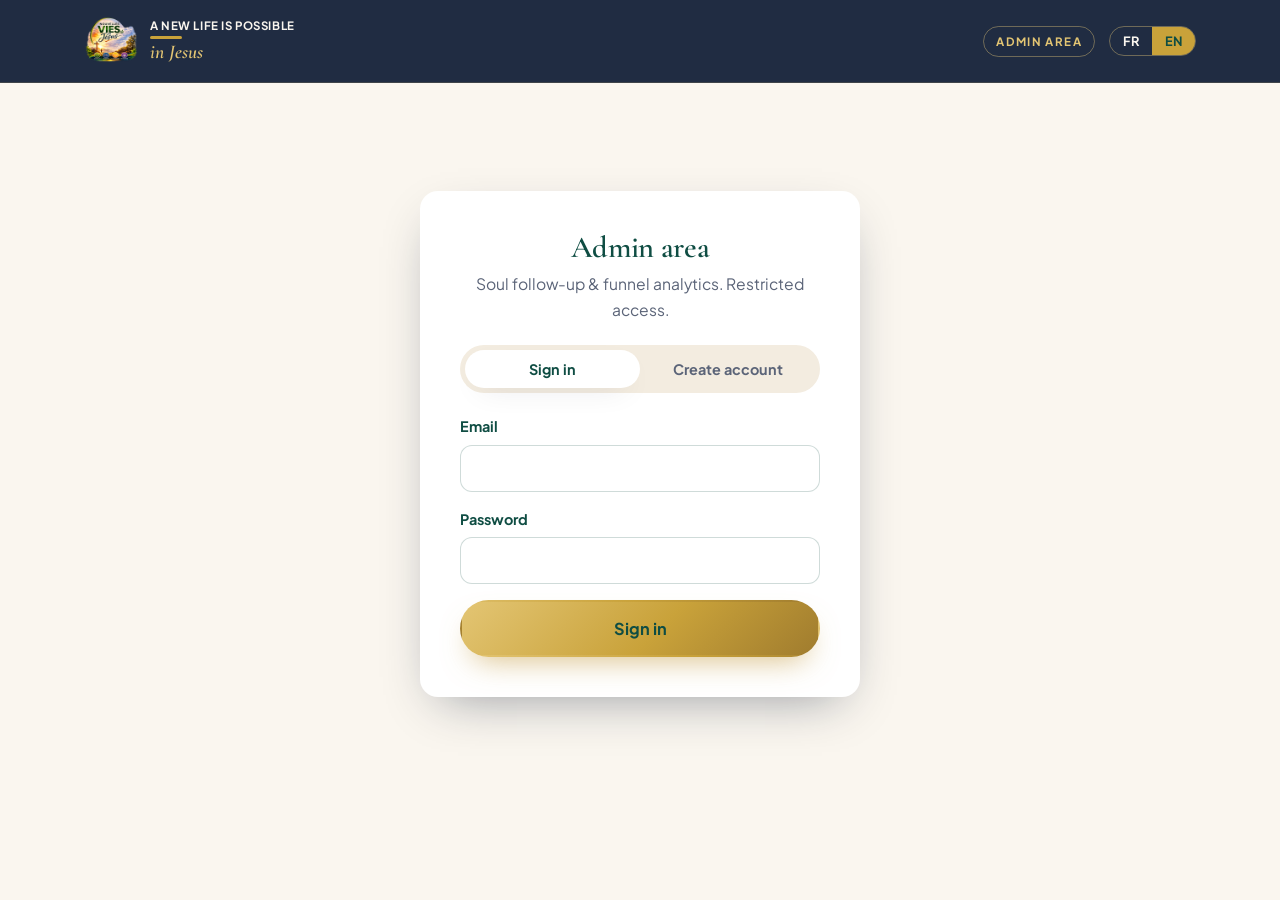
<file: admin.html>
<!DOCTYPE html>
<html lang="fr">
<head>
  <meta charset="UTF-8" />
  <meta name="viewport" content="width=device-width, initial-scale=1.0" />
  <title>Espace responsable — Nouvelles Vies en Jésus</title>
  <meta name="robots" content="noindex, nofollow" />
  <link rel="preconnect" href="https://fonts.googleapis.com" />
  <link rel="preconnect" href="https://fonts.gstatic.com" crossorigin />
  <link href="https://fonts.googleapis.com/css2?family=Cormorant+Garamond:ital,wght@0,500;0,600;1,500;1,600&family=Plus+Jakarta+Sans:wght@400;500;600;700;800&display=swap" rel="stylesheet" />
  <link rel="stylesheet" href="assets/css/styles.css" />
  <link rel="stylesheet" href="assets/css/admin.css" />
  <link rel="icon" href="favicon.ico" sizes="any" />
  <link rel="icon" type="image/png" sizes="32x32" href="assets/img/favicon-32.png" />
  <link rel="icon" type="image/png" sizes="16x16" href="assets/img/favicon-16.png" />
  <link rel="apple-touch-icon" href="assets/img/apple-touch-icon.png" />
  <meta name="theme-color" content="#0f4d43" />
</head>
<body>
  <header class="site-header">
    <nav class="nav">
      <a class="brand" href="index.html">
        <img class="brand-logo-img" src="assets/img/logo-main.png" alt="Nouvelles Vies en Jésus" width="54" height="54" />
        <span class="brand-name">
          <span class="bn-top" data-ai="brand.tag1">Une Nouvelle Vie est possible</span>
          <span class="brand-bar"></span>
          <span class="bn-bottom" data-ai="brand.tag2">en Jésus</span>
        </span>
      </a>
      <div class="nav-actions">
        <span class="admin-badge" data-ai="admin.area">Espace responsable</span>
        <div class="lang-switch" role="group" aria-label="Langue">
          <button data-lang="fr">FR</button>
          <button data-lang="en">EN</button>
        </div>
        <button class="btn-logout" id="logout-btn" hidden data-ai="admin.logout">Déconnexion</button>
      </div>
    </nav>
  </header>

  <!-- ============== VUE AUTH ============== -->
  <main class="admin-main" id="view-auth">
    <div class="auth-card">
      <div class="auth-head">
        <h1 data-ai="auth.title">Espace responsable</h1>
        <p data-ai="auth.sub">Suivi des âmes & statistiques du tunnel. Accès réservé.</p>
      </div>

      <div class="auth-tabs">
        <button class="auth-tab active" data-tab="login" data-ai="auth.tab.login">Connexion</button>
        <button class="auth-tab" data-tab="signup" data-ai="auth.tab.signup">Créer un compte</button>
      </div>

      <!-- Connexion -->
      <form class="auth-form" id="login-form">
        <div class="field">
          <label for="login-email" data-ai="auth.email">Email</label>
          <input id="login-email" type="email" autocomplete="email" required />
        </div>
        <div class="field">
          <label for="login-password" data-ai="auth.password">Mot de passe</label>
          <input id="login-password" type="password" autocomplete="current-password" required />
        </div>
        <button type="submit" class="btn btn-primary btn-block" data-ai="auth.login.cta">Se connecter</button>
      </form>

      <!-- Inscription -->
      <form class="auth-form" id="signup-form" hidden>
        <div class="field">
          <label for="signup-name" data-ai="auth.name">Ton nom</label>
          <input id="signup-name" type="text" autocomplete="name" />
        </div>
        <div class="field">
          <label for="signup-email" data-ai="auth.email">Email</label>
          <input id="signup-email" type="email" autocomplete="email" required />
        </div>
        <div class="field">
          <label for="signup-password" data-ai="auth.password.new">Mot de passe (8 caractères min.)</label>
          <input id="signup-password" type="password" autocomplete="new-password" minlength="8" required />
        </div>
        <div class="field">
          <label for="signup-code" data-ai="auth.code">Code d'invitation</label>
          <input id="signup-code" type="text" autocomplete="off" required />
          <small class="hint" data-ai="auth.code.hint">Fourni par l'administrateur du site (variable ADMIN_SIGNUP_CODE).</small>
        </div>
        <button type="submit" class="btn btn-primary btn-block" data-ai="auth.signup.cta">Créer mon compte</button>
      </form>

      <p class="auth-msg" id="auth-msg" hidden></p>
    </div>
  </main>

  <!-- ============== VUE DASHBOARD ============== -->
  <main class="admin-main" id="view-dash" hidden>
    <div class="dash-top">
      <div>
        <h1 id="dash-greeting">Bonjour</h1>
        <p class="dash-meta" id="dash-meta"></p>
      </div>
      <div class="dash-actions">
        <button class="btn-soft" id="refresh-btn" data-ai="dash.refresh">↻ Rafraîchir</button>
      </div>
    </div>

    <p class="dash-error" id="dash-error" hidden></p>

    <!-- KPI -->
    <section class="kpi-grid" id="kpi-grid"></section>

    <!-- Activation du tunnel (ce qui se passe AVANT la capture) -->
    <section class="panel">
      <div class="panel-head">
        <h2 data-ai="act.title">Activation du tunnel — 30 derniers jours</h2>
        <span class="panel-hint" data-ai="act.hint">Ce qui se passe avant la capture : visites, quiz, opt-in, prière.</span>
      </div>
      <div id="activation-body"></div>
    </section>

    <!-- Origine des visiteurs (pays + villes) -->
    <section class="panel">
      <div class="panel-head">
        <div>
          <h2 data-ai="geo.title">Origine des visiteurs — 30 derniers jours</h2>
          <span class="panel-hint" data-ai="geo.hint">Pays et ville détectés par Netlify à partir de l'IP (jamais stockée). Aucune donnée personnelle.</span>
        </div>
        <div class="geo-toggles">
          <div class="view-toggle" id="geo-audience-toggle" role="group" aria-label="Audience">
            <button data-audience="humans" data-ai="geo.aud.humans">👤 Humains</button>
            <button data-audience="bots" data-ai="geo.aud.bots">🤖 Robots</button>
          </div>
          <div class="view-toggle" id="geo-view-toggle" role="group" aria-label="Mode d'affichage">
            <button data-view="list" data-ai="geo.view.list">Liste</button>
            <button data-view="map" data-ai="geo.view.map">Carte</button>
          </div>
        </div>
      </div>
      <div id="geo-body"></div>
    </section>

    <!-- Graphiques -->
    <section class="charts">
      <div class="chart-card">
        <h3 data-ai="chart.funnel">Tunnel de conversion</h3>
        <div id="chart-funnel" class="funnel"></div>
      </div>
      <div class="chart-card">
        <h3 data-ai="chart.persona">Par profil (persona)</h3>
        <div id="chart-persona" class="barlist"></div>
      </div>
      <div class="chart-card">
        <h3 data-ai="chart.lang">Par langue</h3>
        <div id="chart-lang" class="barlist"></div>
      </div>
      <div class="chart-card">
        <h3 data-ai="chart.source">Sources principales</h3>
        <div id="chart-source" class="barlist"></div>
      </div>
      <div class="chart-card wide">
        <h3 data-ai="chart.timeseries">Nouvelles âmes — 30 derniers jours</h3>
        <div id="chart-timeseries" class="spark-wrap"></div>
      </div>
      <div class="chart-card">
        <h3 data-ai="chart.nurturing">Nurturing envoyé</h3>
        <div id="chart-nurturing" class="barlist"></div>
      </div>
    </section>

    <!-- À relancer -->
    <section class="panel">
      <div class="panel-head">
        <h2 data-ai="followup.title">À relancer en priorité</h2>
        <span class="panel-hint" data-ai="followup.hint">Âmes au stade « Lead », sans RDV, depuis 7 jours ou plus.</span>
      </div>
      <div id="followup-list" class="followup-list"></div>
    </section>

    <!-- Table des âmes -->
    <section class="panel">
      <div class="panel-head">
        <h2 data-ai="leads.title">Toutes les âmes</h2>
        <div class="panel-tools">
          <div class="view-toggle" id="leads-view-toggle" role="group" aria-label="Mode d'affichage">
            <button data-view="table" data-ai="leads.view.table">Tableau</button>
            <button data-view="cards" data-ai="leads.view.cards">Fiches</button>
          </div>
          <input type="search" id="lead-search" data-ai-ph="leads.search" placeholder="Rechercher (nom, email)…" />
          <select id="filter-persona"><option value="" data-ai="leads.allpersona">Tous profils</option></select>
          <select id="filter-stage"><option value="" data-ai="leads.allstage">Toutes étapes</option></select>
          <button class="btn-soft" id="export-btn" data-ai="leads.export">⤓ Export CSV</button>
        </div>
      </div>
      <div id="leads-view">
        <div class="table-wrap" id="leads-table-wrap">
          <table class="leads-table" id="leads-table">
            <thead>
              <tr>
                <th data-ai="th.name">Nom</th>
                <th data-ai="th.contact">Contact</th>
                <th data-ai="th.persona">Profil</th>
                <th data-ai="th.entered">Entrée</th>
                <th data-ai="th.stage">Étape</th>
                <th data-ai="th.actions">Actions</th>
              </tr>
            </thead>
            <tbody id="leads-tbody"></tbody>
          </table>
        </div>
        <div class="leads-cards" id="leads-cards" hidden></div>
        <p class="table-empty" id="table-empty" hidden data-ai="leads.empty">Aucune âme pour ces filtres.</p>
      </div>
    </section>

    <footer class="dash-foot">
      <span>© <span id="dash-year">2026</span> Nouvelles Vies en Jésus</span>
      <a href="index.html" data-ai="dash.backsite">← Retour au site</a>
    </footer>
  </main>

  <script src="assets/js/admin-data.js"></script>
  <script src="assets/js/admin.js"></script>
</body>
</html>
</file>
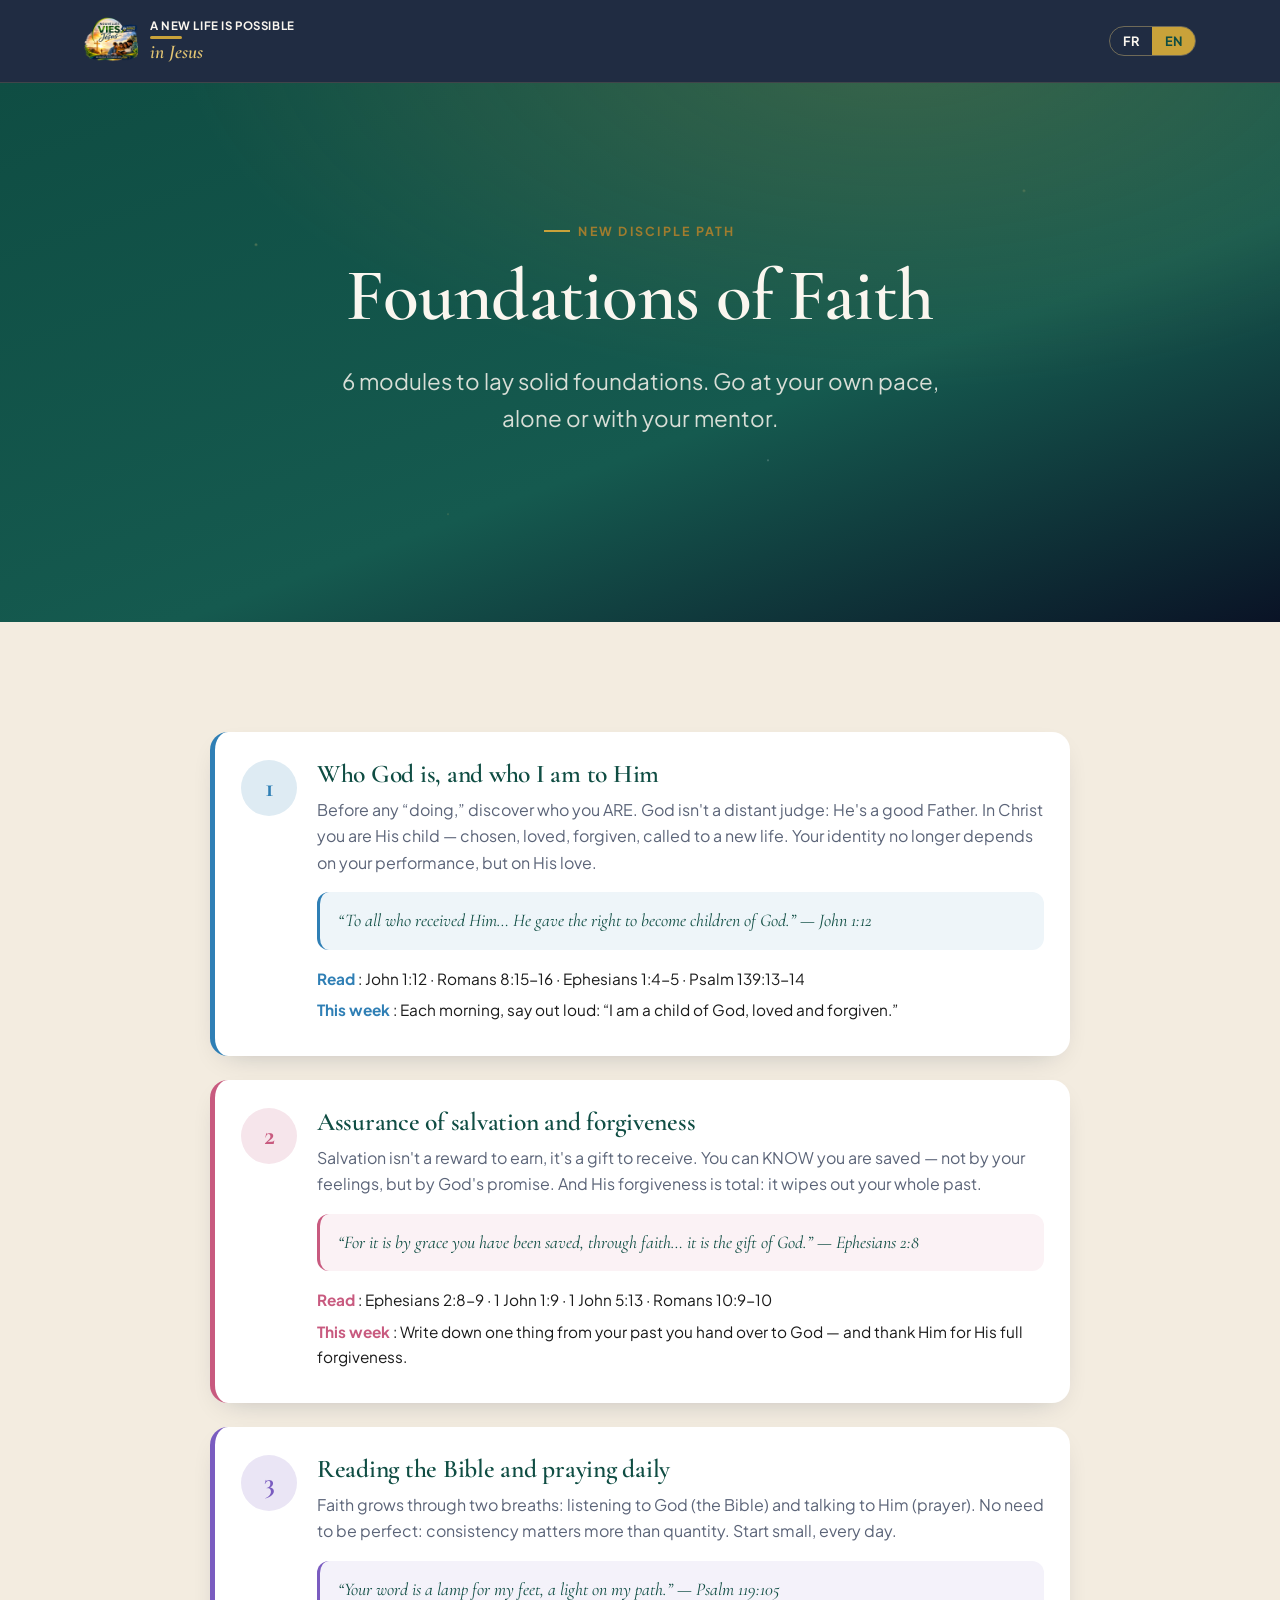
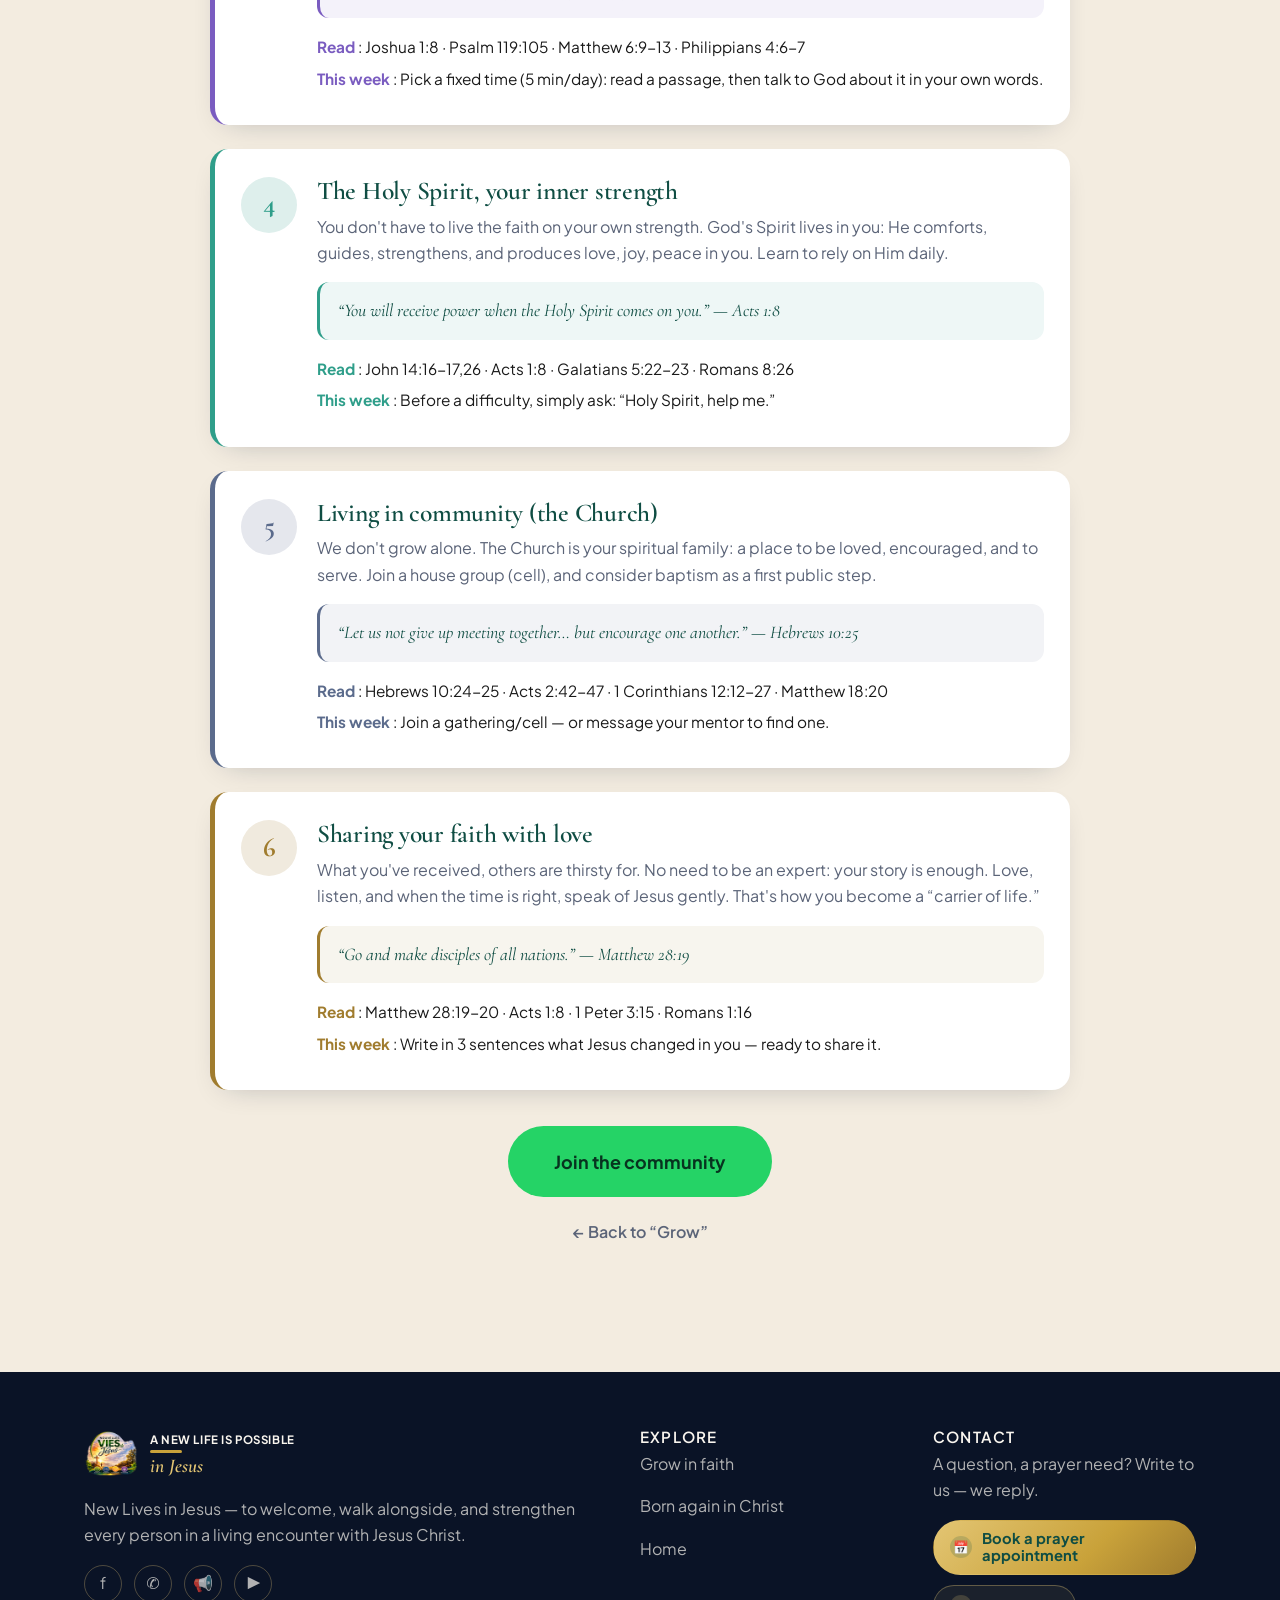
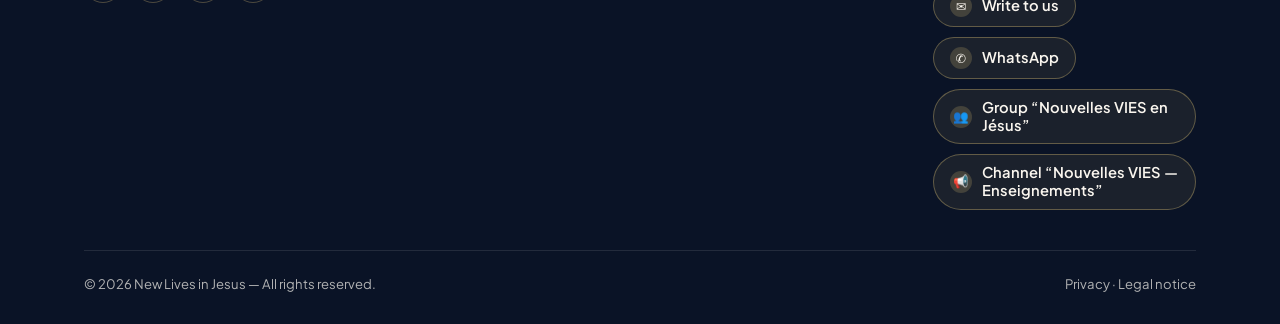
<file: fondations.html>
<!DOCTYPE html>
<html lang="fr">
<head>
  <meta charset="UTF-8" />
  <meta name="viewport" content="width=device-width, initial-scale=1.0" />
  <title>Fondations de la foi — Nouvelles Vies en Jésus</title>
  <meta name="description" content="6 modules pour poser des bases solides : identité en Christ, salut assuré, Bible & prière, Saint-Esprit, l'Église, partager sa foi." />
  <meta name="robots" content="noindex" />
  <link rel="preconnect" href="https://fonts.googleapis.com" />
  <link rel="preconnect" href="https://fonts.gstatic.com" crossorigin />
  <link href="https://fonts.googleapis.com/css2?family=Cormorant+Garamond:ital,wght@0,500;0,600;1,500;1,600&family=Plus+Jakarta+Sans:wght@400;500;600;700;800&display=swap" rel="stylesheet" />
  <link rel="stylesheet" href="assets/css/styles.css" />
  <link rel="icon" href="favicon.ico" sizes="any" />
  <link rel="icon" type="image/png" sizes="32x32" href="assets/img/favicon-32.png" />
  <link rel="icon" type="image/png" sizes="16x16" href="assets/img/favicon-16.png" />
  <link rel="apple-touch-icon" href="assets/img/apple-touch-icon.png" />
  <link rel="manifest" href="site.webmanifest" />
  <meta name="theme-color" content="#0f4d43" />
</head>
<body>
  <header class="site-header">
    <nav class="nav">
      <a class="brand" href="index.html">
        <img class="brand-logo-img" src="assets/img/logo-grandir.png" alt="Nouvelles Vies en Jésus" width="54" height="54" />
        <span class="brand-name">
          <span class="bn-top" data-i18n="brand.tag1">Une Nouvelle Vie est possible</span>
          <span class="brand-bar"></span>
          <span class="bn-bottom" data-i18n="brand.tag2">en Jésus</span>
        </span>
      </a>
      <div class="nav-actions">
        <div class="lang-switch" role="group" aria-label="Langue">
          <button data-lang="fr">FR</button>
          <button data-lang="en">EN</button>
        </div>
      </div>
    </nav>
  </header>

  <section class="hero">
    <div class="container">
      <span class="eyebrow" data-i18n="fond.hero.eyebrow">Parcours du nouveau disciple</span>
      <h1 data-i18n="fond.hero.title">Fondations de la foi</h1>
      <p class="hero-sub" data-i18n="fond.hero.sub">6 modules pour poser des bases solides…</p>
    </div>
  </section>

  <section class="bg-cream-2">
    <div class="container">
      <div class="modules">

        <article class="module reveal" style="--accent:var(--p1)">
          <div class="module-num">1</div>
          <div class="module-body">
            <h2 data-i18n="gr.mod1">Qui est Dieu, et qui je suis pour Lui</h2>
            <p class="module-obj" data-i18n="fond.mod1.obj"></p>
            <blockquote class="module-key" data-i18n="fond.mod1.key"></blockquote>
            <div class="module-meta">
              <p><strong data-i18n="fond.label.verses">À lire</strong> : <span data-i18n="fond.mod1.verses"></span></p>
              <p><strong data-i18n="fond.label.do">Cette semaine</strong> : <span data-i18n="fond.mod1.do"></span></p>
            </div>
          </div>
        </article>

        <article class="module reveal" style="--accent:var(--p2)">
          <div class="module-num">2</div>
          <div class="module-body">
            <h2 data-i18n="gr.mod2">L'assurance du salut et le pardon</h2>
            <p class="module-obj" data-i18n="fond.mod2.obj"></p>
            <blockquote class="module-key" data-i18n="fond.mod2.key"></blockquote>
            <div class="module-meta">
              <p><strong data-i18n="fond.label.verses">À lire</strong> : <span data-i18n="fond.mod2.verses"></span></p>
              <p><strong data-i18n="fond.label.do">Cette semaine</strong> : <span data-i18n="fond.mod2.do"></span></p>
            </div>
          </div>
        </article>

        <article class="module reveal" style="--accent:var(--p3)">
          <div class="module-num">3</div>
          <div class="module-body">
            <h2 data-i18n="gr.mod3">Lire la Bible et prier au quotidien</h2>
            <p class="module-obj" data-i18n="fond.mod3.obj"></p>
            <blockquote class="module-key" data-i18n="fond.mod3.key"></blockquote>
            <div class="module-meta">
              <p><strong data-i18n="fond.label.verses">À lire</strong> : <span data-i18n="fond.mod3.verses"></span></p>
              <p><strong data-i18n="fond.label.do">Cette semaine</strong> : <span data-i18n="fond.mod3.do"></span></p>
            </div>
          </div>
        </article>

        <article class="module reveal" style="--accent:var(--p4)">
          <div class="module-num">4</div>
          <div class="module-body">
            <h2 data-i18n="gr.mod4">Le Saint-Esprit, ta force intérieure</h2>
            <p class="module-obj" data-i18n="fond.mod4.obj"></p>
            <blockquote class="module-key" data-i18n="fond.mod4.key"></blockquote>
            <div class="module-meta">
              <p><strong data-i18n="fond.label.verses">À lire</strong> : <span data-i18n="fond.mod4.verses"></span></p>
              <p><strong data-i18n="fond.label.do">Cette semaine</strong> : <span data-i18n="fond.mod4.do"></span></p>
            </div>
          </div>
        </article>

        <article class="module reveal" style="--accent:var(--p5)">
          <div class="module-num">5</div>
          <div class="module-body">
            <h2 data-i18n="gr.mod5">Vivre en communauté (l'Église)</h2>
            <p class="module-obj" data-i18n="fond.mod5.obj"></p>
            <blockquote class="module-key" data-i18n="fond.mod5.key"></blockquote>
            <div class="module-meta">
              <p><strong data-i18n="fond.label.verses">À lire</strong> : <span data-i18n="fond.mod5.verses"></span></p>
              <p><strong data-i18n="fond.label.do">Cette semaine</strong> : <span data-i18n="fond.mod5.do"></span></p>
            </div>
          </div>
        </article>

        <article class="module reveal" style="--accent:var(--gold-deep)">
          <div class="module-num">6</div>
          <div class="module-body">
            <h2 data-i18n="gr.mod6">Partager ta foi avec amour</h2>
            <p class="module-obj" data-i18n="fond.mod6.obj"></p>
            <blockquote class="module-key" data-i18n="fond.mod6.key"></blockquote>
            <div class="module-meta">
              <p><strong data-i18n="fond.label.verses">À lire</strong> : <span data-i18n="fond.mod6.verses"></span></p>
              <p><strong data-i18n="fond.label.do">Cette semaine</strong> : <span data-i18n="fond.mod6.do"></span></p>
            </div>
          </div>
        </article>

      </div>

      <div class="center reveal" style="margin-top:36px">
        <a class="btn btn-whatsapp btn-lg" href="https://chat.whatsapp.com/0vazCnCIMag0OAsYUtuO1z" target="_blank" rel="noopener" data-i18n="fond.cta">Rejoindre la communauté</a>
        <p class="mt-2"><a href="grandir.html" style="color:var(--muted);font-weight:600" data-i18n="fond.back">← Revenir à « Grandir »</a></p>
      </div>
    </div>
  </section>


  <script src="assets/js/config.js"></script>
  <script src="assets/js/i18n.js"></script>
  <script src="assets/js/main.js"></script>
  <script src="assets/js/footer.js"></script>
</body>
</html>
</file>
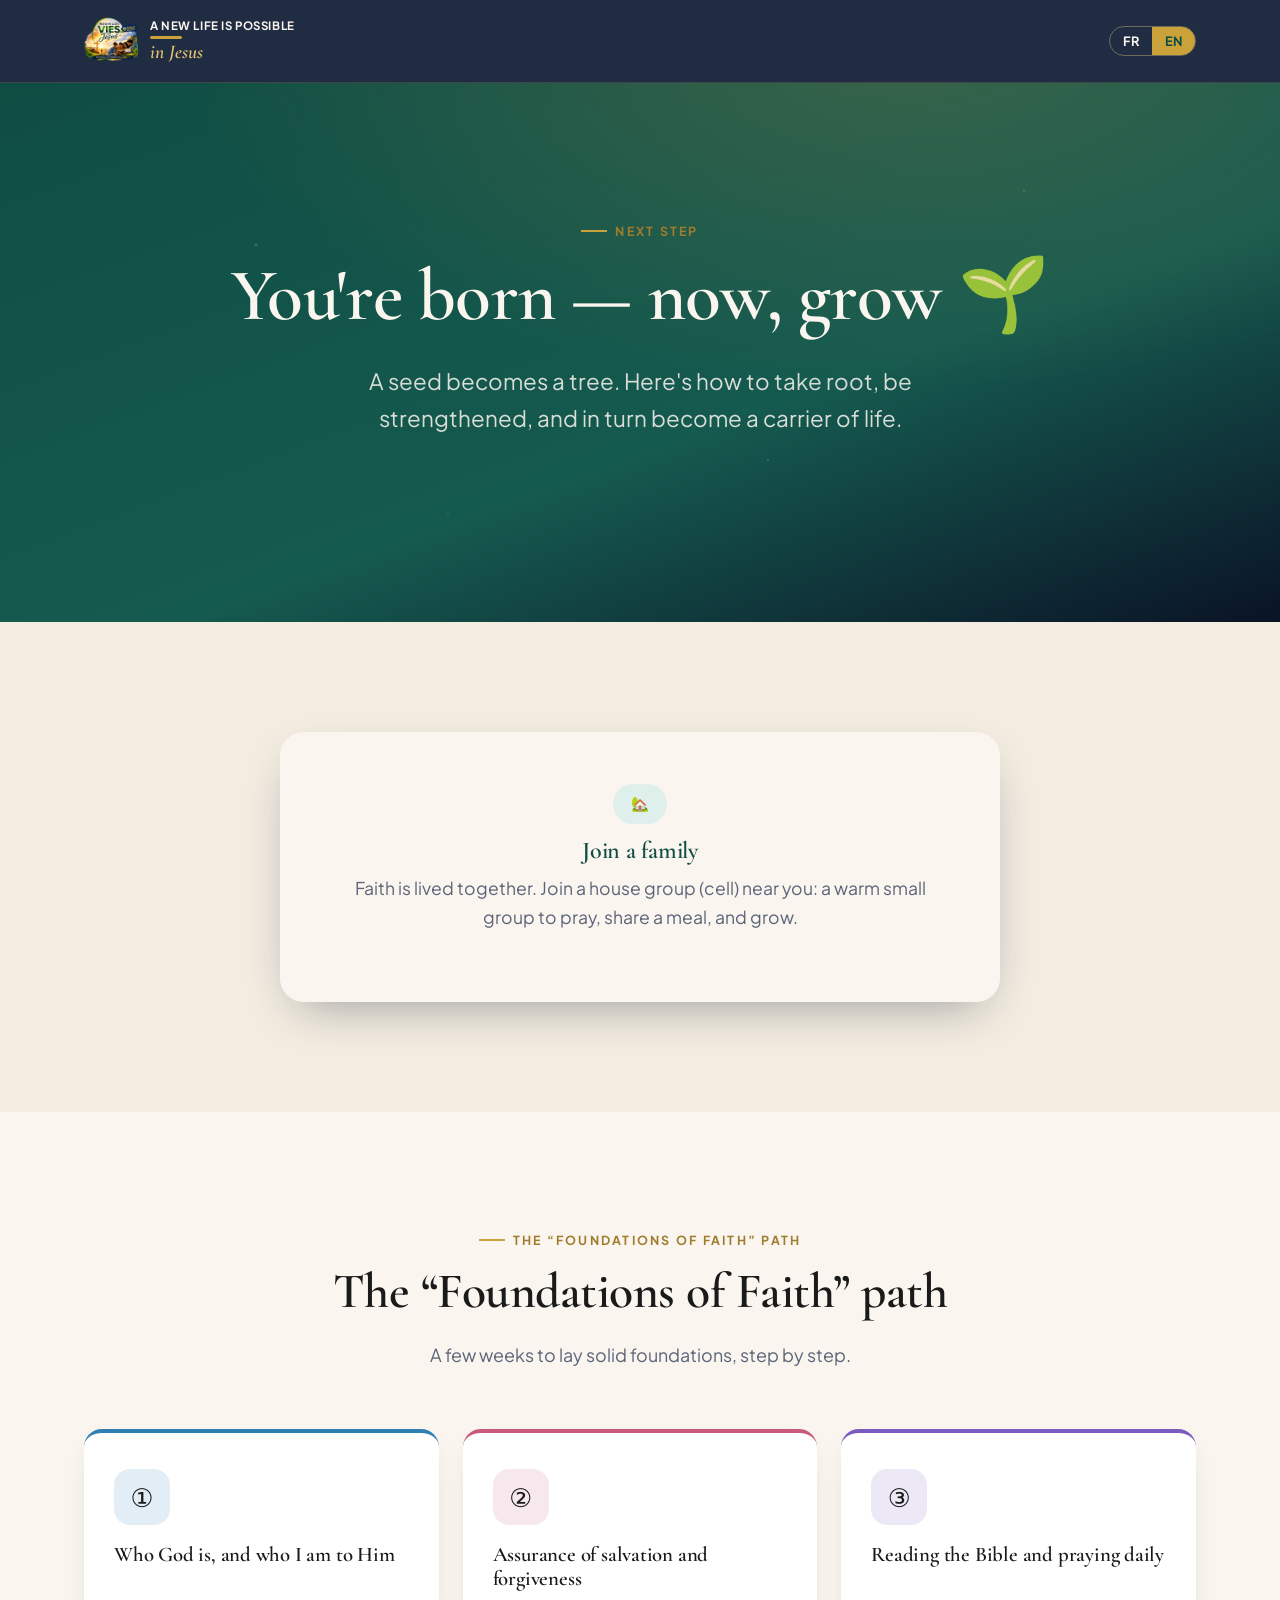
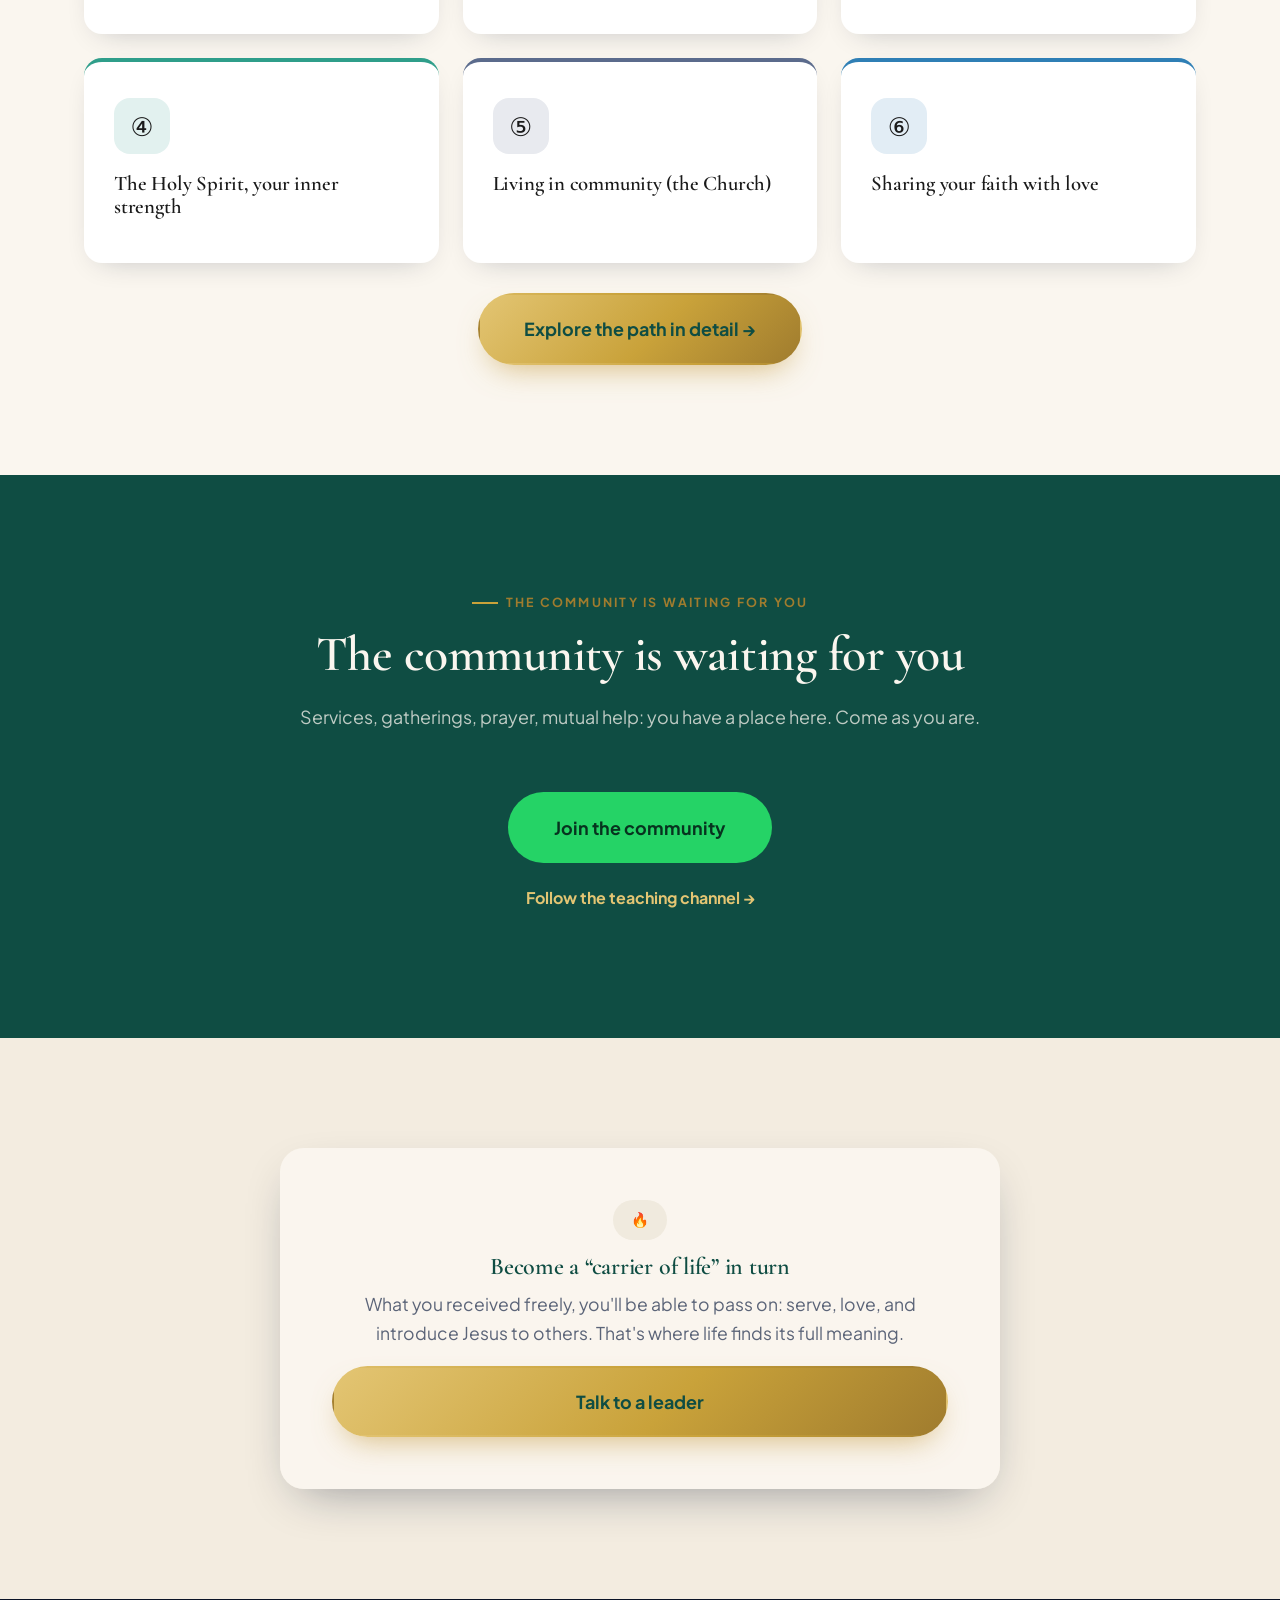
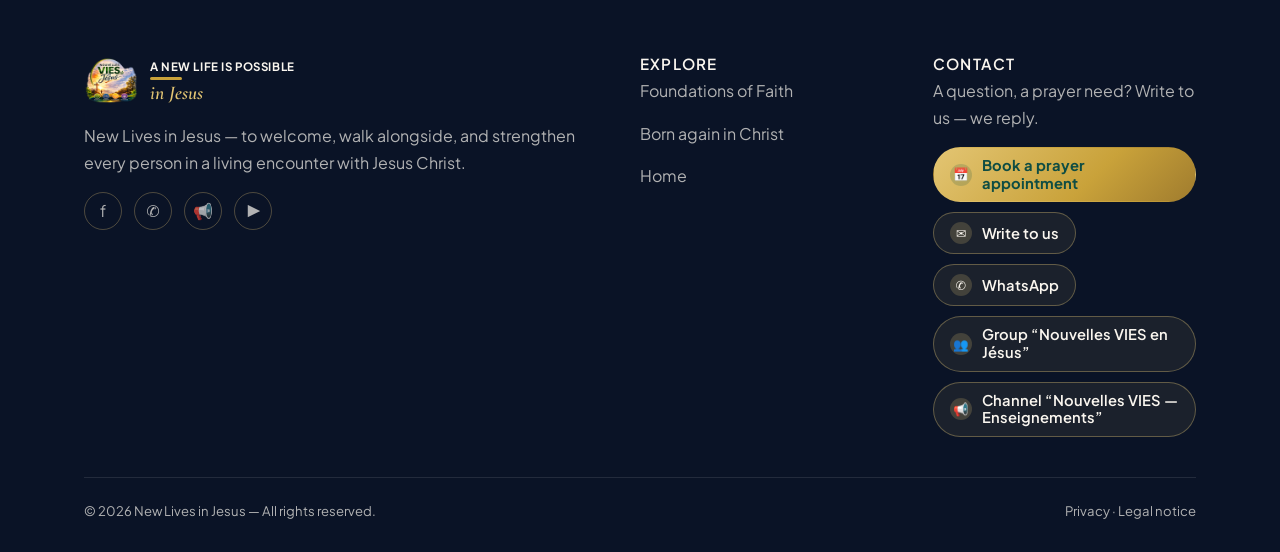
<file: grandir.html>
<!DOCTYPE html>
<html lang="fr">
<head>
  <meta charset="UTF-8" />
  <meta name="viewport" content="width=device-width, initial-scale=1.0" />
  <title>Grandir dans la foi — Nouvelles Vies en Jésus</title>
  <meta name="description" content="Né de nouveau ? Voici comment t'enraciner : groupe de maison, parcours Fondations de la foi, communauté, et devenir un porteur de vie." />
  <meta name="robots" content="noindex" />
  <link rel="preconnect" href="https://fonts.googleapis.com" />
  <link rel="preconnect" href="https://fonts.gstatic.com" crossorigin />
  <link href="https://fonts.googleapis.com/css2?family=Cormorant+Garamond:ital,wght@0,500;0,600;1,500;1,600&family=Plus+Jakarta+Sans:wght@400;500;600;700;800&display=swap" rel="stylesheet" />
  <link rel="stylesheet" href="assets/css/styles.css" />
  <link rel="icon" href="favicon.ico" sizes="any" />
  <link rel="icon" type="image/png" sizes="32x32" href="assets/img/favicon-32.png" />
  <link rel="icon" type="image/png" sizes="16x16" href="assets/img/favicon-16.png" />
  <link rel="apple-touch-icon" href="assets/img/apple-touch-icon.png" />
  <link rel="manifest" href="site.webmanifest" />
  <meta name="theme-color" content="#0f4d43" />
</head>
<body>
  <header class="site-header">
    <nav class="nav">
      <a class="brand" href="index.html">
        <img class="brand-logo-img" src="assets/img/logo-grandir.png" alt="Nouvelles Vies en Jésus" width="54" height="54" />
        <span class="brand-name">
          <span class="bn-top" data-i18n="brand.tag1">Une Nouvelle Vie est possible</span>
          <span class="brand-bar"></span>
          <span class="bn-bottom" data-i18n="brand.tag2">en Jésus</span>
        </span>
      </a>
      <div class="nav-actions">
        <div class="lang-switch" role="group" aria-label="Langue">
          <button data-lang="fr">FR</button>
          <button data-lang="en">EN</button>
        </div>
      </div>
    </nav>
  </header>

  <!-- Hero -->
  <section class="hero">
    <div class="container">
      <span class="eyebrow" data-i18n="gr.hero.eyebrow">Étape suivante</span>
      <h1 data-i18n="gr.hero.title">Tu es né(e) — maintenant, grandis 🌱</h1>
      <p class="hero-sub" data-i18n="gr.hero.sub">Une graine devient un arbre…</p>
    </div>
  </section>

  <!-- Rejoindre une famille -->
  <section class="bg-cream-2">
    <div class="container">
      <div class="card narrow center reveal" style="max-width:720px">
        <span class="result-badge" style="--accent:var(--p4)">🏡</span>
        <h2 style="color:var(--navy)" data-i18n="gr.family.title">Rejoins une famille</h2>
        <p class="lead" data-i18n="gr.family.text">La foi se vit ensemble…</p>
      </div>
    </div>
  </section>

  <!-- Parcours Fondations de la foi -->
  <section>
    <div class="container">
      <div class="section-head reveal">
        <span class="eyebrow" data-i18n="gr.path.title">Le parcours « Fondations de la foi »</span>
        <h2 data-i18n="gr.path.title">Le parcours « Fondations de la foi »</h2>
        <p data-i18n="gr.path.sub">Quelques semaines pour poser des bases solides.</p>
      </div>
      <div class="doors">
        <article class="door p1 reveal"><div class="door-icon">①</div><h3 style="font-size:1.3rem" data-i18n="gr.mod1">Qui est Dieu, et qui je suis pour Lui</h3></article>
        <article class="door p2 reveal"><div class="door-icon">②</div><h3 style="font-size:1.3rem" data-i18n="gr.mod2">L'assurance du salut et le pardon</h3></article>
        <article class="door p3 reveal"><div class="door-icon">③</div><h3 style="font-size:1.3rem" data-i18n="gr.mod3">Lire la Bible et prier au quotidien</h3></article>
        <article class="door p4 reveal"><div class="door-icon">④</div><h3 style="font-size:1.3rem" data-i18n="gr.mod4">Le Saint-Esprit, ta force intérieure</h3></article>
        <article class="door p5 reveal"><div class="door-icon">⑤</div><h3 style="font-size:1.3rem" data-i18n="gr.mod5">Vivre en communauté (l'Église)</h3></article>
        <article class="door p1 reveal"><div class="door-icon">⑥</div><h3 style="font-size:1.3rem" data-i18n="gr.mod6">Partager ta foi avec amour</h3></article>
      </div>
      <div class="center reveal" style="margin-top:30px">
        <a class="btn btn-primary btn-lg" href="fondations.html" data-i18n="gr.path.cta">Découvrir le parcours en détail →</a>
      </div>
    </div>
  </section>

  <!-- Communauté -->
  <section class="bg-navy">
    <div class="container">
      <div class="section-head reveal">
        <span class="eyebrow" data-i18n="gr.comm.title">La communauté t'attend</span>
        <h2 data-i18n="gr.comm.title">La communauté t'attend</h2>
        <p data-i18n="gr.comm.text">Cultes, rencontres, prière, entraide…</p>
      </div>
      <div class="center reveal">
        <a class="btn btn-whatsapp btn-lg" href="https://chat.whatsapp.com/0vazCnCIMag0OAsYUtuO1z" target="_blank" rel="noopener" data-i18n="gr.comm.cta">Rejoindre la communauté</a>
        <p class="mt-2"><a href="https://whatsapp.com/channel/0029VbCXLHm72WToQsw68F0N" target="_blank" rel="noopener" style="color:var(--gold-light);font-weight:700" data-i18n="wta.channel">Suivre la chaîne d'enseignements →</a></p>
      </div>
    </div>
  </section>

  <!-- Devenir porteur de vie -->
  <section class="bg-cream-2">
    <div class="container">
      <div class="card narrow center reveal" style="max-width:720px">
        <span class="result-badge" style="--accent:var(--gold-deep)">🔥</span>
        <h2 style="color:var(--navy)" data-i18n="gr.serve.title">Deviens à ton tour un « porteur de vie »</h2>
        <p class="lead" data-i18n="gr.serve.text">Ce que tu as reçu gratuitement, tu pourras le transmettre…</p>
        <a class="btn btn-primary btn-lg btn-block" id="grow-cta" href="#" target="_blank" rel="noopener" data-i18n="gr.cta">Parler à un responsable</a>
      </div>
    </div>
  </section>


  <script src="assets/js/config.js"></script>
  <script src="assets/js/i18n.js"></script>
  <script src="assets/js/main.js"></script>
  <script src="assets/js/footer.js"></script>
  <script>
    (function () {
      var cfg = window.C2C_CONFIG || {};
      var g = document.getElementById("grow-cta");
      if (g && cfg.WHATSAPP) {
        var msg = encodeURIComponent("Bonjour, je veux grandir dans la foi et m'engager dans la communauté Nouvelles Vies en Jésus. 🙏");
        g.href = "https://wa.me/" + cfg.WHATSAPP + "?text=" + msg;
      }
    })();
  </script>
</body>
</html>
</file>
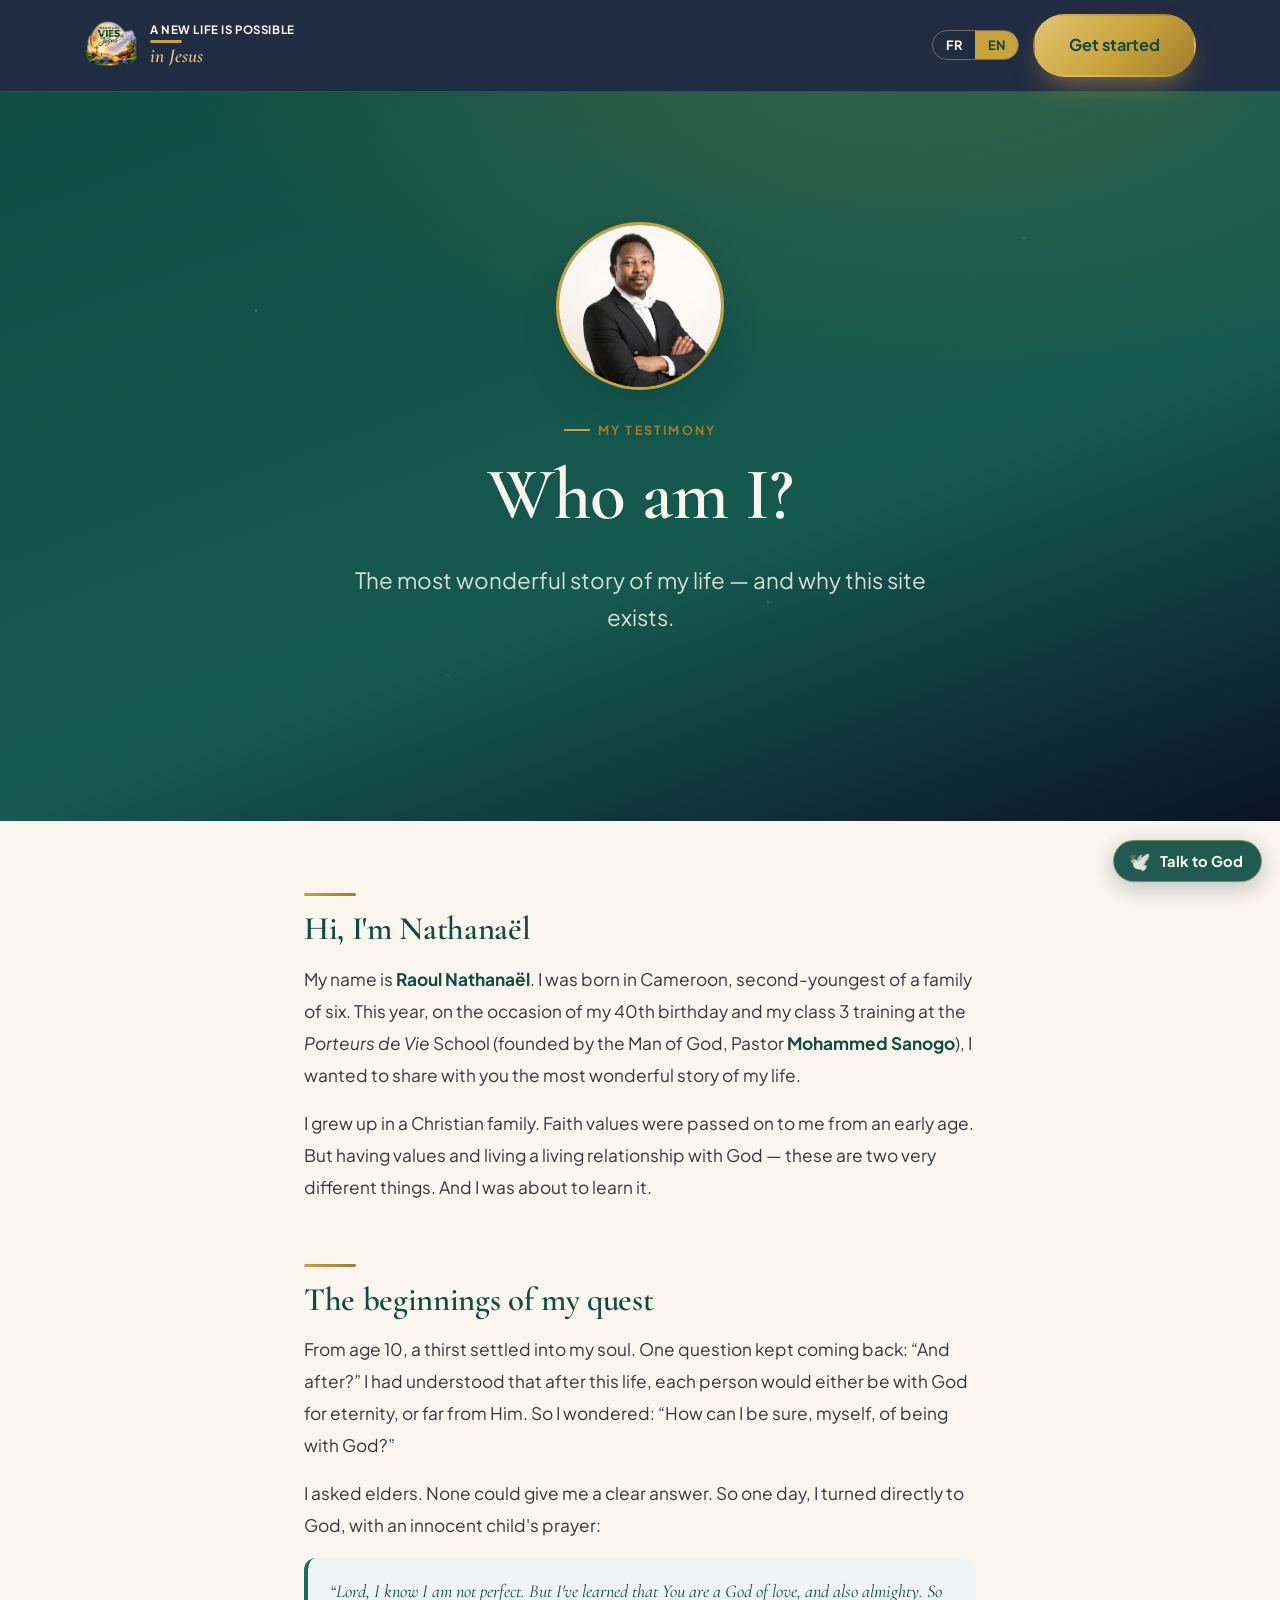
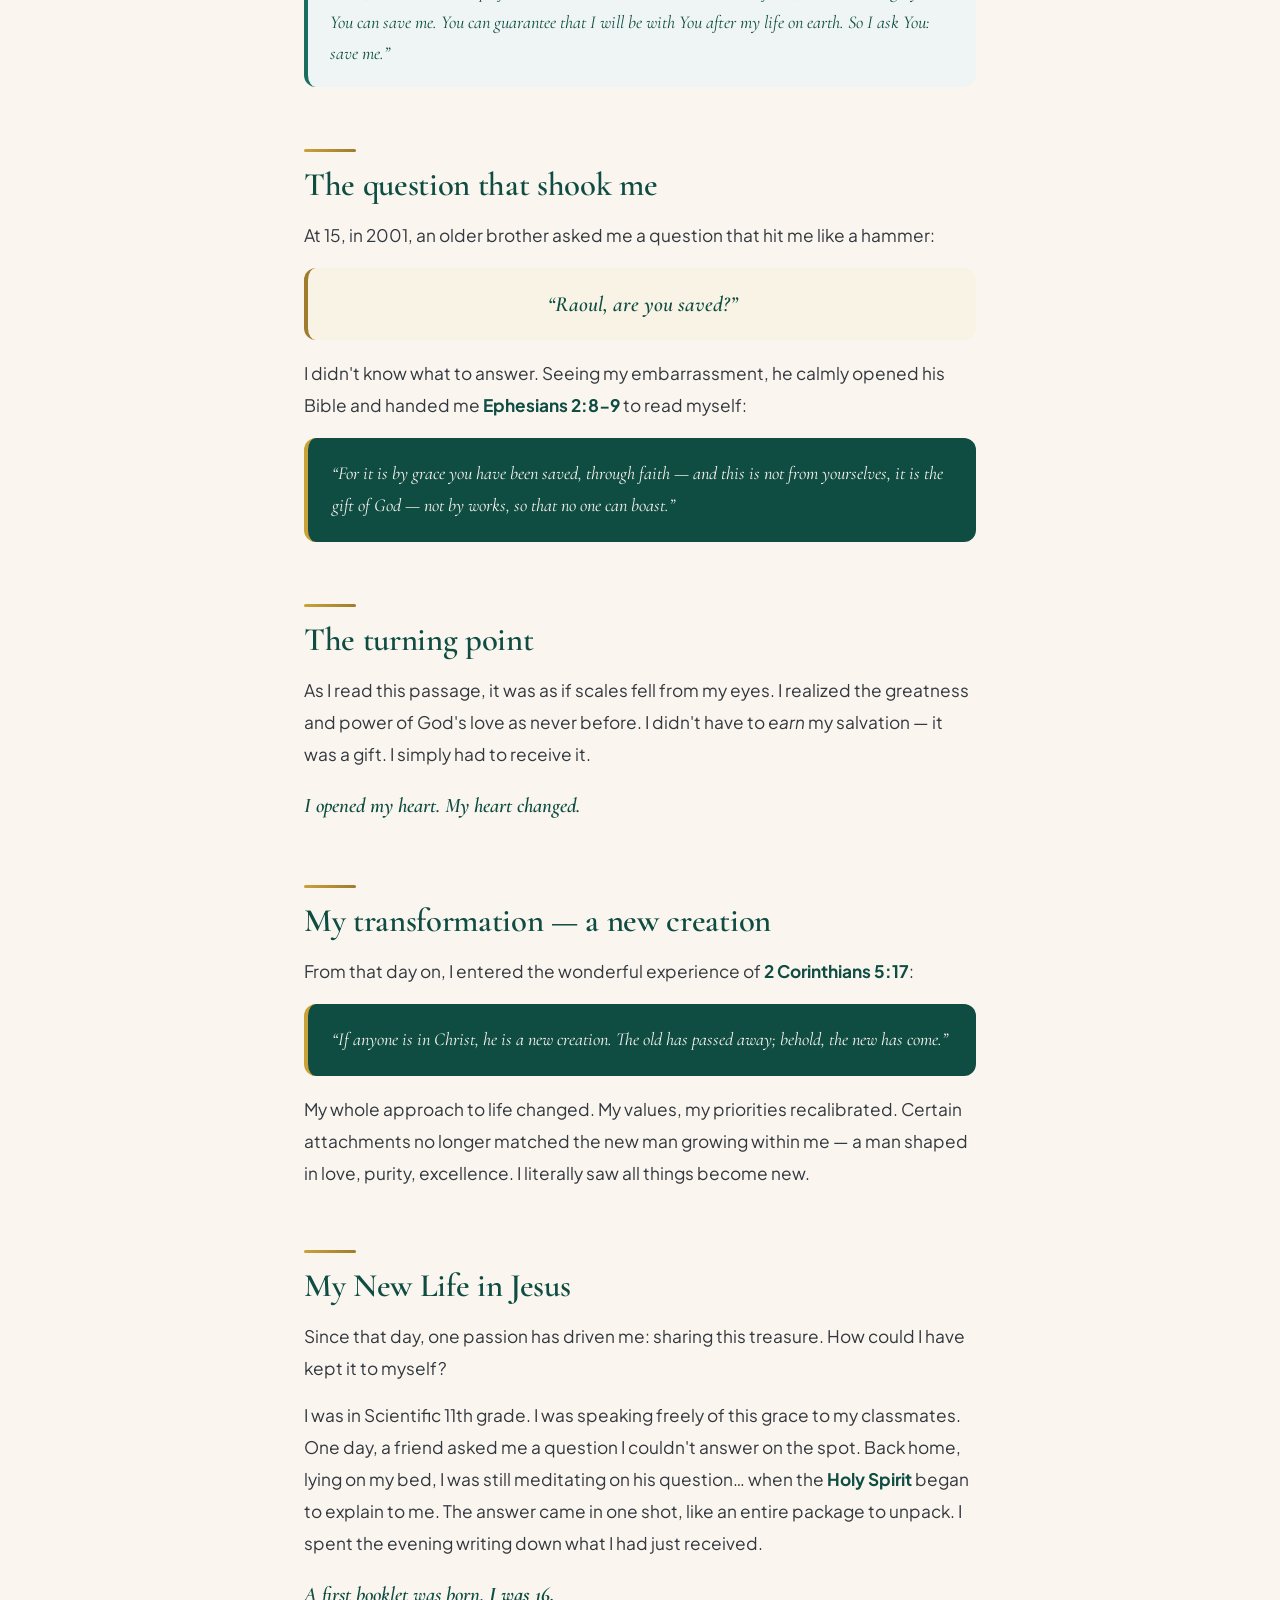
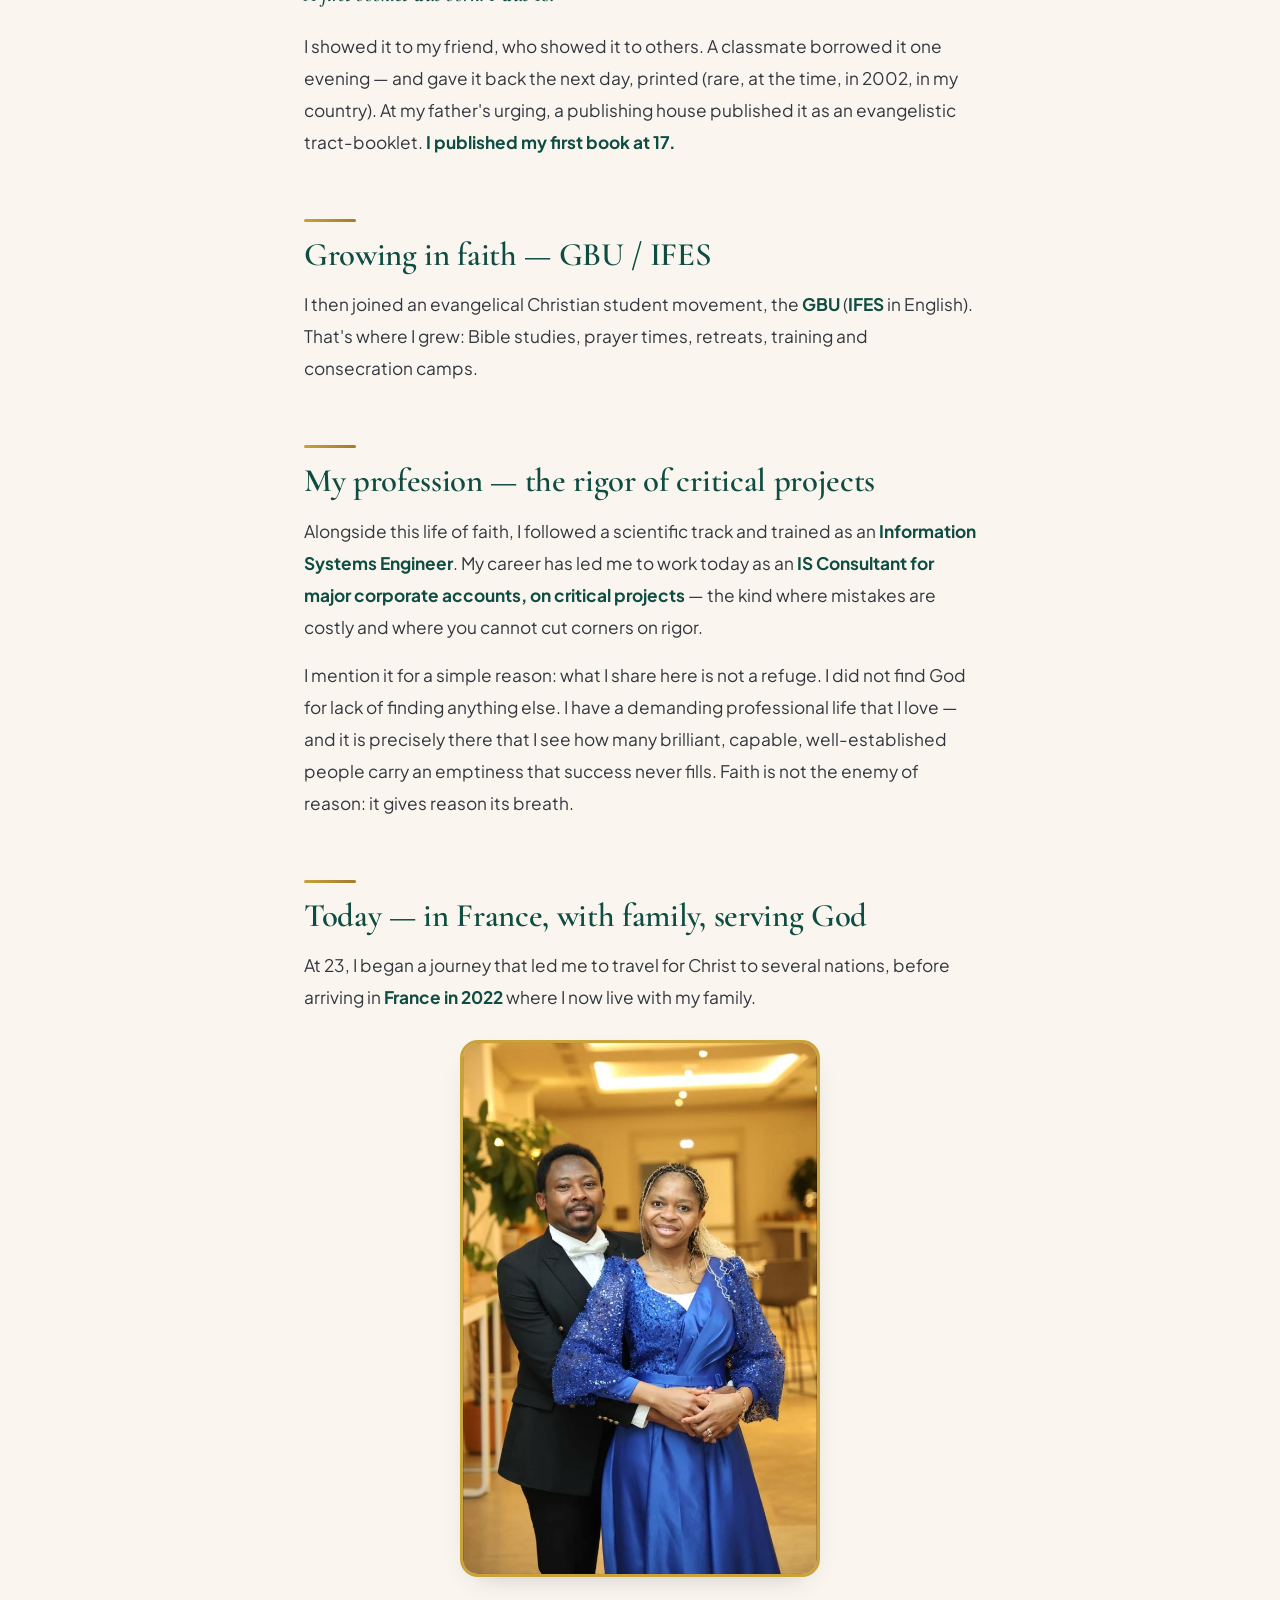
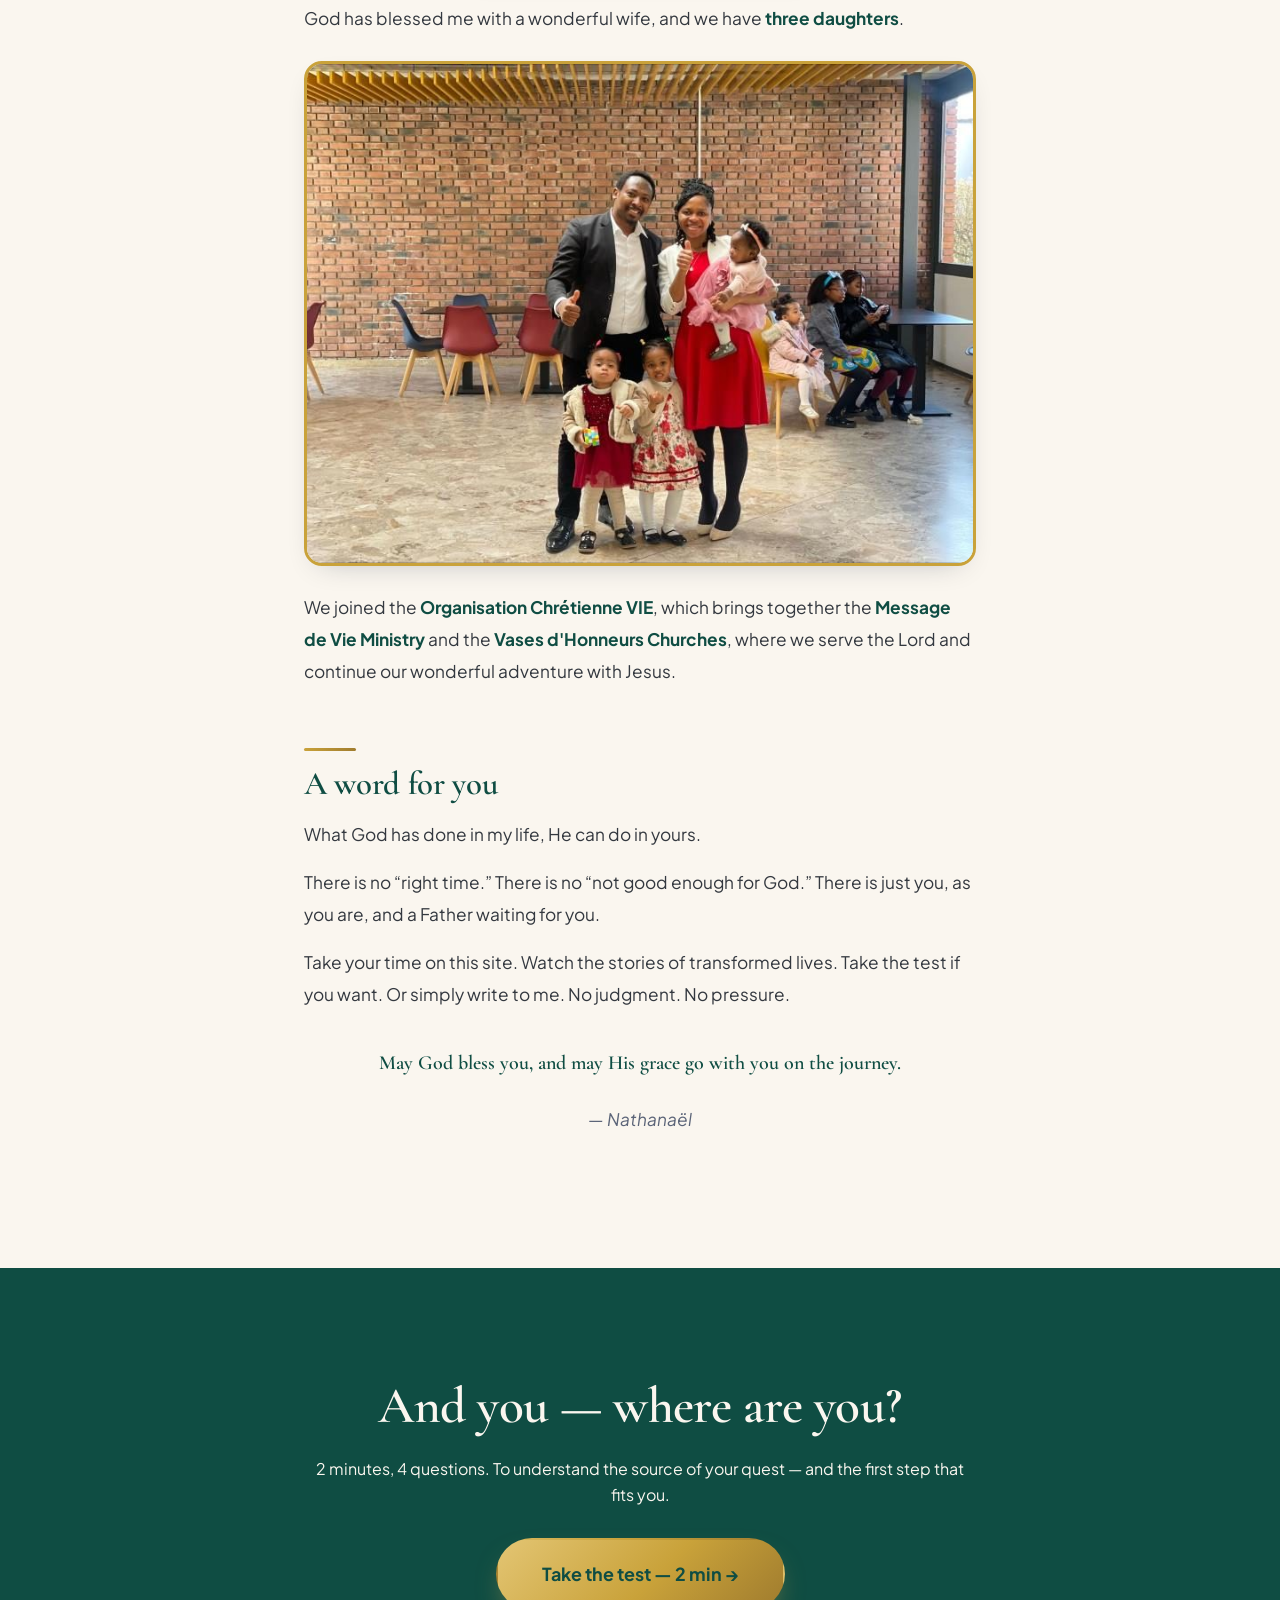
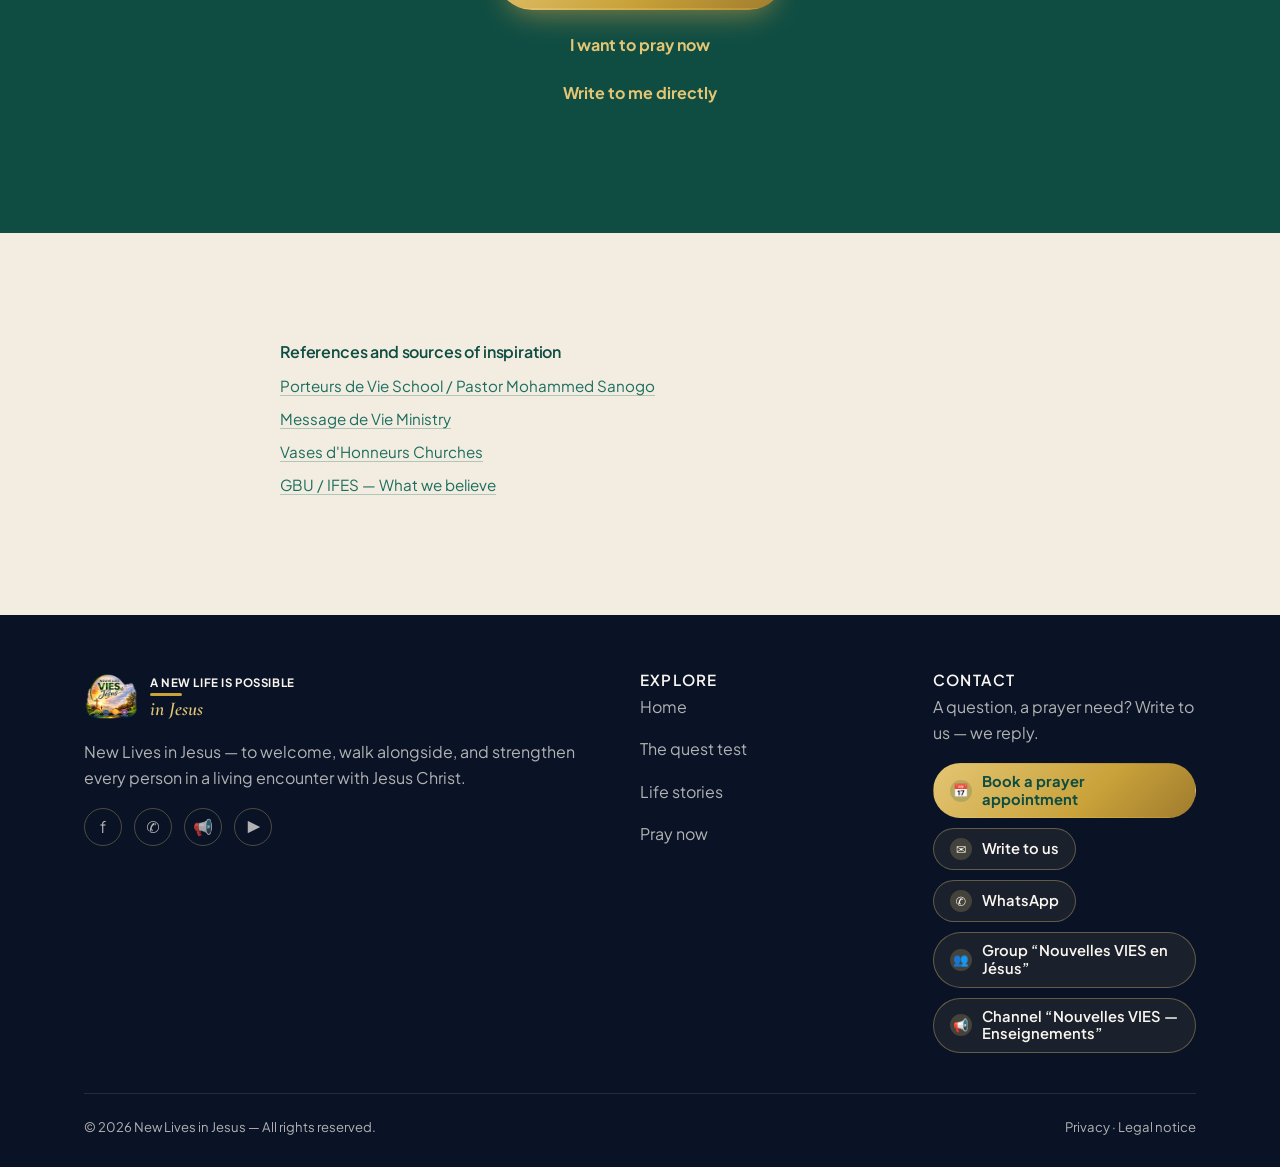
<file: histoire.html>
<!DOCTYPE html>
<html lang="fr">
<head>
  <meta charset="UTF-8" />
  <meta name="viewport" content="width=device-width, initial-scale=1.0" />
  <title data-i18n="story.pageTitle">Mon histoire — Nathanaël | Nouvelles Vies en Jésus</title>
  <meta name="description" content="L'histoire de Nathanaël : d'une question d'enfant sur l'éternité à une rencontre avec la grâce à 15 ans. Ingénieur SI, consultant en Grands Comptes, époux, père de trois filles — et passionné de partager ce trésor." />
  <meta property="og:title" content="Mon histoire — Nathanaël | Nouvelles Vies en Jésus" />
  <meta property="og:description" content="« Raoul, es-tu sauvé ? » — la question qui a tout changé." />
  <meta property="og:type" content="article" />
  <meta property="og:image" content="https://nouvellesviesenjesus.fr/assets/img/nathanael-portrait.jpg" />
  <link rel="preconnect" href="https://fonts.googleapis.com" />
  <link rel="preconnect" href="https://fonts.gstatic.com" crossorigin />
  <link href="https://fonts.googleapis.com/css2?family=Cormorant+Garamond:ital,wght@0,500;0,600;1,500;1,600&family=Plus+Jakarta+Sans:wght@400;500;600;700;800&display=swap" rel="stylesheet" />
  <link rel="stylesheet" href="assets/css/styles.css" />
  <link rel="icon" href="favicon.ico" sizes="any" />
  <link rel="icon" type="image/png" sizes="32x32" href="assets/img/favicon-32.png" />
  <link rel="icon" type="image/png" sizes="16x16" href="assets/img/favicon-16.png" />
  <link rel="apple-touch-icon" href="assets/img/apple-touch-icon.png" />
  <link rel="manifest" href="site.webmanifest" />
  <meta name="theme-color" content="#0f4d43" />
</head>
<body data-track="visite">

  <!-- ===== Header ===== -->
  <header class="site-header">
    <nav class="nav">
      <a class="brand" href="index.html">
        <img class="brand-logo-img" src="assets/img/logo-main.png" alt="Nouvelles Vies en Jésus" width="54" height="54" />
        <span class="brand-name">
          <span class="bn-top" data-i18n="brand.tag1">Une Nouvelle Vie est possible</span>
          <span class="brand-bar"></span>
          <span class="bn-bottom" data-i18n="brand.tag2">en Jésus</span>
        </span>
      </a>
      <div class="nav-actions">
        <div class="lang-switch" role="group" aria-label="Langue">
          <button data-lang="fr">FR</button>
          <button data-lang="en">EN</button>
        </div>
        <a class="btn btn-primary nav-cta" href="quiz.html" data-i18n="nav.cta">Je commence</a>
      </div>
    </nav>
  </header>

  <!-- ===== Hero ===== -->
  <section class="hero story-hero">
    <div class="container">
      <figure class="story-portrait">
        <img src="assets/img/nathanael-portrait.jpg" alt="Nathanaël — portrait"
             data-i18n-alt="story.alt.portrait" width="750" height="768" decoding="async" />
      </figure>
      <span class="eyebrow" style="justify-content:center" data-i18n="story.eyebrow">Mon témoignage</span>
      <h1 data-i18n="story.title">Qui suis-je&nbsp;?</h1>
      <p class="hero-sub" data-i18n="story.sub">L'histoire la plus merveilleuse de ma vie.</p>
    </div>
  </section>

  <!-- ===== Récit ===== -->
  <article class="story">
    <div class="container story-body">

      <section class="reveal">
        <h2 data-i18n="story.s1.t">Bonjour, moi c'est Nathanaël</h2>
        <p data-i18n-html="story.s1.p1">Je m'appelle Raoul Nathanaël…</p>
        <p data-i18n-html="story.s1.p2">J'ai grandi dans une famille chrétienne…</p>
      </section>

      <section class="reveal">
        <h2 data-i18n="story.s2.t">Les débuts de ma quête</h2>
        <p data-i18n-html="story.s2.p1">À partir de mes 10 ans, une soif s'est installée…</p>
        <p data-i18n-html="story.s2.p2">J'ai interrogé des aînés…</p>
        <blockquote class="story-quote" data-i18n-html="story.s2.q">« Seigneur, je sais que je ne suis pas parfait… »</blockquote>
      </section>

      <section class="reveal">
        <h2 data-i18n="story.s3.t">La question qui m'a bouleversé</h2>
        <p data-i18n-html="story.s3.p1">À 15 ans, en 2001, un grand frère m'a posé une question…</p>
        <blockquote class="story-quote story-quote-strong" data-i18n-html="story.s3.q">« Raoul, es-tu sauvé&nbsp;? »</blockquote>
        <p data-i18n-html="story.s3.p2">Je ne savais pas quoi répondre…</p>
        <blockquote class="story-verse" data-i18n-html="story.s3.v">« Car c'est par la grâce que vous êtes sauvés… »</blockquote>
      </section>

      <section class="reveal">
        <h2 data-i18n="story.s4.t">Le déclic</h2>
        <p data-i18n-html="story.s4.p1">À la lecture de ce passage, comme des écailles sont tombées de mes yeux…</p>
        <p class="story-punch" data-i18n-html="story.s4.p2">J'ai ouvert mon cœur. Mon cœur a changé.</p>
      </section>

      <section class="reveal">
        <h2 data-i18n="story.s5.t">Ma transformation — une nouvelle création</h2>
        <p data-i18n-html="story.s5.p1">À partir de ce jour, je suis entré dans l'expérience merveilleuse de 2 Corinthiens 5:17&nbsp;:</p>
        <blockquote class="story-verse" data-i18n-html="story.s5.v">« Si quelqu'un est en Christ, il est une nouvelle création… »</blockquote>
        <p data-i18n-html="story.s5.p2">Mon approche de la vie a changé…</p>
      </section>

      <section class="reveal">
        <h2 data-i18n="story.s6.t">Ma Nouvelle Vie en Jésus</h2>
        <p data-i18n-html="story.s6.p1">Depuis ce jour, une passion m'habite&nbsp;: partager ce trésor.</p>
        <p data-i18n-html="story.s6.p2">J'étais en Première Scientifique…</p>
        <p class="story-punch" data-i18n-html="story.s6.p3">Un premier livret est né. J'avais 16 ans.</p>
        <p data-i18n-html="story.s6.p4">Je l'ai fait lire à mon ami…</p>
      </section>

      <section class="reveal">
        <h2 data-i18n="story.s7.t">Grandir dans la foi — GBU / IFES</h2>
        <p data-i18n-html="story.s7.p1">J'ai ensuite rejoint un mouvement d'étudiants chrétiens évangéliques…</p>
      </section>

      <section class="reveal">
        <h2 data-i18n="story.s8.t">Mon métier — la rigueur des projets critiques</h2>
        <p data-i18n-html="story.s8.p1">En parallèle de cette vie de foi, je me suis formé comme Ingénieur en Systèmes d'Information…</p>
        <p data-i18n-html="story.s8.p2">Je le précise pour une raison simple&nbsp;: ce que je partage ici n'est pas un refuge.</p>
      </section>

      <section class="reveal">
        <h2 data-i18n="story.s9.t">Aujourd'hui — en France, en famille, au service de Dieu</h2>
        <p data-i18n-html="story.s9.p1">À 23 ans, j'ai commencé un parcours qui m'a conduit à voyager pour Christ…</p>

        <figure class="story-figure">
          <img src="assets/img/nathanael-couple.jpg" alt="Nathanaël et son épouse"
               data-i18n-alt="story.alt.couple" width="650" height="975" loading="lazy" decoding="async" />
        </figure>

        <p data-i18n-html="story.s9.p2">Dieu m'a béni d'une merveilleuse épouse, et nous avons trois filles.</p>

        <figure class="story-figure story-figure-wide">
          <img src="assets/img/nathanael-famille.jpg" alt="Nathanaël, son épouse et leurs trois filles"
               data-i18n-alt="story.alt.family" width="750" height="562" loading="lazy" decoding="async" />
        </figure>

        <p data-i18n-html="story.s9.p3">Nous avons rejoint l'Organisation Chrétienne VIE…</p>
      </section>

      <section class="reveal">
        <h2 data-i18n="story.s10.t">Un mot pour toi</h2>
        <p data-i18n-html="story.s10.p1">Ce que Dieu a fait dans ma vie, Il peut le faire dans la tienne.</p>
        <p data-i18n-html="story.s10.p2">Il n'y a pas de « bon moment »…</p>
        <p data-i18n-html="story.s10.p3">Prends ton temps sur ce site…</p>
        <p class="story-bless" data-i18n-html="story.s10.bless">Que Dieu te bénisse, et que Sa grâce t'accompagne dans le voyage.</p>
        <p class="story-sign" data-i18n="story.s10.sign">— Nathanaël</p>
      </section>

    </div>
  </article>

  <!-- ===== CTA ===== -->
  <section class="cta-final bg-navy">
    <div class="container reveal">
      <h2 data-i18n="story.cta.title">Et toi, où en es-tu&nbsp;?</h2>
      <p class="section-head" style="margin:0 auto 30px" data-i18n="story.cta.sub">2 minutes, 4 questions…</p>
      <a class="btn btn-primary btn-lg" href="quiz.html" data-i18n="story.cta.quiz">Faire le test — 2 min →</a>
      <p class="mt-2"><a href="prier.html" style="color:var(--gold-light);font-weight:700" data-i18n="story.cta.pray">Je veux prier maintenant</a></p>
      <p class="mt-2"><a id="story-write" href="#" rel="nofollow" style="color:var(--gold-light);font-weight:700" data-i18n="story.cta.write">M'écrire directement</a></p>
    </div>
  </section>

  <!-- ===== Références ===== -->
  <section class="bg-cream-2">
    <div class="container">
      <div class="story-refs reveal">
        <h4 data-i18n="story.refs.t">Références et sources d'inspiration</h4>
        <ul>
          <li><a href="https://mohammedsanogo.org/a-propos/" target="_blank" rel="noopener" data-i18n="story.refs.1">École Porteurs de Vie / Pasteur Mohammed Sanogo</a></li>
          <li><a href="https://messagesdevie.org/" target="_blank" rel="noopener" data-i18n="story.refs.2">Ministère Message de Vie</a></li>
          <li><a href="https://vh.vasesdhonneur.org/fr" target="_blank" rel="noopener" data-i18n="story.refs.3">Églises Vases d'Honneurs</a></li>
          <li><a href="https://ifesworld.org/fr/ce-que-nous-croyons/?switch_language=fr" target="_blank" rel="noopener" data-i18n="story.refs.4">GBU / IFES — Ce que nous croyons</a></li>
        </ul>
      </div>
    </div>
  </section>


  <script src="assets/js/config.js"></script>
  <script src="assets/js/i18n.js"></script>
  <script src="assets/js/track.js"></script>
  <script src="assets/js/talk-to-god.js"></script>
  <script src="assets/js/main.js"></script>
  <script src="assets/js/footer.js"></script>
  <script>
    (function () {
      var cfg = window.C2C_CONFIG || {};
      var a = document.getElementById("story-write");
      if (a && cfg.EMAIL) a.href = "mailto:" + cfg.EMAIL + "?subject=" + encodeURIComponent("Après avoir lu ton histoire");
    })();
  </script>
</body>
</html>
</file>
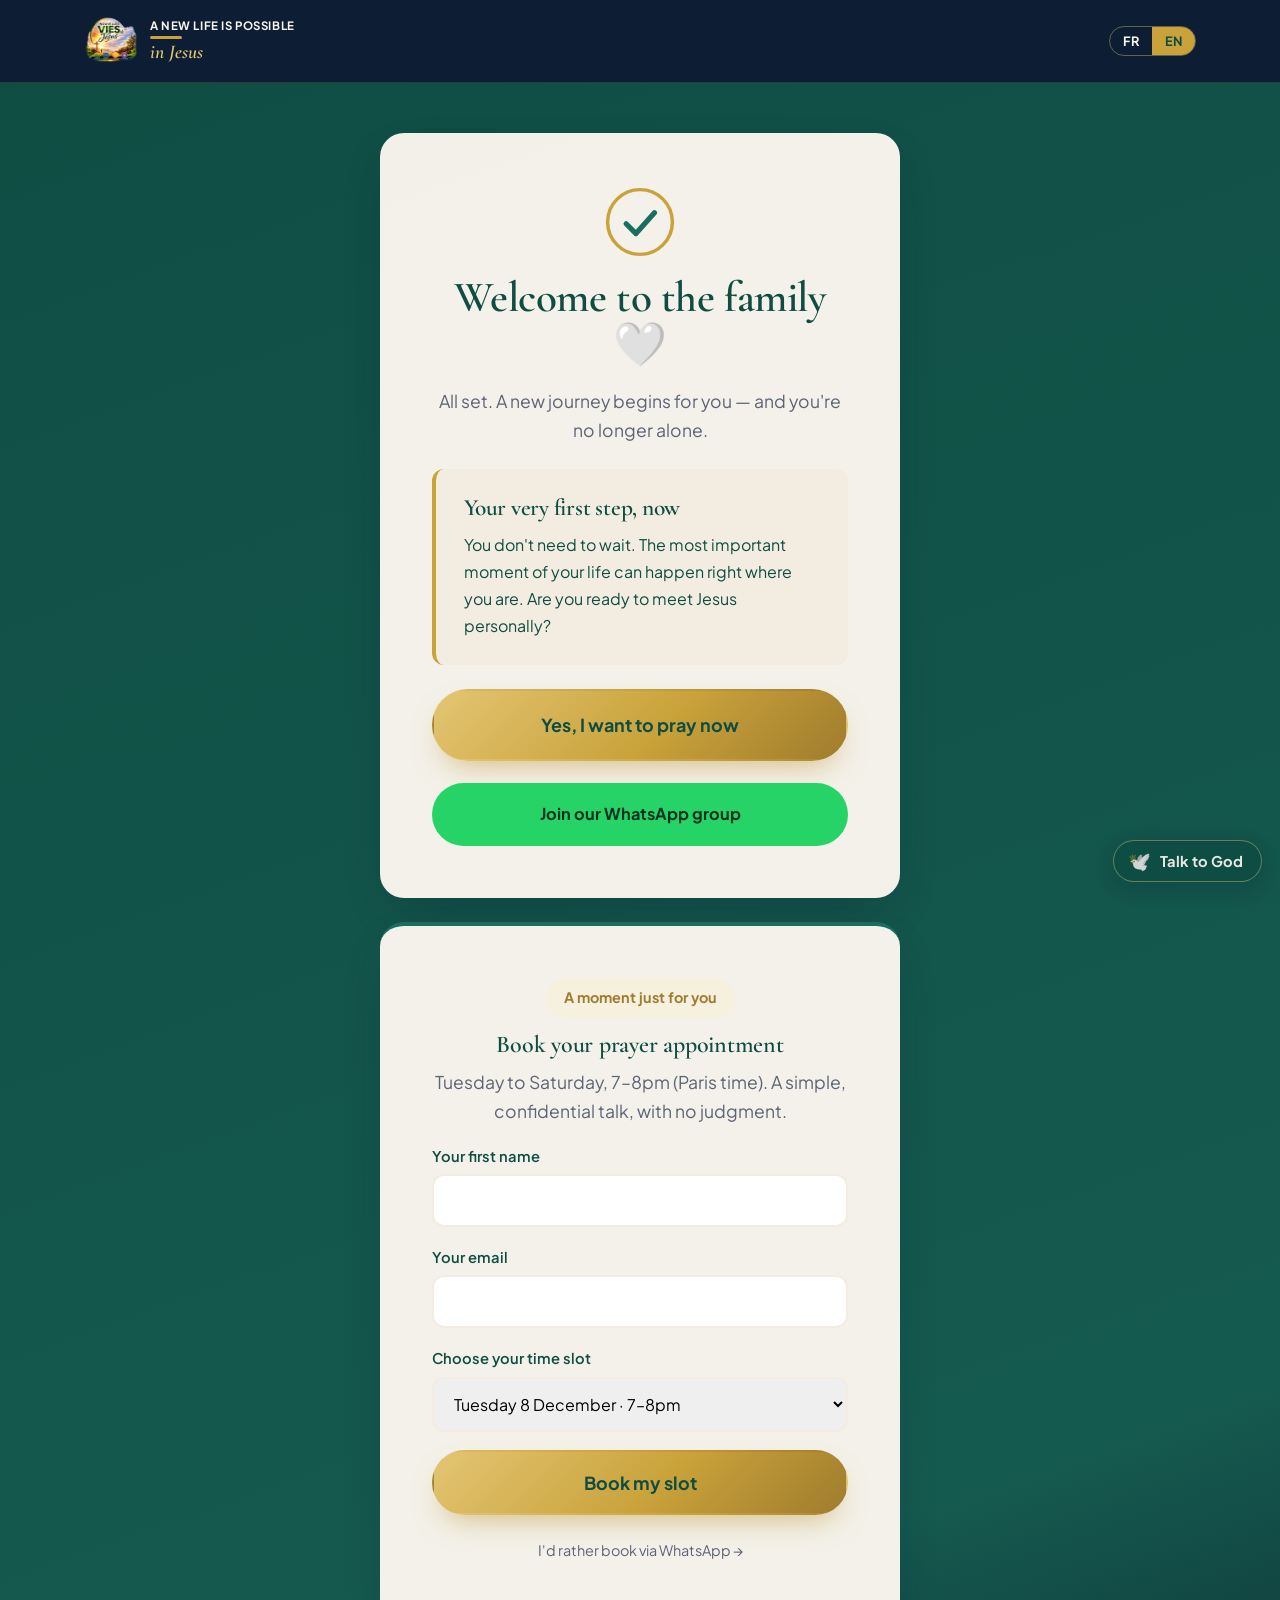
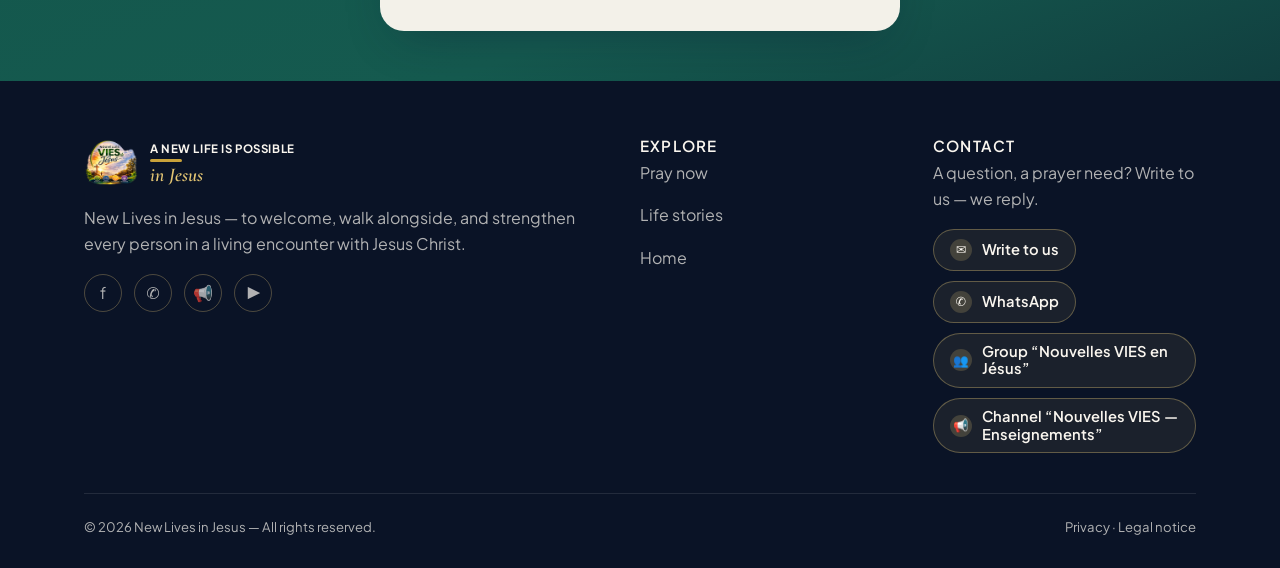
<file: merci.html>
<!DOCTYPE html>
<html lang="fr">
<head>
  <meta charset="UTF-8" />
  <meta name="viewport" content="width=device-width, initial-scale=1.0" />
  <title>Bienvenue — Nouvelles Vies en Jésus</title>
  <meta name="robots" content="noindex" />
  <link rel="preconnect" href="https://fonts.googleapis.com" />
  <link rel="preconnect" href="https://fonts.gstatic.com" crossorigin />
  <link href="https://fonts.googleapis.com/css2?family=Cormorant+Garamond:ital,wght@0,500;0,600;1,500;1,600&family=Plus+Jakarta+Sans:wght@400;500;600;700;800&display=swap" rel="stylesheet" />
  <link rel="stylesheet" href="assets/css/styles.css" />
  <link rel="icon" href="favicon.ico" sizes="any" />
  <link rel="icon" type="image/png" sizes="32x32" href="assets/img/favicon-32.png" />
  <link rel="icon" type="image/png" sizes="16x16" href="assets/img/favicon-16.png" />
  <link rel="apple-touch-icon" href="assets/img/apple-touch-icon.png" />
  <link rel="manifest" href="site.webmanifest" />
  <meta name="theme-color" content="#0f4d43" />
</head>
<body>
  <div class="page-wrap">
    <header class="site-header">
      <nav class="nav">
        <a class="brand" href="index.html">
          <img class="brand-logo-img" src="assets/img/logo-main.png" alt="Nouvelles Vies en Jésus" width="54" height="54" />
          <span class="brand-name">
            <span class="bn-top" data-i18n="brand.tag1">Une Nouvelle Vie est possible</span>
            <span class="brand-bar"></span>
            <span class="bn-bottom" data-i18n="brand.tag2">en Jésus</span>
          </span>
        </a>
        <div class="nav-actions">
          <div class="lang-switch" role="group" aria-label="Langue">
            <button data-lang="fr">FR</button>
            <button data-lang="en">EN</button>
          </div>
        </div>
      </nav>
    </header>

    <main class="page-main">
      <div class="container">
        <div class="card narrow center">
          <!-- Coche qui se dessine : confirme la capture avec sobriété.
               Les confettis restent réservés à la décision (la prière). -->
          <svg class="check-seal" viewBox="0 0 64 64" aria-hidden="true" focusable="false">
            <circle cx="32" cy="32" r="28" />
            <path d="M20 33.5 L28.5 42 L44.5 24" />
          </svg>
          <h1 data-i18n="merci.title">Bienvenue dans la famille 🤍</h1>
          <p class="lead" id="merci-greeting" data-i18n="merci.lead">C'est reçu…</p>

          <div class="prayer-box" style="text-align:left">
            <h3 style="margin-top:0" data-i18n="merci.step.title">Ton tout premier pas, maintenant</h3>
            <p style="font-family:var(--font-sans);font-size:1rem;margin:0" data-i18n="merci.step.text">Tu n'as pas besoin d'attendre…</p>
          </div>

          <a class="btn btn-primary btn-lg btn-block" href="prier.html" data-i18n="merci.cta">Oui, je veux prier maintenant</a>
          <a class="btn btn-whatsapp btn-block mt-2" href="https://chat.whatsapp.com/0vazCnCIMag0OAsYUtuO1z" target="_blank" rel="noopener" data-i18n="merci.join">Rejoindre notre groupe WhatsApp</a>
        </div>

        <!-- Réservation d'un RDV de prière (créneaux Mar–Sam 19h–20h) -->
        <div class="card narrow center booking-card" style="margin-top:24px">
          <span class="result-badge" data-i18n="book.eyebrow">Un temps rien que pour toi</span>
          <h2 style="color:var(--navy)" data-i18n="book.title">Réserve ton entretien de prière</h2>
          <p class="lead" data-i18n="book.text">Du mardi au samedi, de 19h à 20h…</p>

          <form id="book-form" style="text-align:left">
            <div class="field">
              <label for="b-firstname" data-i18n="optin.firstname">Ton prénom</label>
              <input id="b-firstname" type="text" autocomplete="given-name" required />
            </div>
            <div class="field">
              <label for="b-email" data-i18n="optin.email">Ton email</label>
              <input id="b-email" type="email" autocomplete="email" required />
            </div>
            <div class="field">
              <label for="b-slot" data-i18n="book.choose">Choisis ton créneau</label>
              <select id="b-slot" required></select>
            </div>
            <button type="submit" class="btn btn-primary btn-lg btn-block" id="book-submit" data-i18n="book.cta">Réserver mon créneau</button>
          </form>

          <div id="book-done" class="prayer-box" hidden style="margin-top:16px;text-align:center">
            <p style="margin:0;font-family:var(--font-sans)" data-i18n="book.done">🙏 C'est noté ! Tu recevras une confirmation par email. À très vite.</p>
          </div>

          <p class="mt-2"><a id="book-wa" href="#" target="_blank" rel="noopener" style="color:var(--muted);font-size:0.9rem" data-i18n="book.whatsapp">Je préfère réserver via WhatsApp →</a></p>
        </div>
      </div>
    </main>
  </div>

  <script src="assets/js/config.js"></script>
  <script src="assets/js/i18n.js"></script>
  <script src="assets/js/talk-to-god.js"></script>
  <script src="assets/js/main.js"></script>
  <script src="assets/js/footer.js"></script>
  <script>
    // Personnalisation par prénom si disponible
    (function () {
      var cfg = window.C2C_CONFIG || {};
      var lead = {};
      try { lead = JSON.parse(localStorage.getItem("c2c_lead") || "{}"); } catch (_) {}

      if (lead.firstname) {
        try {
          var el = document.getElementById("merci-greeting");
          el.textContent = lead.firstname + ", " + el.textContent.charAt(0).toLowerCase() + el.textContent.slice(1);
        } catch (_) {}
      }

      // Pré-remplissage du formulaire de réservation
      if (lead.firstname) document.getElementById("b-firstname").value = lead.firstname;
      if (lead.email) document.getElementById("b-email").value = lead.email;

      // Génère les prochains créneaux Mardi→Samedi (19h–20h), heure de Paris
      function pad(n) { return (n < 10 ? "0" : "") + n; }
      var lang = (window.C2C_I18N && window.C2C_I18N.lang) || "fr";
      var sel = document.getElementById("b-slot");
      var d = new Date();
      d.setDate(d.getDate() + 1); // à partir de demain
      var added = 0;
      while (added < 12) {
        var wd = d.getDay(); // 0=dim … 2=mar … 6=sam
        if (wd >= 2 && wd <= 6) {
          var y = d.getFullYear(), m = d.getMonth() + 1, day = d.getDate();
          var startISO = y + "-" + pad(m) + "-" + pad(day) + "T19:00:00";
          var endISO = y + "-" + pad(m) + "-" + pad(day) + "T20:00:00";
          var label = new Intl.DateTimeFormat(lang === "en" ? "en-GB" : "fr-FR", {
            weekday: "long", day: "numeric", month: "long",
          }).format(d);
          label = label.charAt(0).toUpperCase() + label.slice(1) + (lang === "en" ? " · 7–8pm" : " · 19h–20h");
          var opt = document.createElement("option");
          opt.value = startISO + "|" + endISO + "|" + label;
          opt.textContent = label;
          sel.appendChild(opt);
          added++;
        }
        d.setDate(d.getDate() + 1);
      }

      // Lien WhatsApp de secours
      var wa = document.getElementById("book-wa");
      if (wa && cfg.WHATSAPP) {
        var msg = encodeURIComponent("Bonjour, j'aimerais réserver un entretien de prière (Mardi à Samedi, 19h-20h).");
        wa.href = "https://wa.me/" + cfg.WHATSAPP + "?text=" + msg;
      }

      // Soumission de la réservation → webhook Make (branche "booking")
      document.getElementById("book-form").addEventListener("submit", function (e) {
        e.preventDefault();
        if (!this.checkValidity()) { this.reportValidity(); return; }
        var parts = sel.value.split("|");
        var payload = {
          type: "booking",
          firstname: document.getElementById("b-firstname").value.trim(),
          email: document.getElementById("b-email").value.trim(),
          whatsapp: lead.whatsapp || "",
          rdvStartISO: parts[0],
          rdvEndISO: parts[1],
          rdvLabel: parts[2] || "",
          lang: lang,
          source: "landing-nvc",
          ts: new Date().toISOString(),
        };
        var btn = document.getElementById("book-submit");
        btn.disabled = true;
        btn.textContent = (window.C2C_I18N && window.C2C_I18N.t("book.sending")) || "Envoi…";

        function done() {
          document.getElementById("book-form").hidden = true;
          document.getElementById("book-done").hidden = false;
        }
        if (cfg.WEBHOOK_URL) {
          fetch(cfg.WEBHOOK_URL, {
            method: "POST",
            headers: { "Content-Type": "application/json" },
            body: JSON.stringify(payload),
            keepalive: true,
          }).then(done).catch(done);
          setTimeout(done, 1500);
        } else {
          // Pas de webhook : repli WhatsApp
          if (wa) window.open(wa.href, "_blank");
          done();
        }
      });
    })();
  </script>
</body>
</html>
</file>
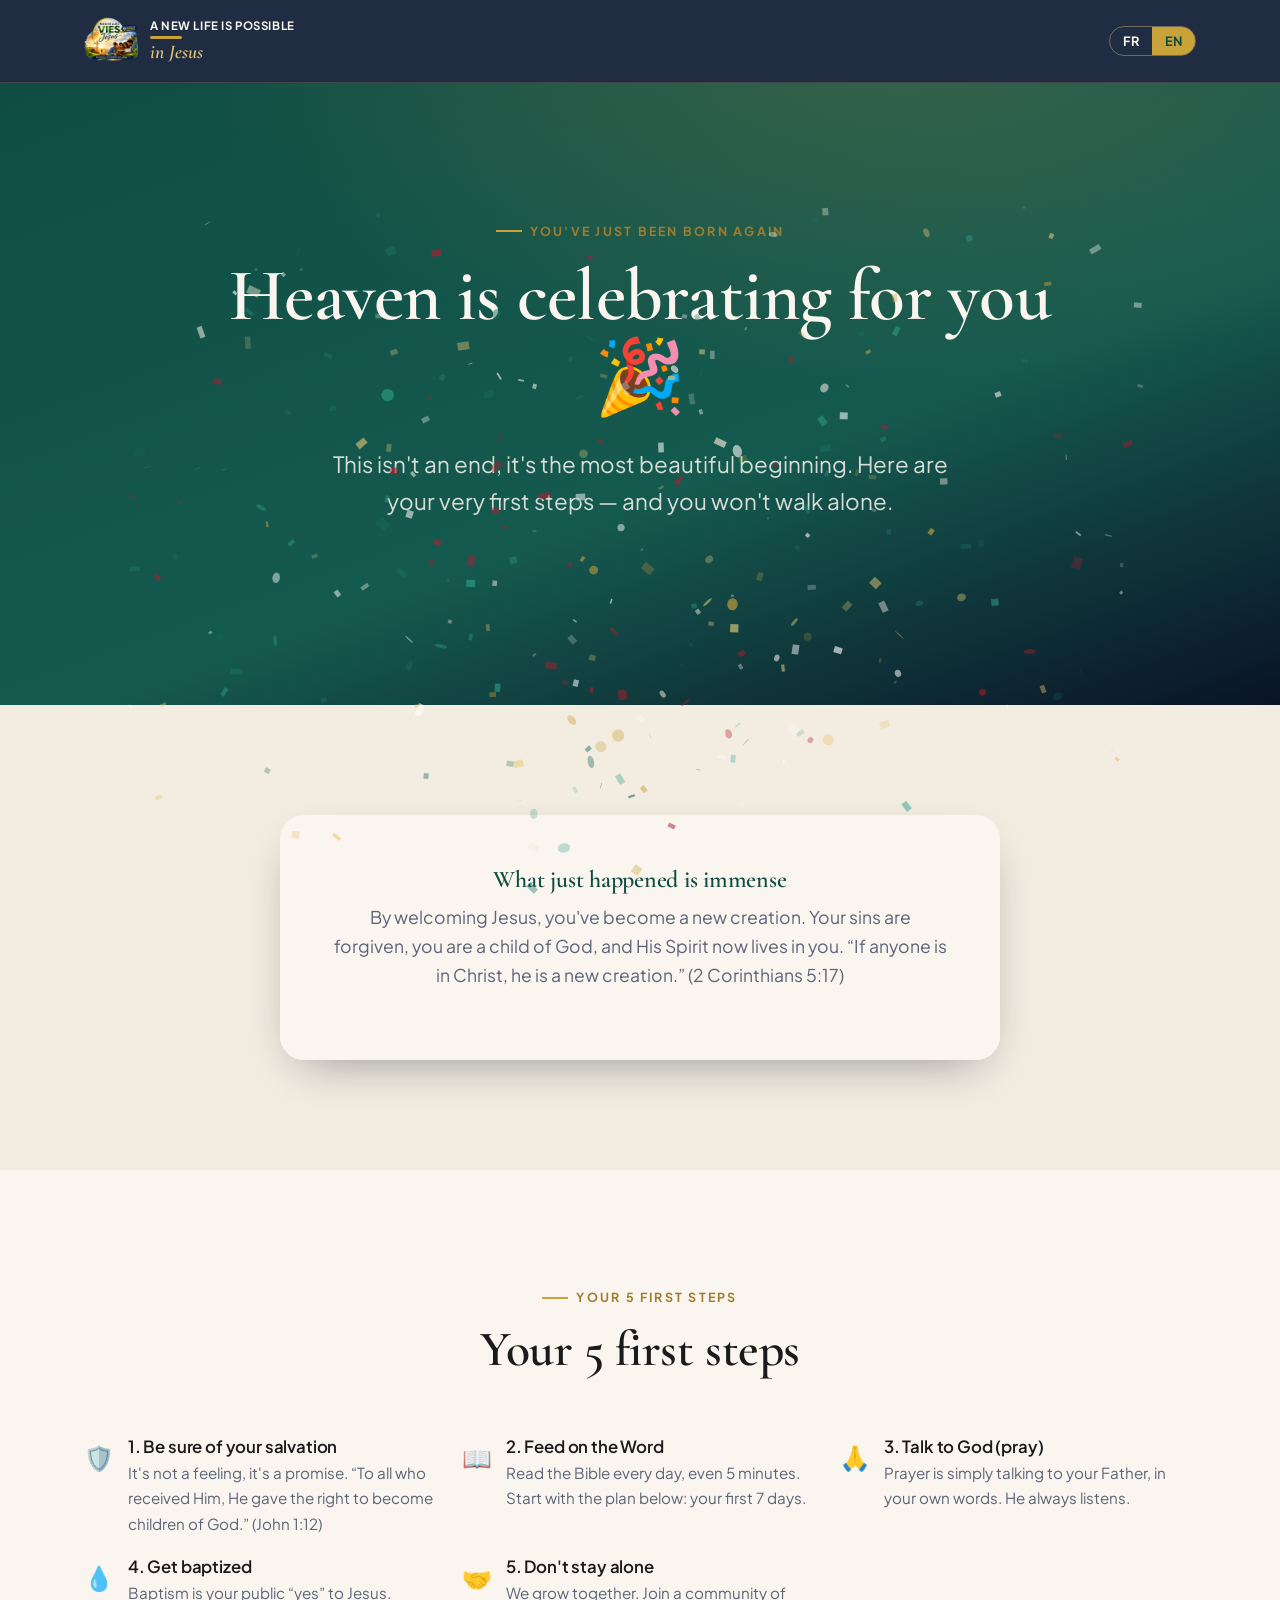
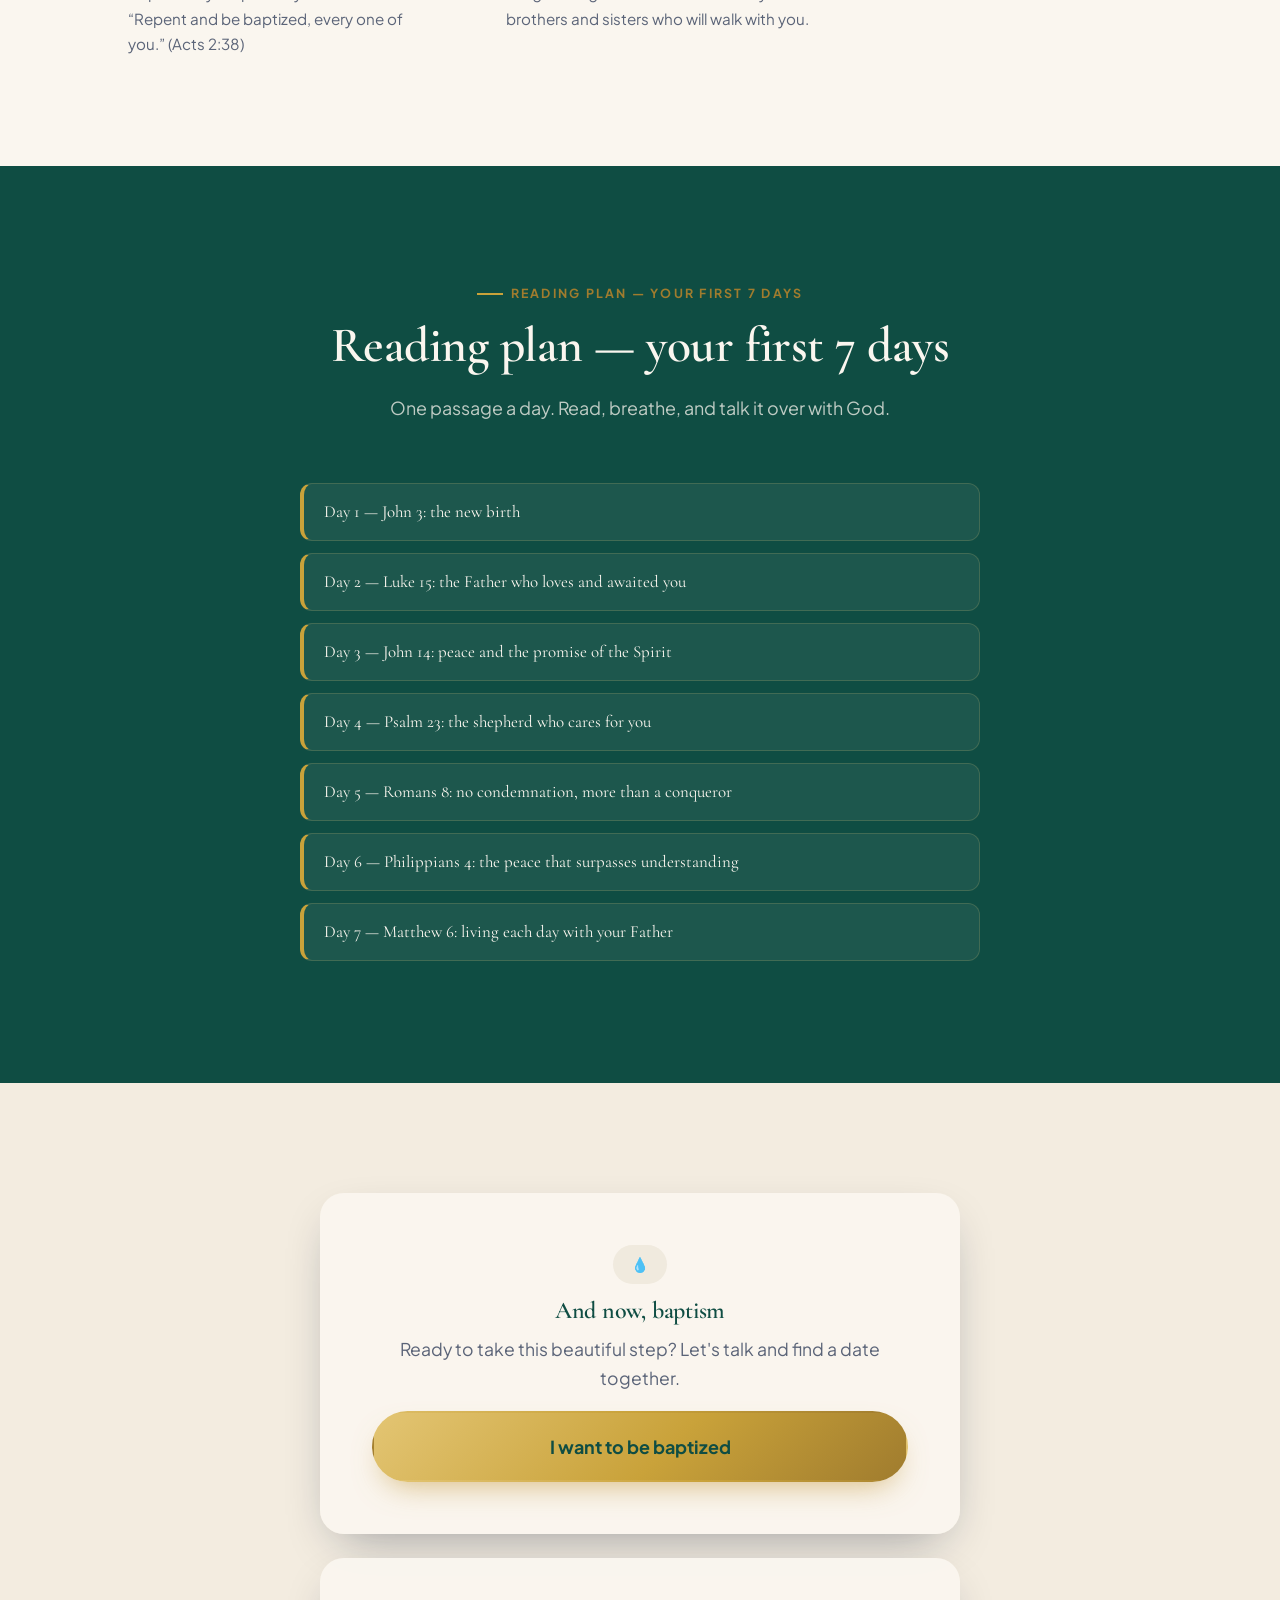
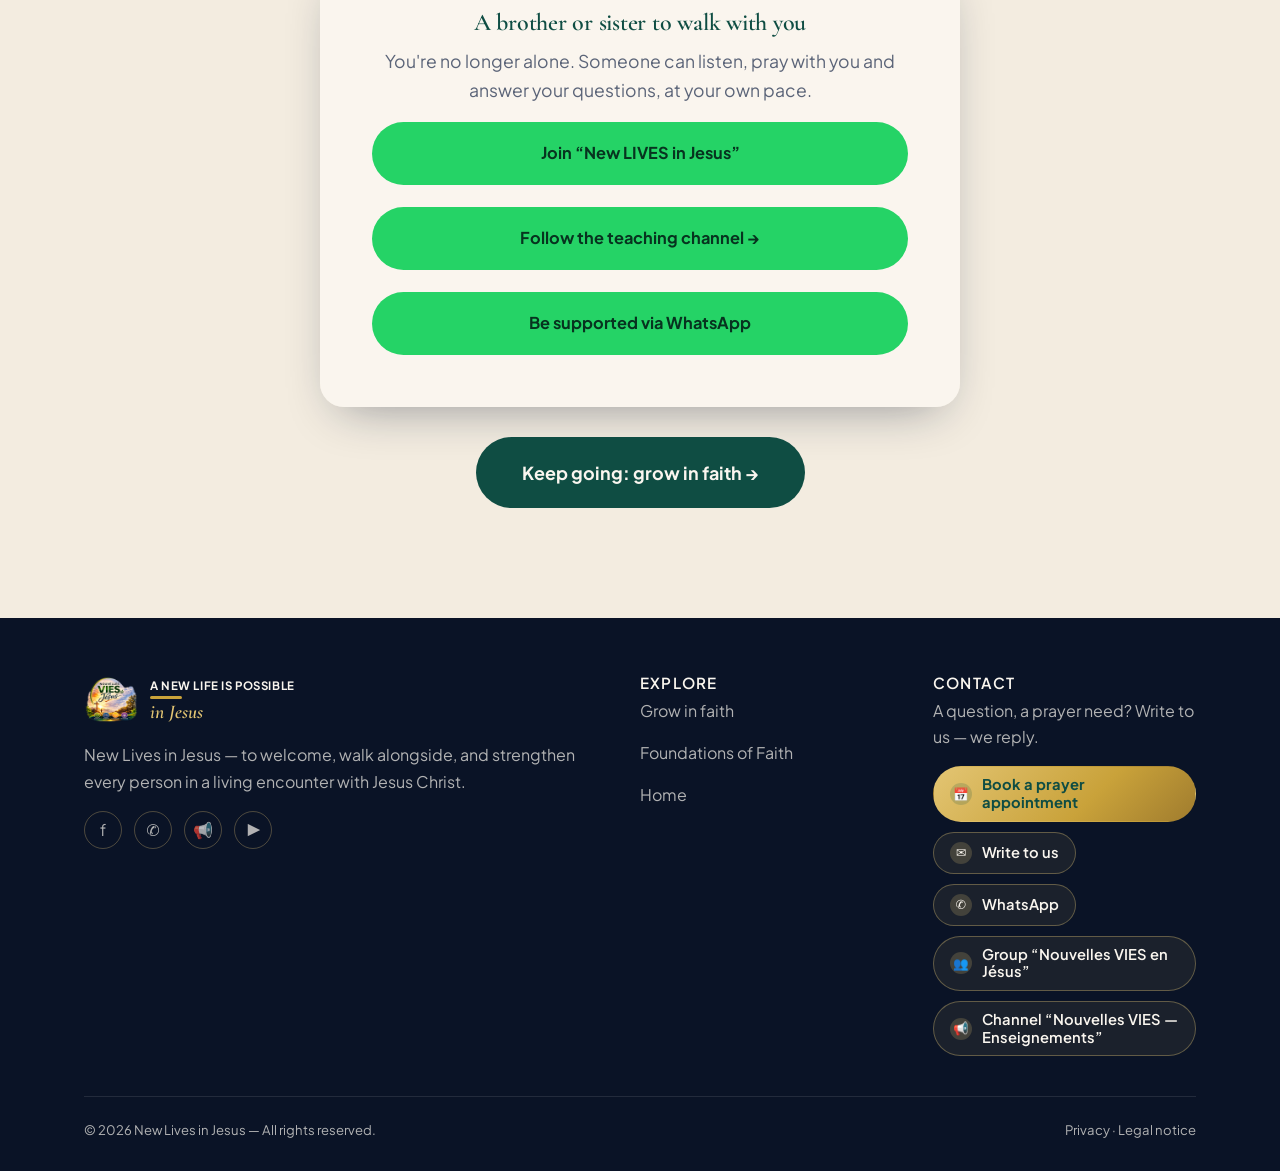
<file: nouveau-ne.html>
<!DOCTYPE html>
<html lang="fr">
<head>
  <meta charset="UTF-8" />
  <meta name="viewport" content="width=device-width, initial-scale=1.0" />
  <title>Bienvenue dans ta nouvelle vie — Nouvelles Vies en Jésus</title>
  <meta name="description" content="Tu viens de donner ta vie à Christ ? Voici tes premiers pas : assurance du salut, plan de lecture, baptême, accompagnement." />
  <meta name="robots" content="noindex" />
  <link rel="preconnect" href="https://fonts.googleapis.com" />
  <link rel="preconnect" href="https://fonts.gstatic.com" crossorigin />
  <link href="https://fonts.googleapis.com/css2?family=Cormorant+Garamond:ital,wght@0,500;0,600;1,500;1,600&family=Plus+Jakarta+Sans:wght@400;500;600;700;800&display=swap" rel="stylesheet" />
  <link rel="stylesheet" href="assets/css/styles.css" />
  <link rel="icon" href="favicon.ico" sizes="any" />
  <link rel="icon" type="image/png" sizes="32x32" href="assets/img/favicon-32.png" />
  <link rel="icon" type="image/png" sizes="16x16" href="assets/img/favicon-16.png" />
  <link rel="apple-touch-icon" href="assets/img/apple-touch-icon.png" />
  <link rel="manifest" href="site.webmanifest" />
  <meta name="theme-color" content="#0f4d43" />
</head>
<body data-track="nouveau_ne" data-confetti="auto">
  <header class="site-header">
    <nav class="nav">
      <a class="brand" href="index.html">
        <img class="brand-logo-img" src="assets/img/logo-grandir.png" alt="Nouvelles Vies en Jésus" width="54" height="54" />
        <span class="brand-name">
          <span class="bn-top" data-i18n="brand.tag1">Une Nouvelle Vie est possible</span>
          <span class="brand-bar"></span>
          <span class="bn-bottom" data-i18n="brand.tag2">en Jésus</span>
        </span>
      </a>
      <div class="nav-actions">
        <div class="lang-switch" role="group" aria-label="Langue">
          <button data-lang="fr">FR</button>
          <button data-lang="en">EN</button>
        </div>
      </div>
    </nav>
  </header>

  <!-- Hero -->
  <section class="hero">
    <div class="container">
      <span class="eyebrow" data-i18n="nn.hero.eyebrow">Tu viens de naître de nouveau</span>
      <h1 data-i18n="nn.hero.title">Le ciel est en fête pour toi 🎉</h1>
      <p class="hero-sub" data-i18n="nn.hero.sub">Ce n'est pas une fin, c'est le plus beau commencement…</p>
    </div>
  </section>

  <!-- Ce qui s'est passé -->
  <section class="bg-cream-2">
    <div class="container">
      <div class="card narrow center reveal" style="max-width:720px">
        <h2 style="color:var(--navy)" data-i18n="nn.born.title">Ce qui vient de se passer est immense</h2>
        <p class="lead" data-i18n="nn.born.text">En accueillant Jésus, tu es devenu(e) une création nouvelle…</p>
      </div>
    </div>
  </section>

  <!-- 5 premiers pas -->
  <section>
    <div class="container">
      <div class="section-head reveal">
        <span class="eyebrow" data-i18n="nn.steps.title">Tes 5 premiers pas</span>
        <h2 data-i18n="nn.steps.title">Tes 5 premiers pas</h2>
      </div>
      <div class="reassure">
        <div class="reassure-item reveal"><div class="ri-icon">🛡️</div><div><h4 data-i18n="nn.step1.t">1. Sois sûr(e) de ton salut</h4><p data-i18n="nn.step1.d">Ce n'est pas un sentiment…</p></div></div>
        <div class="reassure-item reveal"><div class="ri-icon">📖</div><div><h4 data-i18n="nn.step2.t">2. Nourris-toi de la Parole</h4><p data-i18n="nn.step2.d">Lis la Bible chaque jour…</p></div></div>
        <div class="reassure-item reveal"><div class="ri-icon">🙏</div><div><h4 data-i18n="nn.step3.t">3. Parle à Dieu</h4><p data-i18n="nn.step3.d">La prière, c'est parler à ton Père…</p></div></div>
        <div class="reassure-item reveal"><div class="ri-icon">💧</div><div><h4 data-i18n="nn.step4.t">4. Fais-toi baptiser</h4><p data-i18n="nn.step4.d">Le baptême est ton « oui » public…</p></div></div>
        <div class="reassure-item reveal"><div class="ri-icon">🤝</div><div><h4 data-i18n="nn.step5.t">5. Ne reste pas seul(e)</h4><p data-i18n="nn.step5.d">On grandit ensemble…</p></div></div>
      </div>
    </div>
  </section>

  <!-- Plan de lecture 7 jours -->
  <section class="bg-navy">
    <div class="container">
      <div class="section-head reveal">
        <span class="eyebrow" data-i18n="nn.plan.title">Plan de lecture — tes 7 premiers jours</span>
        <h2 data-i18n="nn.plan.title">Plan de lecture — tes 7 premiers jours</h2>
        <p data-i18n="nn.plan.sub">Un passage par jour. Lis, respire, et parle-en à Dieu.</p>
      </div>
      <ol class="plan reveal">
        <li data-i18n="nn.plan.d1">Jour 1 — Jean 3 : la nouvelle naissance</li>
        <li data-i18n="nn.plan.d2">Jour 2 — Luc 15 : le Père qui t'aime</li>
        <li data-i18n="nn.plan.d3">Jour 3 — Jean 14 : la paix et l'Esprit</li>
        <li data-i18n="nn.plan.d4">Jour 4 — Psaume 23 : le berger</li>
        <li data-i18n="nn.plan.d5">Jour 5 — Romains 8 : plus que vainqueur</li>
        <li data-i18n="nn.plan.d6">Jour 6 — Philippiens 4 : la paix qui surpasse</li>
        <li data-i18n="nn.plan.d7">Jour 7 — Matthieu 6 : vivre avec ton Père</li>
      </ol>
    </div>
  </section>

  <!-- Baptême + Mentor -->
  <section class="bg-cream-2">
    <div class="container">
      <div class="card narrow center reveal" style="max-width:640px">
        <span class="result-badge" style="--accent:var(--gold-deep)">💧</span>
        <h2 style="color:var(--navy)" data-i18n="nn.bapt.title">Et maintenant, le baptême</h2>
        <p class="lead" data-i18n="nn.bapt.text">Tu veux franchir ce pas magnifique ?</p>
        <a class="btn btn-primary btn-lg btn-block" id="bapt-cta" href="#" target="_blank" rel="noopener" data-i18n="nn.bapt.cta">Je veux me faire baptiser</a>
      </div>

      <div class="card narrow center reveal" style="max-width:640px;margin-top:24px">
        <h2 style="color:var(--navy)" data-i18n="nn.mentor.title">Un frère, une sœur pour t'accompagner</h2>
        <p class="lead" data-i18n="nn.mentor.text">Tu n'es plus seul(e)…</p>
        <a class="btn btn-whatsapp btn-block" href="https://chat.whatsapp.com/0vazCnCIMag0OAsYUtuO1z" target="_blank" rel="noopener" data-i18n="nn.mentor.group">Rejoindre « Nouvelles VIES en Jésus »</a>
        <a class="btn btn-whatsapp btn-block mt-2" href="https://whatsapp.com/channel/0029VbCXLHm72WToQsw68F0N" target="_blank" rel="noopener" data-i18n="wta.channel">Suivre la chaîne d'enseignements →</a>
        <a class="btn btn-whatsapp btn-block mt-2" id="mentor-cta" href="#" target="_blank" rel="noopener" data-i18n="nn.mentor.whatsapp">Être accompagné(e) par WhatsApp</a>
      </div>

      <div class="center reveal" style="margin-top:30px">
        <a class="btn btn-dark btn-lg" href="grandir.html" data-i18n="nn.next">Continuer : grandir dans la foi →</a>
      </div>
    </div>
  </section>


  <script src="assets/js/config.js"></script>
  <script src="assets/js/i18n.js"></script>
  <script src="assets/js/track.js"></script>
  <script src="assets/js/confetti.js"></script>
  <script src="assets/js/main.js"></script>
  <script src="assets/js/footer.js"></script>
  <script>
    (function () {
      var cfg = window.C2C_CONFIG || {};
      if (cfg.WHATSAPP) {
        var b = document.getElementById("bapt-cta");
        var m = document.getElementById("mentor-cta");
        var msgB = encodeURIComponent("Bonjour, je viens de donner ma vie à Christ et je souhaite me faire baptiser. 🙏");
        var msgM = encodeURIComponent("Bonjour, je viens de donner ma vie à Christ et j'aimerais être accompagné(e). 🙏");
        if (b) b.href = "https://wa.me/" + cfg.WHATSAPP + "?text=" + msgB;
        if (m) m.href = "https://wa.me/" + cfg.WHATSAPP + "?text=" + msgM;
      }

      // Marque la conversion dans le CRM (Étape tunnel = « Prière faite »), une seule fois.
      // Nécessite la 3e branche Make (type:"convert"). Ne s'exécute que si on a déjà l'email du lead.
      try {
        var lead = JSON.parse(localStorage.getItem("c2c_lead") || "{}");
        if (cfg.WEBHOOK_URL && lead.email && !localStorage.getItem("c2c_convert_sent")) {
          fetch(cfg.WEBHOOK_URL, {
            method: "POST",
            headers: { "Content-Type": "application/json" },
            body: JSON.stringify({
              type: "convert",
              firstname: lead.firstname || "",
              email: lead.email,
              lang: (window.C2C_I18N && window.C2C_I18N.lang) || "fr",
              source: "nouveau-ne",
              ts: new Date().toISOString(),
            }),
            keepalive: true,
          }).then(function () { localStorage.setItem("c2c_convert_sent", "1"); }).catch(function () {});
        }
      } catch (_) {}
    })();
  </script>
</body>
</html>
</file>
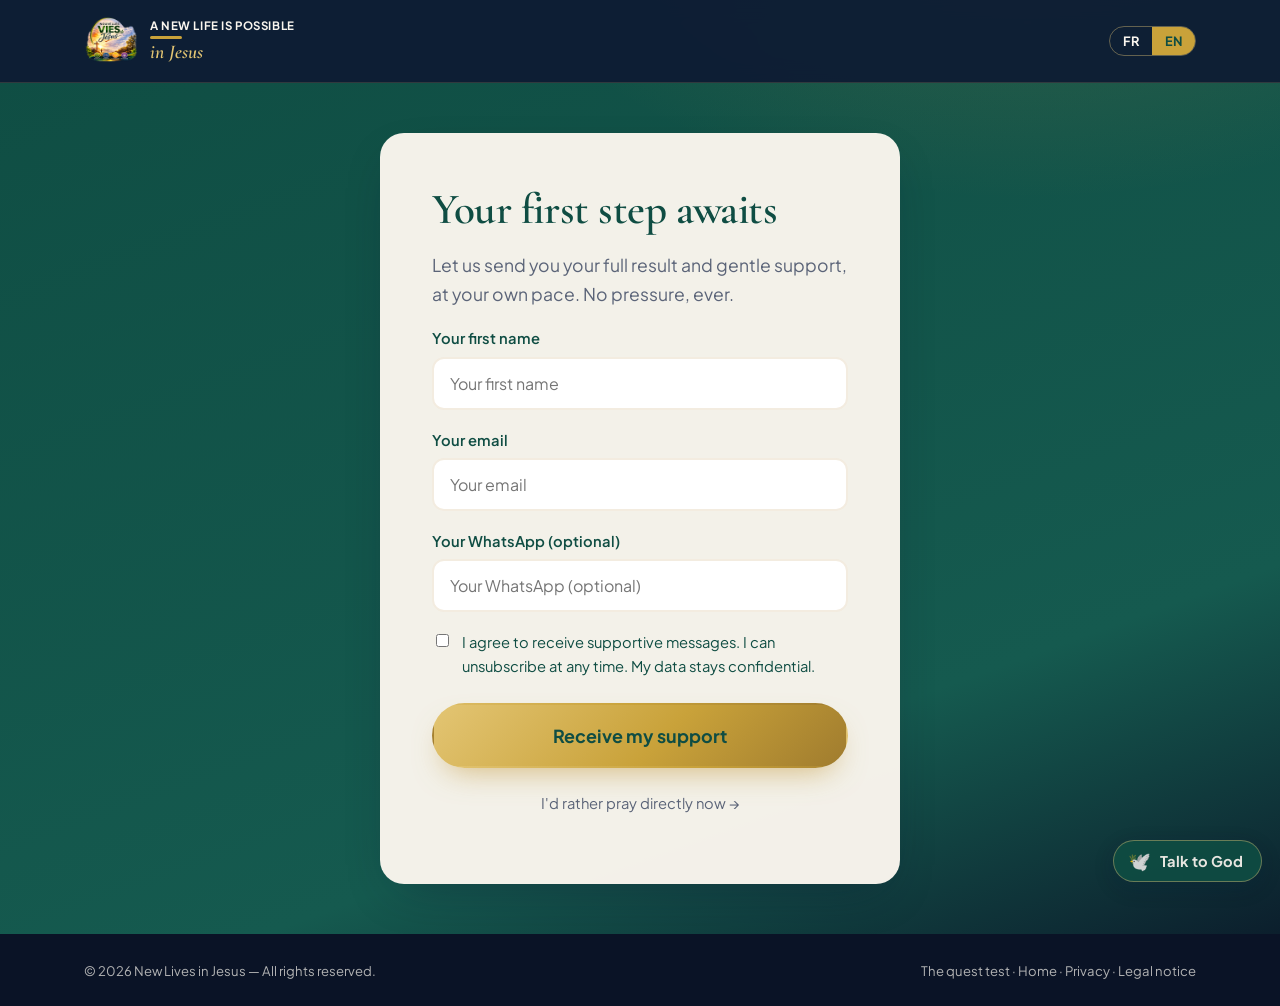
<file: optin.html>
<!DOCTYPE html>
<html lang="fr">
<head>
  <meta charset="UTF-8" />
  <meta name="viewport" content="width=device-width, initial-scale=1.0" />
  <title>Ton premier pas — Nouvelles Vies en Jésus</title>
  <meta name="robots" content="noindex" />
  <link rel="preconnect" href="https://fonts.googleapis.com" />
  <link rel="preconnect" href="https://fonts.gstatic.com" crossorigin />
  <link href="https://fonts.googleapis.com/css2?family=Cormorant+Garamond:ital,wght@0,500;0,600;1,500;1,600&family=Plus+Jakarta+Sans:wght@400;500;600;700;800&display=swap" rel="stylesheet" />
  <link rel="stylesheet" href="assets/css/styles.css" />
  <link rel="icon" href="favicon.ico" sizes="any" />
  <link rel="icon" type="image/png" sizes="32x32" href="assets/img/favicon-32.png" />
  <link rel="icon" type="image/png" sizes="16x16" href="assets/img/favicon-16.png" />
  <link rel="apple-touch-icon" href="assets/img/apple-touch-icon.png" />
  <link rel="manifest" href="site.webmanifest" />
  <meta name="theme-color" content="#0f4d43" />
</head>
<body>
  <div class="page-wrap">
    <header class="site-header">
      <nav class="nav">
        <a class="brand" href="index.html">
          <img class="brand-logo-img" src="assets/img/logo-main.png" alt="Nouvelles Vies en Jésus" width="54" height="54" />
          <span class="brand-name">
            <span class="bn-top" data-i18n="brand.tag1">Une Nouvelle Vie est possible</span>
            <span class="brand-bar"></span>
            <span class="bn-bottom" data-i18n="brand.tag2">en Jésus</span>
          </span>
        </a>
        <div class="nav-actions">
          <div class="lang-switch" role="group" aria-label="Langue">
            <button data-lang="fr">FR</button>
            <button data-lang="en">EN</button>
          </div>
        </div>
      </nav>
    </header>

    <main class="page-main">
      <div class="container">
        <div class="card narrow">
          <h1 data-i18n="optin.title">Ton premier pas t'attend</h1>
          <p class="lead" data-i18n="optin.lead">Laisse-nous t'envoyer ton résultat complet…</p>

          <form id="optin-form" novalidate>
            <div class="field">
              <label for="firstname" data-i18n="optin.firstname">Ton prénom</label>
              <input id="firstname" name="firstname" type="text" autocomplete="given-name" required data-i18n-ph="optin.firstname" />
            </div>
            <div class="field">
              <label for="email" data-i18n="optin.email">Ton email</label>
              <input id="email" name="email" type="email" autocomplete="email" required data-i18n-ph="optin.email" />
            </div>
            <div class="field">
              <label for="whatsapp" data-i18n="optin.whatsapp">Ton WhatsApp (optionnel)</label>
              <input id="whatsapp" name="whatsapp" type="tel" autocomplete="tel" data-i18n-ph="optin.whatsapp" />
            </div>
            <div class="field consent">
              <input id="consent" name="consent" type="checkbox" required />
              <label for="consent" style="font-weight:400" data-i18n="optin.consent">J'accepte de recevoir des messages d'accompagnement…</label>
            </div>
            <button type="submit" class="btn btn-primary btn-lg btn-block" data-i18n="optin.submit">Recevoir mon accompagnement</button>
          </form>

          <p class="center mt-2">
            <a href="prier.html" style="color:var(--muted);font-size:0.92rem" data-i18n="optin.skip">Je préfère prier directement maintenant →</a>
          </p>
        </div>
      </div>
    </main>
  </div>

  <script src="assets/js/config.js"></script>
  <script src="assets/js/i18n.js"></script>
  <script src="assets/js/track.js"></script>
  <script src="assets/js/talk-to-god.js"></script>
  <script src="assets/js/main.js"></script>
  <script src="assets/js/footer.js"></script>
  <script>
    // Capture du lead → envoi au webhook Make (si configuré) + sauvegarde locale de secours.
    // Make distribue ensuite vers Airtable (CRM), Gmail (nurturing) et Agenda (RDV).
    document.getElementById("optin-form").addEventListener("submit", function (e) {
      e.preventDefault();
      if (!this.checkValidity()) { this.reportValidity(); return; }
      var cfg = window.C2C_CONFIG || {};
      var persona = localStorage.getItem("c2c_persona") || "";
      var personaLabels = { p1: "Ouvert", p2: "Blessé", p3: "Chercheur", p4: "Musulman", p5: "Sceptique" };
      var lead = {
        type: "lead",
        firstname: document.getElementById("firstname").value.trim(),
        email: document.getElementById("email").value.trim(),
        whatsapp: document.getElementById("whatsapp").value.trim(),
        persona: persona,
        personaLabel: personaLabels[persona] || "",
        lang: (window.C2C_I18N && window.C2C_I18N.lang) || "fr",
        source: "landing-nvc",
        ts: new Date().toISOString(),
      };
      try { localStorage.setItem("c2c_lead", JSON.stringify(lead)); } catch (_) {}
      if (window.C2C_TRACK) window.C2C_TRACK.send("optin");

      // Destination de retour. Liste blanche stricte : un paramètre d'URL qui
      // alimenterait directement `location.href` serait une redirection ouverte.
      var NEXT = { "nouveau-ne": "nouveau-ne.html" };
      var next = "merci.html";
      try {
        var want = new URLSearchParams(location.search).get("next");
        if (want && NEXT[want]) next = NEXT[want];
      } catch (_) {}

      function go() { window.location.href = next; }

      if (cfg.WEBHOOK_URL) {
        // Envoi non bloquant : on redirige quoi qu'il arrive (UX fluide).
        fetch(cfg.WEBHOOK_URL, {
          method: "POST",
          headers: { "Content-Type": "application/json" },
          body: JSON.stringify(lead),
          keepalive: true,
        }).then(go).catch(go);
        setTimeout(go, 1500); // garde-fou si le réseau traîne
      } else {
        go();
      }
    });
  </script>
</body>
</html>
</file>
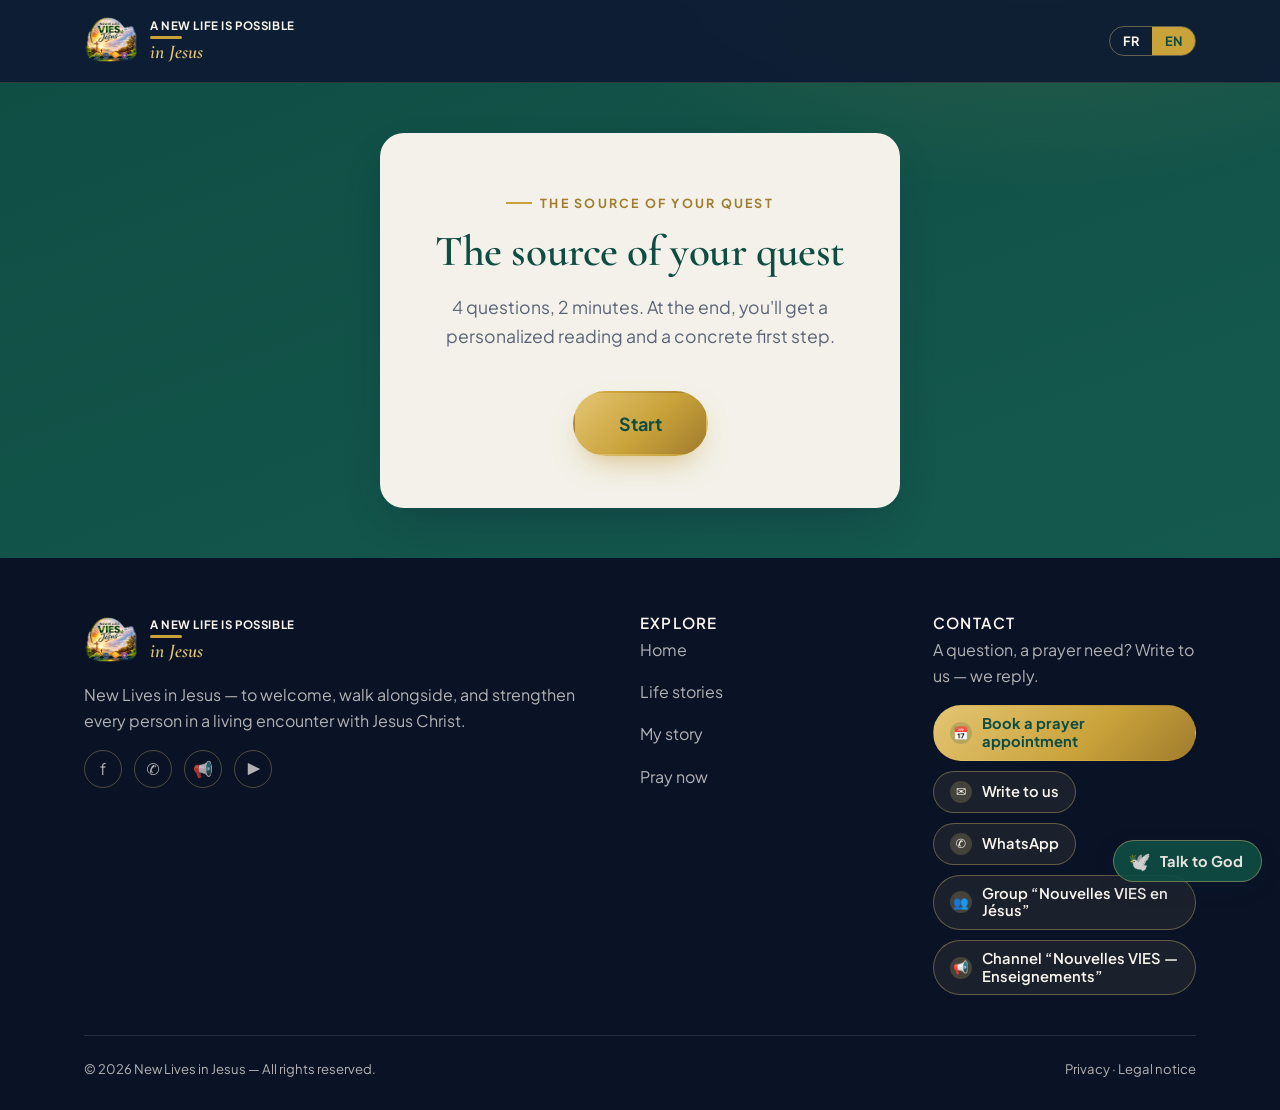
<file: quiz.html>
<!DOCTYPE html>
<html lang="fr">
<head>
  <meta charset="UTF-8" />
  <meta name="viewport" content="width=device-width, initial-scale=1.0" />
  <title>Le test de la quête — Nouvelles Vies en Jésus</title>
  <meta name="description" content="4 questions, 2 minutes. Découvre la source de ta quête et ton premier pas." />
  <link rel="preconnect" href="https://fonts.googleapis.com" />
  <link rel="preconnect" href="https://fonts.gstatic.com" crossorigin />
  <link href="https://fonts.googleapis.com/css2?family=Cormorant+Garamond:ital,wght@0,500;0,600;1,500;1,600&family=Plus+Jakarta+Sans:wght@400;500;600;700;800&display=swap" rel="stylesheet" />
  <link rel="stylesheet" href="assets/css/styles.css" />
  <link rel="icon" href="favicon.ico" sizes="any" />
  <link rel="icon" type="image/png" sizes="32x32" href="assets/img/favicon-32.png" />
  <link rel="icon" type="image/png" sizes="16x16" href="assets/img/favicon-16.png" />
  <link rel="apple-touch-icon" href="assets/img/apple-touch-icon.png" />
  <link rel="manifest" href="site.webmanifest" />
  <meta name="theme-color" content="#0f4d43" />
</head>
<body data-track="visite">
  <div class="page-wrap">
    <header class="site-header">
      <nav class="nav">
        <a class="brand" href="index.html">
          <img class="brand-logo-img" src="assets/img/logo-main.png" alt="Nouvelles Vies en Jésus" width="54" height="54" />
          <span class="brand-name">
            <span class="bn-top" data-i18n="brand.tag1">Une Nouvelle Vie est possible</span>
            <span class="brand-bar"></span>
            <span class="bn-bottom" data-i18n="brand.tag2">en Jésus</span>
          </span>
        </a>
        <div class="nav-actions">
          <div class="lang-switch" role="group" aria-label="Langue">
            <button data-lang="fr">FR</button>
            <button data-lang="en">EN</button>
          </div>
        </div>
      </nav>
    </header>

    <main class="page-main">
      <div class="container">

        <!-- Intro -->
        <div class="card narrow center" id="quiz-intro">
          <span class="eyebrow" style="justify-content:center" data-i18n="quiz.title">La source de ta quête</span>
          <h1 data-i18n="quiz.title">La source de ta quête</h1>
          <p class="lead" data-i18n="quiz.intro">4 questions, 2 minutes…</p>
          <button class="btn btn-primary btn-lg mt-2" id="quiz-start" data-i18n="quiz.start">Commencer</button>
        </div>

        <!-- Jeu -->
        <div class="card" id="quiz-game" hidden>
          <div class="progress"><div class="progress-bar" id="quiz-bar"></div></div>
          <h2 class="quiz-q" id="quiz-question"></h2>
          <div class="quiz-options" id="quiz-options"></div>
          <button class="btn" id="quiz-back" style="background:transparent;color:var(--muted);padding-left:0;margin-top:18px" data-i18n="quiz.back">← Retour</button>
        </div>

        <!-- Résultat -->
        <div class="card center" id="quiz-result" hidden>
          <span class="result-badge" id="result-badge"></span>
          <h1 id="result-title"></h1>
          <p class="lead" id="result-text"></p>
          <div class="video-single mt-2">
            <div class="lite-yt" id="result-video" role="button" tabindex="0" data-id="" data-title="Témoignage">
              <img alt="" /><span class="lite-yt-play" aria-hidden="true">▶</span>
            </div>
          </div>
          <a class="btn btn-primary btn-lg mt-2" href="optin.html" data-i18n="quiz.result.cta">Recevoir mon premier pas</a>
          <p class="mt-2"><a id="result-more" href="temoignages.html" style="color:var(--muted);font-size:0.92rem" data-i18n="quiz.result.moreLink">Plus de témoignages comme celui-ci →</a></p>
        </div>

      </div>
    </main>
  </div>

  <script src="assets/js/config.js"></script>
  <script src="assets/js/i18n.js"></script>
  <script src="assets/js/track.js"></script>
  <script src="assets/js/video.js"></script>
  <script src="assets/js/quiz.js"></script>
  <script src="assets/js/talk-to-god.js"></script>
  <script src="assets/js/main.js"></script>
  <script src="assets/js/footer.js"></script>
</body>
</html>
</file>
<file: assets/css/styles.css>
/* =========================================================================
   Conversion2Christ777 — Vases d'Honneur
   Design system « Or & Nuit » (honneur / gloire / profondeur)
   Couleurs facilement re-brandables via les variables :root ci-dessous.
   ========================================================================= */

:root {
  /* Palette officielle Vases d'Honneur (déduite des logos fournis) */
  --teal: #1a6e60;        /* vert sarcelle / canard — couleur de marque */
  --teal-soft: #155a4f;
  --teal-deep: #0f4d43;
  --red: #b51b2d;         /* rouge de l'accent du logo */
  --gold: #c9a23a;        /* or du monogramme */
  --gold-light: #e3c573;
  --gold-deep: #a07c2e;

  /* Alias historiques → pointent désormais vers le vert sarcelle (fond sombre de marque) */
  --navy: #0f4d43;
  --navy-soft: #155a4f;
  --navy-700: #1a6e60;

  --cream: #faf6ef;
  --cream-2: #f3ece0;
  --ink: #1a1a1a;
  --muted: #5b6478;
  --white: #ffffff;

  /* Accents par persona (distincts de la marque) */
  --p1: #2f7fb5; /* L'Ouvert — bleu ciel/paix */
  --p2: #c85a7f; /* Le Blessé — rose/guérison */
  --p3: #7a5cc0; /* Le Chercheur — violet/spiritualité */
  --p4: #2f9e8a; /* Le Musulman en quête — émeraude/vérité */
  --p5: #5b6b8c; /* L'Athée/Sceptique — ardoise/raison */

  /* Typo */
  --font-serif: "Cormorant Garamond", Georgia, "Times New Roman", serif;
  --font-sans: "Plus Jakarta Sans", "Segoe UI", system-ui, sans-serif;

  /* Layout */
  --maxw: 1160px;
  --radius: 18px;
  --radius-sm: 12px;
  --shadow: 0 18px 50px -20px rgba(14, 27, 51, 0.45);
  --shadow-soft: 0 10px 30px -16px rgba(14, 27, 51, 0.3);
  --transition: 0.35s cubic-bezier(0.2, 0.7, 0.3, 1);
}

/* ---------- Reset ---------- */
*,
*::before,
*::after { box-sizing: border-box; }

html { scroll-behavior: smooth; }

body {
  margin: 0;
  font-family: var(--font-sans);
  color: var(--ink);
  background: var(--cream);
  line-height: 1.65;
  -webkit-font-smoothing: antialiased;
  overflow-x: hidden;
}

h1, h2, h3, h4 {
  font-family: var(--font-serif);
  font-weight: 600;
  line-height: 1.12;
  margin: 0 0 0.4em;
  letter-spacing: -0.01em;
}

p { margin: 0 0 1em; }

a { color: inherit; text-decoration: none; }

img { max-width: 100%; display: block; }

.container {
  width: 100%;
  max-width: var(--maxw);
  margin: 0 auto;
  padding: 0 24px;
}

.eyebrow {
  display: inline-flex;
  align-items: center;
  gap: 8px;
  font-family: var(--font-sans);
  font-size: 0.78rem;
  font-weight: 700;
  letter-spacing: 0.18em;
  text-transform: uppercase;
  color: var(--gold-deep);
  margin-bottom: 14px;
}

.eyebrow::before {
  content: "";
  width: 26px;
  height: 2px;
  background: var(--gold);
  display: inline-block;
}

/* ---------- Boutons ---------- */
.btn {
  display: inline-flex;
  align-items: center;
  justify-content: center;
  gap: 10px;
  font-family: var(--font-sans);
  font-weight: 700;
  font-size: 1.02rem;
  padding: 16px 34px;
  border-radius: 999px;
  border: 2px solid transparent;
  cursor: pointer;
  transition: transform var(--transition), box-shadow var(--transition),
    background var(--transition), color var(--transition);
  text-align: center;
}

.btn-primary {
  background: linear-gradient(135deg, var(--gold-light), var(--gold) 55%, var(--gold-deep));
  color: var(--navy);
  box-shadow: 0 14px 30px -12px rgba(200, 160, 74, 0.7);
}
.btn-primary:hover { transform: translateY(-3px); box-shadow: 0 22px 44px -14px rgba(200, 160, 74, 0.85); }

.btn-ghost {
  background: transparent;
  color: var(--cream);
  border-color: rgba(230, 200, 120, 0.5);
}
.btn-ghost:hover { background: rgba(230, 200, 120, 0.12); border-color: var(--gold-light); }

.btn-dark { background: var(--navy); color: var(--cream); }
.btn-dark:hover { transform: translateY(-3px); box-shadow: var(--shadow-soft); }

.btn-lg { font-size: 1.12rem; padding: 19px 44px; }
.btn-block { width: 100%; }

/* ---------- Header / Nav ---------- */
.site-header {
  position: sticky;
  top: 0;
  z-index: 100;
  background: rgba(14, 27, 51, 0.92);
  backdrop-filter: blur(10px);
  border-bottom: 1px solid rgba(230, 200, 120, 0.16);
}
.nav {
  display: flex;
  align-items: center;
  justify-content: space-between;
  padding: 14px 24px;
  max-width: var(--maxw);
  margin: 0 auto;
}
.brand {
  display: flex;
  align-items: center;
  gap: 12px;
  color: var(--cream);
}
.brand-logo {
  width: 46px;
  height: 46px;
  display: block;
  flex: none;
  border-radius: 50%;
  object-fit: cover;
  background: #fff;
  box-shadow: 0 2px 8px rgba(0, 0, 0, 0.18);
}
/* Logo officiel (PNG transparent) dans l'en-tête / footer */
.brand-logo-img { height: 54px; width: auto; display: block; flex: none; }
@media (max-width: 480px) { .brand-logo-img { height: 46px; } }

/* Wordmark (héritage, plus utilisé) sur pastille blanche */
.brand-wordmark {
  height: 46px;
  width: auto;
  display: block;
  flex: none;
  background: #fff;
  padding: 5px 12px;
  border-radius: 12px;
  box-shadow: 0 2px 8px rgba(0, 0, 0, 0.18);
}
.brand-mark {
  width: 40px; height: 40px;
  border-radius: 50%;
  display: grid; place-items: center;
  background: radial-gradient(circle at 30% 30%, var(--gold-light), var(--gold-deep));
  color: var(--navy);
  font-family: var(--font-serif);
  font-weight: 700;
  font-size: 1.02rem;
  letter-spacing: 0.02em;
  box-shadow: inset 0 0 0 1px rgba(255,255,255,0.25);
}
.brand-name { display: flex; flex-direction: column; align-items: flex-start; gap: 4px; line-height: 1.05; }
.bn-top { font-family: var(--font-sans); font-size: 0.72rem; font-weight: 700; letter-spacing: 0.05em; text-transform: uppercase; color: var(--cream); white-space: nowrap; }
.bn-bottom { font-family: var(--font-serif); font-style: italic; font-weight: 600; font-size: 1.22rem; line-height: 1; color: var(--gold-light); }
@media (max-width: 640px) { .brand-name { display: none; } }

.nav-actions { display: flex; align-items: center; gap: 14px; }

.lang-switch {
  display: inline-flex;
  border: 1px solid rgba(230, 200, 120, 0.4);
  border-radius: 999px;
  overflow: hidden;
}
.lang-switch button {
  background: transparent;
  color: var(--cream);
  border: 0;
  padding: 6px 13px;
  font-family: var(--font-sans);
  font-weight: 700;
  font-size: 0.8rem;
  cursor: pointer;
  transition: background var(--transition);
}
.lang-switch button.active { background: var(--gold); color: var(--navy); }

.nav-cta { display: none; }
@media (min-width: 760px) { .nav-cta { display: inline-flex; } }

/* ---------- Hero ---------- */
.hero {
  position: relative;
  color: var(--cream);
  background:
    radial-gradient(1200px 600px at 70% -10%, rgba(200,160,74,0.22), transparent 60%),
    linear-gradient(160deg, var(--navy) 0%, var(--navy-soft) 60%, #0a1326 100%);
  padding: clamp(64px, 12vw, 130px) 0 clamp(80px, 12vw, 140px);
  overflow: hidden;
}
.hero::after {
  content: "";
  position: absolute;
  inset: 0;
  background-image:
    radial-gradient(2px 2px at 20% 30%, rgba(230,200,120,0.5), transparent),
    radial-gradient(2px 2px at 80% 20%, rgba(230,200,120,0.35), transparent),
    radial-gradient(1.5px 1.5px at 60% 70%, rgba(255,255,255,0.4), transparent),
    radial-gradient(1.5px 1.5px at 35% 80%, rgba(230,200,120,0.3), transparent);
  pointer-events: none;
  opacity: 0.7;
}
.hero .container { position: relative; z-index: 2; max-width: 880px; text-align: center; }
.hero h1 {
  font-size: clamp(2.5rem, 6.5vw, 4.6rem);
  margin-bottom: 0.35em;
}
.hero h1 .accent { color: var(--gold-light); font-style: italic; }
.hero-sub {
  font-size: clamp(1.1rem, 2.4vw, 1.4rem);
  color: rgba(250, 246, 239, 0.85);
  max-width: 620px;
  margin: 0 auto 2em;
}
.hero-cta { display: flex; flex-wrap: wrap; gap: 16px; justify-content: center; }
.hero-trust {
  margin-top: 2.4em;
  font-size: 0.85rem;
  letter-spacing: 0.04em;
  color: rgba(250,246,239,0.65);
  display: flex; gap: 22px; justify-content: center; flex-wrap: wrap;
}
.hero-trust span { display: inline-flex; align-items: center; gap: 7px; }

.verse-ribbon {
  margin-top: 2.6em;
  font-family: var(--font-serif);
  font-style: italic;
  font-size: 1.15rem;
  color: var(--gold-light);
}

/* ---------- Sections ---------- */
section { padding: clamp(56px, 9vw, 110px) 0; }
.section-head { text-align: center; max-width: 720px; margin: 0 auto clamp(34px, 5vw, 60px); }
.section-head h2 { font-size: clamp(2rem, 4.5vw, 3.1rem); }
.section-head p { color: var(--muted); font-size: 1.12rem; }

.bg-cream-2 { background: var(--cream-2); }
.bg-navy { background: var(--navy); color: var(--cream); }
.bg-navy .section-head p { color: rgba(250,246,239,0.75); }

/* ---------- 3 portes (personas) ---------- */
.doors { display: grid; gap: 24px; grid-template-columns: 1fr; }
@media (min-width: 600px) { .doors { grid-template-columns: repeat(2, 1fr); } }
@media (min-width: 920px) { .doors { grid-template-columns: repeat(3, 1fr); } }

.door {
  position: relative;
  background: var(--white);
  border-radius: var(--radius);
  padding: 36px 30px;
  box-shadow: var(--shadow-soft);
  border-top: 4px solid var(--accent, var(--gold));
  transition: transform var(--transition), box-shadow var(--transition);
  display: flex; flex-direction: column;
}
.door:hover { transform: translateY(-6px); box-shadow: var(--shadow); }
.door-icon {
  width: 56px; height: 56px; border-radius: 16px;
  display: grid; place-items: center;
  font-size: 1.6rem;
  background: color-mix(in srgb, var(--accent) 14%, white);
  margin-bottom: 18px;
}
.door h3 { font-size: 1.55rem; }
.door .door-tag { font-size: 0.78rem; font-weight: 700; letter-spacing: 0.14em; text-transform: uppercase; color: var(--accent); margin-bottom: 6px; }
.door p { color: var(--muted); flex: 1; }
.door .door-link { margin-top: 14px; font-weight: 700; color: var(--accent); display: inline-flex; align-items: center; gap: 8px; }
.door .door-link::after { content: "→"; transition: transform var(--transition); }
.door:hover .door-link::after { transform: translateX(5px); }

.door.p1 { --accent: var(--p1); }
.door.p2 { --accent: var(--p2); }
.door.p3 { --accent: var(--p3); }
.door.p4 { --accent: var(--p4); }
.door.p5 { --accent: var(--p5); }

/* ---------- L'alternative (Salut / Guérison / Paix) ---------- */
.pillars { display: grid; gap: 28px; grid-template-columns: 1fr; }
@media (min-width: 820px) { .pillars { grid-template-columns: repeat(3, 1fr); } }
.pillar {
  text-align: center;
  padding: 30px 24px;
  border-radius: var(--radius);
  background: rgba(255,255,255,0.04);
  border: 1px solid rgba(230,200,120,0.18);
}
.pillar .pillar-num { font-family: var(--font-serif); font-size: 2.4rem; color: var(--gold-light); }
.pillar h3 { color: var(--cream); font-size: 1.7rem; }
.pillar p { color: rgba(250,246,239,0.78); margin: 0; }

/* ---------- Offre irrésistible ---------- */
.offer {
  background: linear-gradient(150deg, var(--navy-soft), var(--navy));
  color: var(--cream);
  border-radius: 28px;
  padding: clamp(36px, 6vw, 64px);
  box-shadow: var(--shadow);
  display: grid; gap: 36px;
  grid-template-columns: 1fr;
  border: 1px solid rgba(230,200,120,0.22);
}
@media (min-width: 880px) { .offer { grid-template-columns: 1.1fr 0.9fr; align-items: center; } }
.offer h2 { color: var(--cream); font-size: clamp(2rem, 4vw, 2.8rem); }
.offer ul { list-style: none; padding: 0; margin: 0 0 1.5em; }
.offer li { padding: 10px 0 10px 36px; position: relative; font-size: 1.08rem; border-bottom: 1px solid rgba(255,255,255,0.08); }
.offer li::before {
  content: "✓"; position: absolute; left: 0; top: 10px;
  width: 24px; height: 24px; border-radius: 50%;
  background: var(--gold); color: var(--navy);
  display: grid; place-items: center; font-size: 0.8rem; font-weight: 800;
}
.offer-card {
  background: rgba(250,246,239,0.06);
  border: 1px dashed rgba(230,200,120,0.5);
  border-radius: var(--radius);
  padding: 30px;
  text-align: center;
}
.offer-card .price { font-family: var(--font-serif); font-size: 2.6rem; color: var(--gold-light); }
.offer-card .price s { color: rgba(250,246,239,0.4); font-size: 1.3rem; }
.offer-card small { display: block; color: rgba(250,246,239,0.7); margin-bottom: 18px; }

/* ---------- Témoignages ---------- */
.testimonials { display: grid; gap: 24px; grid-template-columns: 1fr; }
@media (min-width: 760px) { .testimonials { grid-template-columns: repeat(3, 1fr); } }
.testimonial {
  background: var(--white);
  border-radius: var(--radius);
  padding: 30px;
  box-shadow: var(--shadow-soft);
  display: flex; flex-direction: column;
}
.testimonial .quote { font-family: var(--font-serif); font-size: 1.18rem; font-style: italic; color: var(--navy); flex: 1; }
.testimonial .author { display: flex; align-items: center; gap: 12px; margin-top: 18px; }
.testimonial .avatar {
  width: 44px; height: 44px; border-radius: 50%;
  background: linear-gradient(135deg, var(--gold-light), var(--gold-deep));
  display: grid; place-items: center; color: var(--navy); font-weight: 800;
}
.testimonial .author b { display: block; font-size: 0.95rem; }
.testimonial .author span { font-size: 0.82rem; color: var(--muted); }
.stars { color: var(--gold); letter-spacing: 2px; margin-bottom: 10px; }

/* ---------- CTA final ---------- */
.cta-final { text-align: center; }
.cta-final .container { max-width: 720px; }
.cta-final h2 { font-size: clamp(2.1rem, 5vw, 3.2rem); }

/* ---------- Réassurance ---------- */
.reassure { display: grid; gap: 22px; grid-template-columns: 1fr; }
@media (min-width: 760px) { .reassure { grid-template-columns: repeat(3, 1fr); } }
.reassure-item { display: flex; gap: 14px; align-items: flex-start; }
.reassure-item .ri-icon { font-size: 1.5rem; }
.reassure-item h4 { margin: 0 0 4px; font-family: var(--font-sans); font-size: 1.05rem; }
.reassure-item p { margin: 0; color: var(--muted); font-size: 0.95rem; }

/* ---------- Footer ---------- */
.site-footer { background: #0a1326; color: rgba(250,246,239,0.7); padding: 56px 0 30px; }
.footer-grid { display: grid; gap: 30px; grid-template-columns: 1fr; }
@media (min-width: 720px) { .footer-grid { grid-template-columns: 2fr 1fr 1fr; } }
.site-footer h4 { color: var(--cream); font-family: var(--font-sans); font-size: 0.95rem; letter-spacing: 0.08em; text-transform: uppercase; }
.site-footer a { color: rgba(250,246,239,0.7); transition: color var(--transition); }
.site-footer a:hover { color: var(--gold-light); }
.footer-bottom { margin-top: 40px; padding-top: 22px; border-top: 1px solid rgba(255,255,255,0.1); font-size: 0.82rem; display: flex; flex-wrap: wrap; gap: 10px; justify-content: space-between; }
.social-row { display: flex; gap: 12px; margin-top: 12px; }
.social-row a { width: 38px; height: 38px; border-radius: 50%; border: 1px solid rgba(230,200,120,0.3); display: grid; place-items: center; }

/* Liens de contact en « pastilles » bien visibles et cliquables */
.contact-links { display: flex; flex-direction: column; gap: 10px; margin-top: 14px; align-items: flex-start; }
.contact-link {
  display: inline-flex; align-items: center; gap: 10px;
  padding: 9px 16px; border-radius: 999px;
  background: rgba(230,200,120,0.08);
  border: 1px solid rgba(230,200,120,0.35);
  color: var(--cream) !important;
  font-weight: 600; font-size: 0.92rem; line-height: 1.2;
  transition: background var(--transition), border-color var(--transition), transform var(--transition);
}
.contact-link:hover { background: rgba(230,200,120,0.18); border-color: var(--gold-light); color: var(--gold-light) !important; transform: translateY(-2px); }
.contact-link .cl-ic { display: inline-grid; place-items: center; width: 22px; height: 22px; border-radius: 50%; background: rgba(230,200,120,0.2); font-size: 0.78rem; flex: none; }
/* RDV = action mise en avant (pastille dorée pleine) */
.contact-link-rdv { background: linear-gradient(135deg, var(--gold-light), var(--gold) 60%, var(--gold-deep)); border-color: transparent; color: var(--navy) !important; font-weight: 700; }
.contact-link-rdv:hover { color: var(--navy) !important; filter: brightness(1.05); transform: translateY(-2px); }
.contact-link-rdv .cl-ic { background: rgba(15,77,67,0.18); }

/* ---------- Modal (prise de RDV) ---------- */
.modal-overlay { position: fixed; inset: 0; z-index: 1000; display: grid; place-items: center; padding: 20px; background: rgba(10,19,38,0.62); backdrop-filter: blur(4px); }
.modal-overlay[hidden] { display: none; }
.modal {
  position: relative; width: 100%; max-width: 460px; max-height: 90vh; overflow-y: auto;
  background: var(--white); color: var(--ink); border-radius: var(--radius);
  box-shadow: var(--shadow); padding: clamp(26px, 4vw, 40px); text-align: center;
  animation: modal-in 0.3s cubic-bezier(0.2,0.7,0.3,1);
}
@keyframes modal-in { from { opacity: 0; transform: translateY(16px); } to { opacity: 1; transform: none; } }
.modal .field { text-align: left; }
.modal-close {
  position: absolute; top: 12px; right: 14px; width: 36px; height: 36px; border: 0;
  border-radius: 50%; background: var(--cream-2); color: var(--muted);
  font-size: 1.4rem; line-height: 1; cursor: pointer; transition: background var(--transition), color var(--transition);
}
.modal-close:hover { background: var(--gold-light); color: var(--navy); }

/* ---------- Reveal animation ---------- */
.reveal { opacity: 0; transform: translateY(24px); transition: opacity 0.7s ease, transform 0.7s ease; }
.reveal.in { opacity: 1; transform: none; }

/* ---------- Pages internes (quiz, opt-in, merci, prière) ---------- */
.page-wrap {
  min-height: 100vh;
  background:
    radial-gradient(900px 500px at 80% -10%, rgba(200,160,74,0.18), transparent 60%),
    linear-gradient(160deg, var(--navy) 0%, var(--navy-soft) 70%, #0a1326 100%);
  color: var(--cream);
  display: flex; flex-direction: column;
}
.page-main { flex: 1; display: flex; align-items: center; padding: 50px 0; }
.card {
  background: rgba(250,246,239,0.97);
  color: var(--ink);
  border-radius: 24px;
  padding: clamp(28px, 5vw, 52px);
  max-width: 640px;
  margin: 0 auto;
  width: 100%;
  box-shadow: var(--shadow);
}
.card.narrow { max-width: 520px; }
.card h1 { color: var(--navy); font-size: clamp(1.9rem, 4.5vw, 2.7rem); }
.card .lead { color: var(--muted); font-size: 1.1rem; }

/* Progress */
.progress { height: 8px; background: var(--cream-2); border-radius: 999px; overflow: hidden; margin-bottom: 26px; }
.progress-bar { height: 100%; width: 0; background: linear-gradient(90deg, var(--gold-light), var(--gold-deep)); transition: width 0.4s ease; }

/* Quiz */
.quiz-q { font-family: var(--font-serif); font-size: clamp(1.5rem, 3.5vw, 2.1rem); color: var(--navy); margin-bottom: 24px; }
.quiz-options { display: grid; gap: 14px; }
.quiz-option {
  text-align: left;
  background: var(--white);
  border: 2px solid var(--cream-2);
  border-radius: var(--radius-sm);
  padding: 18px 20px;
  cursor: pointer;
  font-size: 1.05rem;
  font-family: var(--font-sans);
  transition: border-color var(--transition), background var(--transition), transform var(--transition);
  display: flex; align-items: center; gap: 14px;
}
.quiz-option:hover { border-color: var(--gold); transform: translateX(4px); }
.quiz-option.selected { border-color: var(--gold); background: color-mix(in srgb, var(--gold) 10%, white); }
.quiz-option .opt-key {
  width: 30px; height: 30px; flex: none; border-radius: 8px;
  background: var(--cream-2); color: var(--navy);
  display: grid; place-items: center; font-weight: 800;
}

/* Forms */
.field { margin-bottom: 18px; text-align: left; }
.field label { display: block; font-weight: 600; font-size: 0.92rem; margin-bottom: 6px; color: var(--navy); }
.field input, .field textarea, .field select {
  width: 100%; padding: 14px 16px; border-radius: var(--radius-sm);
  border: 2px solid var(--cream-2); font-size: 1rem; font-family: var(--font-sans);
  transition: border-color var(--transition);
}
.field input:focus, .field textarea:focus { outline: none; border-color: var(--gold); }
.consent { display: flex; gap: 10px; align-items: flex-start; font-size: 0.86rem; color: var(--muted); }
.consent input { width: auto; margin-top: 4px; }

/* Prière */
.prayer-box {
  background: var(--cream-2);
  border-left: 4px solid var(--gold);
  border-radius: var(--radius-sm);
  padding: 26px 28px;
  font-family: var(--font-serif);
  font-size: 1.25rem;
  line-height: 1.7;
  color: var(--navy);
  margin: 24px 0;
}
/* Prière du salut : trois paragraphes, donc alignée à gauche et un peu plus
   aérée entre les blocs. Le centrage convenait aux anciennes lignes courtes. */
.prayer-box-long {
  text-align: left;
  font-size: 1.16rem;
  line-height: 1.78;
}
@media (max-width: 560px) {
  .prayer-box-long { font-size: 1.05rem; padding: 22px 20px; }
}

.result-badge {
  display: inline-flex; align-items: center; gap: 10px;
  background: color-mix(in srgb, var(--accent, var(--gold)) 16%, white);
  color: var(--accent, var(--gold-deep));
  padding: 8px 18px; border-radius: 999px; font-weight: 700; font-size: 0.9rem;
  margin-bottom: 14px;
}

.center { text-align: center; }
.mt-2 { margin-top: 22px; }
.hidden { display: none !important; }

[hidden] { display: none !important; }

/* ---------- Bouton WhatsApp ---------- */
.btn-whatsapp { background: #25d366; color: #07331f; }
.btn-whatsapp:hover { transform: translateY(-3px); box-shadow: 0 18px 36px -16px rgba(37, 211, 102, 0.7); }

/* Accent rouge sous le logo (rappel de la charte) */
.brand-bar { display: block; width: 32px; height: 3px; background: var(--gold); border-radius: 2px; }

/* ---------- Lite YouTube (façade : vignette cliquable → iframe à la demande) ---------- */
.video-grid { display: grid; gap: 24px; grid-template-columns: 1fr; }
@media (min-width: 620px) { .video-grid { grid-template-columns: repeat(2, 1fr); } }
@media (min-width: 960px) { .video-grid { grid-template-columns: repeat(3, 1fr); } }
.video-grid.secondary { margin: 28px auto 0; }
@media (min-width: 760px) { .video-grid.secondary { grid-template-columns: repeat(3, 1fr); } }

.video-card {
  background: var(--white);
  border-radius: var(--radius);
  overflow: hidden;
  box-shadow: var(--shadow-soft);
  display: flex; flex-direction: column;
  border-top: 4px solid var(--accent, var(--gold));
  transition: transform var(--transition), box-shadow var(--transition);
}
.video-card:hover { transform: translateY(-5px); box-shadow: var(--shadow); }

.lite-yt {
  position: relative;
  width: 100%;
  aspect-ratio: 16 / 9;
  background: linear-gradient(135deg, var(--teal), var(--teal-deep));
  cursor: pointer;
  border: 0;
  padding: 0;
  display: block;
  overflow: hidden;
}
.lite-yt img { width: 100%; height: 100%; object-fit: cover; display: block; }
.lite-yt-play {
  position: absolute; inset: 0; margin: auto;
  width: 70px; height: 50px;
  border: 0; border-radius: 14px;
  background: rgba(181, 27, 45, 0.92); color: #fff;
  font-size: 1.3rem; cursor: pointer;
  display: grid; place-items: center;
  transition: transform 0.25s, background 0.25s;
  box-shadow: 0 8px 22px -6px rgba(0, 0, 0, 0.5);
}
.lite-yt:hover .lite-yt-play, .lite-yt:focus-visible .lite-yt-play { transform: scale(1.1); background: var(--red); }
.lite-yt iframe { position: absolute; inset: 0; width: 100%; height: 100%; border: 0; }

.video-cap { padding: 18px 20px; }
.video-cap .vtag { font-size: 0.72rem; font-weight: 700; letter-spacing: 0.12em; text-transform: uppercase; color: var(--accent, var(--gold-deep)); }
.video-cap h4 { font-family: var(--font-serif); font-size: 1.3rem; margin: 0.12em 0 0.2em; color: var(--navy); }
.video-cap p { margin: 0; color: var(--muted); font-size: 0.92rem; }

.video-single { max-width: 560px; margin: 0 auto 8px; border-radius: var(--radius-sm); overflow: hidden; box-shadow: var(--shadow-soft); }
.more-link { color: var(--gold-deep); font-weight: 700; }
.yt-fallback { display: inline-block; margin: 6px 0 14px; padding: 0 20px; font-size: 0.82rem; font-weight: 600; color: var(--muted); }
.video-card .yt-fallback { padding: 0 20px 14px; }
.yt-fallback:hover { color: var(--red); }

/* ---------- Rappel Quiz (nudge) — entre l'offre et les témoignages ---------- */
.quiz-nudge { padding: clamp(28px, 5vw, 44px) 0; }
.quiz-nudge-card {
  background: linear-gradient(120deg, var(--navy) 0%, var(--navy-soft) 100%);
  color: var(--cream);
  border-radius: var(--radius);
  padding: clamp(22px, 3.6vw, 34px) clamp(24px, 4vw, 40px);
  box-shadow: var(--shadow);
  display: flex; align-items: center; justify-content: space-between; gap: 24px;
  flex-wrap: wrap;
  border-left: 4px solid var(--gold);
}
.quiz-nudge-card .eyebrow { color: var(--gold-light); margin-bottom: 8px; }
.quiz-nudge-card .eyebrow::before { background: var(--gold-light); }
.quiz-nudge-text { flex: 1 1 320px; min-width: 260px; }
.quiz-nudge-text h2 { color: var(--cream); font-size: clamp(1.4rem, 2.6vw, 1.9rem); margin: 0 0 8px; }
.quiz-nudge-text p { color: rgba(250,246,239,0.82); margin: 0; font-size: 0.98rem; }
.quiz-nudge-card .btn { flex: 0 0 auto; }

/* ---------- Témoignages : grille compacte (landing) ---------- */
/* 2 cols en desktop (vignettes bien lisibles) ; 5ᵉ carte centrée en 3ᵉ rangée. */
.testi-mini-grid { display: grid; grid-template-columns: 1fr; gap: 24px; }
@media (min-width: 720px) {
  .testi-mini-grid { grid-template-columns: repeat(2, 1fr); gap: 28px; }
  .testi-mini-grid > .testi-mini:nth-child(5):last-child {
    grid-column: 1 / -1;
    justify-self: center;
    width: min(100%, calc(50% - 14px));
  }
}

.testi-mini {
  background: var(--white);
  border-radius: var(--radius);
  padding: 22px;
  box-shadow: var(--shadow-soft);
  border-top: 4px solid var(--accent, var(--gold));
  display: flex;
  flex-direction: column;
  gap: 14px;
  transition: transform var(--transition), box-shadow var(--transition);
}
.testi-mini:hover { transform: translateY(-4px); box-shadow: var(--shadow); }
.testi-mini.p1 { --accent: var(--p1); }
.testi-mini.p2 { --accent: var(--p2); }
.testi-mini.p3 { --accent: var(--p3); }
.testi-mini.p4 { --accent: var(--p4); }
.testi-mini.p5 { --accent: var(--p5); }
.testi-mini h3 { color: var(--accent, var(--navy)); font-size: 1.12rem; margin: 0; letter-spacing: 0.01em; }
.testi-mini .lite-yt { aspect-ratio: 16 / 9; border-radius: var(--radius-sm); overflow: hidden; }
.testi-mini-meta { display: flex; flex-direction: column; gap: 4px; }
.testi-mini-meta b { color: var(--navy); font-size: 0.95rem; line-height: 1.3; }
.testi-mini-meta span { color: var(--muted); font-size: 0.83rem; line-height: 1.4; }
.testi-mini-more {
  color: var(--accent, var(--teal));
  font-weight: 700; font-size: 0.9rem;
  margin-top: auto; padding-top: 10px;
  border-top: 1px solid var(--cream-2);
  display: inline-flex; align-items: center; gap: 4px;
  transition: color var(--transition);
}
.testi-mini-more:hover { filter: brightness(1.15); }

/* Nav-ancre sticky sur temoignages.html */
.temoi-nav { display: flex; flex-wrap: wrap; gap: 8px 6px; justify-content: center; }
.temoi-nav a {
  font-family: var(--font-sans); font-weight: 700; font-size: 0.82rem;
  color: var(--navy); background: var(--white);
  padding: 8px 14px; border-radius: 999px;
  border: 1px solid rgba(15,77,67,0.15);
  transition: background var(--transition), border-color var(--transition);
}
.temoi-nav a:hover { background: var(--navy); color: var(--cream); border-color: var(--navy); }

/* ---------- Témoignages groupés par profil ---------- */
.testi-group { margin-top: 46px; }
.testi-group-title {
  font-family: var(--font-serif);
  font-size: 1.55rem;
  color: var(--accent, var(--gold-deep));
  display: flex; align-items: center; gap: 12px;
  margin: 0 0 20px;
}
.testi-group-title::before {
  content: ""; width: 30px; height: 4px; border-radius: 2px;
  background: currentColor; flex: none;
}
/* Le 1er témoignage d'un bloc = « plus grand frame » */
@media (min-width: 960px) { .video-card.featured { grid-column: span 2; } }
.video-card.featured .video-cap h4 { font-size: 1.5rem; }

/* Carte « ressource à lire » (article, pas de vidéo) */
.resource-card {
  background: var(--white);
  border-radius: var(--radius);
  box-shadow: var(--shadow-soft);
  border-top: 4px solid var(--accent, var(--gold));
  padding: 26px 24px;
  display: flex; flex-direction: column;
  transition: transform var(--transition), box-shadow var(--transition);
}
.resource-card:hover { transform: translateY(-5px); box-shadow: var(--shadow); }
.resource-card h4 { font-family: var(--font-serif); font-size: 1.3rem; color: var(--navy); margin: 0 0 6px; }
.resource-card p { color: var(--muted); font-size: 0.92rem; flex: 1; margin: 0 0 14px; }
.resource-card .more-link::after { content: ""; }

/* ---------- Player de témoignages par profil (style YouTube) ---------- */
.testi-player {
  background: var(--white);
  border-radius: var(--radius);
  box-shadow: var(--shadow-soft);
  border-top: 4px solid var(--accent, var(--gold));
  padding: 22px;
  display: grid; gap: 22px;
  grid-template-columns: 1fr;
}
@media (min-width: 880px) { .testi-player { grid-template-columns: 1.6fr 1fr; padding: 26px; } }
.player-stage .lite-yt { border-radius: var(--radius-sm); overflow: hidden; }
.player-meta { margin-top: 14px; }
.player-meta h4 { margin: 0 0 4px; font-family: var(--font-serif); font-size: 1.45rem; color: var(--navy); }
.player-meta p { margin: 0; color: var(--muted); font-size: 0.96rem; }
.player-more { margin-top: 16px; padding-top: 14px; border-top: 1px dashed color-mix(in srgb, var(--accent) 35%, transparent); }
.player-more strong { display: block; font-size: 0.78rem; letter-spacing: 0.12em; text-transform: uppercase; color: var(--accent, var(--gold-deep)); margin-bottom: 8px; }
.player-more a { display: block; padding: 6px 0; font-weight: 600; color: var(--navy); }
.player-more a:hover { color: var(--accent, var(--gold-deep)); }
.player-more a::after { content: " ↗"; color: var(--muted); }
.player-list { display: flex; flex-direction: column; gap: 10px; max-height: 480px; overflow-y: auto; padding-right: 4px; }
.player-item {
  display: grid; grid-template-columns: 120px 1fr; gap: 12px;
  background: var(--cream-2); border: 2px solid transparent; border-radius: var(--radius-sm);
  padding: 8px; cursor: pointer; text-align: left; font-family: var(--font-sans);
  transition: border-color var(--transition), background var(--transition);
}
.player-item:hover { border-color: color-mix(in srgb, var(--accent) 40%, white); background: var(--white); }
.player-item.active { border-color: var(--accent, var(--gold)); background: var(--white); }
.player-item .thumb {
  width: 120px; height: 70px; border-radius: 8px; overflow: hidden; flex: none;
  background: linear-gradient(135deg, var(--teal), var(--teal-deep)); position: relative;
}
.player-item .thumb img { width: 100%; height: 100%; object-fit: cover; display: block; }
.player-item .thumb::after {
  content: "▶"; position: absolute; inset: 0; margin: auto;
  width: 28px; height: 28px; border-radius: 8px;
  background: rgba(181, 27, 45, 0.92); color: #fff;
  display: grid; place-items: center; font-size: 0.7rem;
}
.player-item .info { display: flex; flex-direction: column; justify-content: center; min-width: 0; }
.player-item .info b { font-size: 0.92rem; color: var(--navy); line-height: 1.3; }
.player-item .info span { font-size: 0.78rem; color: var(--muted); margin-top: 2px; }
.player-item.en-only { display: none; }
html[lang="en"] .player-item.en-only { display: grid; }

/* ---------- Modules « Fondations de la foi » ---------- */
.modules { display: grid; gap: 24px; max-width: 860px; margin: 0 auto; }
.module {
  display: grid; grid-template-columns: 56px 1fr; gap: 20px;
  background: var(--white);
  border-radius: var(--radius);
  box-shadow: var(--shadow-soft);
  border-left: 5px solid var(--accent, var(--gold));
  padding: 28px 26px;
}
@media (max-width: 560px) { .module { grid-template-columns: 1fr; } }
.module-num {
  width: 56px; height: 56px; border-radius: 50%;
  background: color-mix(in srgb, var(--accent) 16%, white);
  color: var(--accent, var(--gold-deep));
  display: grid; place-items: center;
  font-family: var(--font-serif); font-size: 1.7rem; font-weight: 700;
}
.module-body h2 { color: var(--navy); font-size: 1.6rem; margin: 0 0 8px; }
.module-obj { color: var(--muted); margin: 0 0 16px; }
.module-key {
  margin: 0 0 16px; padding: 14px 18px;
  background: color-mix(in srgb, var(--accent) 8%, white);
  border-left: 3px solid var(--accent);
  border-radius: var(--radius-sm);
  font-family: var(--font-serif); font-style: italic; font-size: 1.12rem; color: var(--navy);
}
.module-meta p { margin: 0 0 6px; font-size: 0.96rem; }
.module-meta strong { color: var(--accent, var(--gold-deep)); }

/* ---------- Plan de lecture (étape 7) ---------- */
.plan { list-style: none; padding: 0; margin: 0 auto; max-width: 680px; }
.plan li {
  background: rgba(250, 246, 239, 0.06);
  border: 1px solid rgba(230, 200, 120, 0.18);
  border-left: 4px solid var(--gold);
  border-radius: var(--radius-sm);
  padding: 14px 20px;
  margin-bottom: 12px;
  color: var(--cream);
  font-size: 1.06rem;
  font-family: var(--font-serif);
}

/* ---------- Réservation RDV de prière ---------- */
.booking-card { border-top: 4px solid var(--teal); }
.slot-chip {
  display: inline-block;
  background: color-mix(in srgb, var(--teal) 12%, white);
  color: var(--teal-deep);
  border: 1px solid color-mix(in srgb, var(--teal) 30%, white);
  border-radius: 999px;
  padding: 10px 20px;
  font-weight: 700;
  font-size: 0.95rem;
  margin: 6px 0 4px;
}

/* ---------- Qui est Nathanaël ? (bloc landing) ---------- */
.about-grid {
  display: grid;
  gap: clamp(22px, 4vw, 44px);
  grid-template-columns: 1fr;
  align-items: center;
  max-width: 1000px;
  margin: 0 auto;
  padding: clamp(24px, 4vw, 44px);
  background: #fff;
  border: 1px solid rgba(15, 77, 67, 0.1);
  border-radius: var(--radius);
  box-shadow: var(--shadow-soft);
}
@media (min-width: 860px) { .about-grid { grid-template-columns: 300px 1fr; } }
.about-photo { margin: 0; }
.about-photo img {
  display: block; width: 100%; height: auto;
  border-radius: var(--radius);
  border: 3px solid var(--gold);
  box-shadow: var(--shadow-soft);
  background: var(--cream-2);
}
.about-text h2 {
  color: var(--navy);
  font-size: clamp(1.7rem, 3.4vw, 2.4rem);
  margin: 6px 0 16px;
}
.about-text p {
  color: var(--muted);
  font-size: 1.02rem;
  line-height: 1.75;
  margin: 0 0 12px;
}
.about-text p strong { color: var(--navy); }
.about-text .btn { margin-top: 12px; }

/* ---------- Mon histoire (histoire.html) ---------- */
.story-hero .container { max-width: 760px; }
.story-portrait { margin: 0 auto 22px; width: clamp(120px, 26vw, 168px); }
.story-portrait img {
  display: block; width: 100%; height: auto;
  aspect-ratio: 1 / 1; object-fit: cover; object-position: 50% 20%;
  border-radius: 50%;
  border: 3px solid var(--gold);
  box-shadow: var(--shadow);
}

.story { padding: clamp(40px, 6vw, 72px) 0; }
.story-body { max-width: 720px; }
.story-body section { padding: 0 0 clamp(26px, 4vw, 44px); }
.story-body h2 {
  position: relative;
  padding-top: 18px;
  margin: 0 0 16px;
  color: var(--navy);
  font-size: clamp(1.5rem, 3.2vw, 2.05rem);
}
.story-body h2::before {
  content: ""; position: absolute; top: 0; left: 0;
  width: 52px; height: 3px; border-radius: 2px;
  background: linear-gradient(90deg, var(--gold), var(--gold-deep));
}
.story-body p {
  margin: 0 0 16px;
  font-size: 1.08rem;
  line-height: 1.85;
  color: #33383f;
}
.story-body p strong { color: var(--navy); }
.story-body p.story-punch {
  font-family: var(--font-serif);
  font-style: italic; font-weight: 600;
  font-size: 1.3rem;
  color: var(--teal-deep);
}
.story-body p.story-bless {
  padding: 18px 0 6px;
  text-align: center;
  font-family: var(--font-serif); font-weight: 600;
  font-size: 1.25rem;
  color: var(--teal-deep);
}
.story-body p.story-sign {
  text-align: center; font-style: italic; color: var(--muted);
}

.story-quote {
  margin: 0 0 18px;
  padding: 18px 22px;
  background: color-mix(in srgb, var(--teal) 7%, white);
  border-left: 4px solid var(--teal);
  border-radius: var(--radius-sm);
  font-family: var(--font-serif); font-style: italic;
  font-size: 1.14rem; line-height: 1.7;
  color: var(--navy);
}
.story-quote-strong {
  background: color-mix(in srgb, var(--gold) 13%, white);
  border-left-color: var(--gold-deep);
  font-size: 1.35rem; font-weight: 600;
  text-align: center;
}
.story-verse {
  margin: 0 0 18px;
  padding: 20px 24px;
  background: var(--navy);
  border-left: 4px solid var(--gold);
  border-radius: var(--radius-sm);
  font-family: var(--font-serif); font-style: italic;
  font-size: 1.14rem; line-height: 1.75;
  color: var(--cream);
}

.story-figure { margin: 26px 0; }
.story-figure img {
  display: block; width: 100%; height: auto;
  max-width: 360px; margin: 0 auto;
  border-radius: var(--radius);
  border: 3px solid var(--gold);
  box-shadow: var(--shadow-soft);
}
.story-figure-wide img { max-width: 100%; }

.story-refs { max-width: 720px; margin: 0 auto; }
.story-refs h4 {
  margin: 0 0 12px;
  font-family: var(--font-sans); font-size: 1rem;
  color: var(--navy);
}
.story-refs ul { list-style: none; padding: 0; margin: 0; }
.story-refs li { margin-bottom: 8px; font-size: 0.95rem; }
.story-refs a {
  color: var(--teal); text-decoration: none;
  border-bottom: 1px solid rgba(26, 110, 96, 0.3);
}
.story-refs a:hover { color: var(--teal-deep); border-bottom-color: var(--teal-deep); }

/* En-tête collant : décale les ancres (#about, #testimonials…) pour que le
   titre de section ne se retrouve pas caché sous la barre de navigation. */
section[id] { scroll-margin-top: 100px; }

/* =========================================================================
   « Parler à Dieu » — porte discrète vers un premier échange avec Dieu
   Volontairement présente sur les pages d'entrée : une personne touchée dès
   la première section ne doit pas avoir à traverser tout le tunnel avant
   qu'on lui propose quelque chose.
   ========================================================================= */

/* Bouton flottant : visible mais jamais envahissant. Discret au repos,
   il s'affirme au survol. */
.ttg-fab {
  position: fixed;
  right: 18px;
  bottom: calc(18px + env(safe-area-inset-bottom, 0px));
  z-index: 900;
  display: inline-flex;
  align-items: center;
  gap: 9px;
  padding: 11px 18px 11px 14px;
  border: 1px solid rgba(230, 200, 120, 0.45);
  border-radius: 999px;
  background: var(--navy);
  color: var(--cream);
  font-family: var(--font-sans);
  font-size: 0.92rem;
  font-weight: 700;
  cursor: pointer;
  box-shadow: 0 6px 22px rgba(15, 36, 56, 0.28);
  opacity: 0.92;
  transition: transform var(--transition), opacity var(--transition), box-shadow var(--transition);
}
.ttg-fab:hover,
.ttg-fab:focus-visible {
  opacity: 1;
  transform: translateY(-2px);
  box-shadow: 0 10px 28px rgba(15, 36, 56, 0.36);
}
.ttg-fab-icon { font-size: 1.15rem; line-height: 1; }

@media (max-width: 560px) {
  .ttg-fab { right: 12px; bottom: calc(12px + env(safe-area-inset-bottom, 0px)); padding: 10px 15px 10px 12px; font-size: 0.86rem; }
}

/* Voile + boîte */
.ttg-overlay {
  position: fixed;
  inset: 0;
  z-index: 1000;
  display: flex;
  align-items: center;
  justify-content: center;
  padding: 20px;
  background: rgba(10, 22, 38, 0.62);
  backdrop-filter: blur(3px);
  opacity: 0;
  transition: opacity 200ms ease;
  overflow-y: auto;
}
.ttg-overlay.is-open { opacity: 1; }

.ttg-modal {
  position: relative;
  width: 100%;
  max-width: 520px;
  margin: auto;
  padding: 34px 30px 26px;
  background: var(--white);
  border-radius: var(--radius);
  box-shadow: 0 24px 60px rgba(10, 22, 38, 0.35);
  text-align: center;
  transform: translateY(14px) scale(0.985);
  transition: transform 220ms cubic-bezier(0.2, 0.8, 0.3, 1);
}
.ttg-overlay.is-open .ttg-modal { transform: none; }

.ttg-close {
  position: absolute;
  top: 10px;
  right: 14px;
  border: 0;
  background: transparent;
  color: var(--muted);
  font-size: 1.9rem;
  line-height: 1;
  cursor: pointer;
  padding: 4px 8px;
  border-radius: 8px;
  transition: color var(--transition), background var(--transition);
}
.ttg-close:hover { color: var(--navy); background: var(--cream-2); }

.ttg-eyebrow {
  display: inline-block;
  font-family: var(--font-sans);
  font-size: 0.72rem;
  font-weight: 800;
  letter-spacing: 0.14em;
  text-transform: uppercase;
  color: var(--gold-deep);
  margin-bottom: 10px;
}
.ttg-modal h2 { color: var(--navy); font-size: 1.7rem; margin: 0 0 12px; }
.ttg-intro {
  font-family: var(--font-sans);
  font-size: 1rem;
  line-height: 1.65;
  color: var(--muted);
  margin: 0 0 20px;
}

/* La prière : sobre, en retrait, jamais impérative. */
.ttg-prayer {
  margin: 0 0 14px;
  padding: 20px 22px;
  background: var(--cream);
  border-left: 3px solid var(--gold);
  border-radius: 10px;
  font-family: var(--font-serif);
  font-size: 1.12rem;
  line-height: 1.75;
  color: var(--navy);
  text-align: left;
  font-style: italic;
}
.ttg-hint {
  font-family: var(--font-sans);
  font-size: 0.86rem;
  color: var(--muted);
  margin: 0 0 22px;
}
.ttg-actions { margin-bottom: 6px; }
/* `.btn-ghost` est prévu pour les fonds sombres (hero) : sur le blanc de la
   modale, son texte clair disparaît. On le redéfinit ici, localement. */
.ttg-modal .btn-ghost {
  border: 1.5px solid rgba(15, 77, 67, 0.28);
  color: var(--teal);
  background: transparent;
}
.ttg-modal .btn-ghost:hover,
.ttg-modal .btn-ghost:focus-visible {
  border-color: var(--teal);
  background: rgba(26, 110, 96, 0.07);
  color: var(--navy);
}
.ttg-later {
  border: 0;
  background: transparent;
  color: var(--muted);
  font-family: var(--font-sans);
  font-size: 0.88rem;
  cursor: pointer;
  padding: 10px 12px;
  text-decoration: underline;
  text-underline-offset: 3px;
}
.ttg-later:hover { color: var(--navy); }

/* Empêche le défilement de l'arrière-plan quand la boîte est ouverte. */
body.ttg-locked { overflow: hidden; }

@media (max-width: 560px) {
  .ttg-modal { padding: 30px 20px 22px; }
  .ttg-modal h2 { font-size: 1.42rem; }
  .ttg-prayer { font-size: 1.02rem; padding: 17px 18px; }
}

/* =========================================================================
   Coche animée — confirmation douce de la capture (merci.html)
   Volontairement différente des confettis : ceux-ci sont réservés à la
   décision (la prière). Ici on confirme, on ne célèbre pas au même degré.
   ========================================================================= */
.check-seal { display: block; margin: 0 auto 14px; width: 74px; height: 74px; }
.check-seal circle,
.check-seal path {
  fill: none;
  stroke-linecap: round;
  stroke-linejoin: round;
}
.check-seal circle {
  stroke: var(--gold);
  stroke-width: 3;
  stroke-dasharray: 176;
  stroke-dashoffset: 176;
  animation: seal-ring 620ms cubic-bezier(0.4, 0, 0.2, 1) forwards;
}
.check-seal path {
  stroke: var(--teal);
  stroke-width: 4.5;
  stroke-dasharray: 40;
  stroke-dashoffset: 40;
  animation: seal-tick 340ms cubic-bezier(0.4, 0, 0.2, 1) 520ms forwards;
}
@keyframes seal-ring { to { stroke-dashoffset: 0; } }
@keyframes seal-tick { to { stroke-dashoffset: 0; } }

/* Respect du réglage système : le trait s'affiche, sans être dessiné. */
@media (prefers-reduced-motion: reduce) {
  .check-seal circle,
  .check-seal path { animation: none; stroke-dashoffset: 0; }
  .ttg-overlay, .ttg-modal, .ttg-fab { transition: none; }
}

/* -------------------------------------------------------------------------
   Bandeau « Parler à Dieu » — variante intégrée au fil de la page
   Utilisée sur la landing, où le coin bas-droite est déjà pris par le chat.
   Placée après « Salut · Guérison · Paix » : au moment où quelque chose peut
   s'éveiller, pas à la fin du parcours.
   ------------------------------------------------------------------------- */
.ttg-band-wrap { padding: 0; margin: -18px 0 0; position: relative; z-index: 2; }

.ttg-band {
  display: flex;
  align-items: center;
  gap: 20px;
  max-width: 880px;
  margin: 0 auto;
  padding: 22px 26px;
  background: var(--white);
  border: 1px solid var(--cream-2);
  border-left: 4px solid var(--gold);
  border-radius: var(--radius);
  box-shadow: 0 14px 34px rgba(15, 36, 56, 0.13);
}
.ttg-band-icon { font-size: 1.9rem; line-height: 1; flex: 0 0 auto; }
.ttg-band-text { flex: 1 1 auto; min-width: 0; }
.ttg-band-title {
  margin: 0 0 4px;
  font-family: var(--font-sans);
  font-size: 1.04rem;
  font-weight: 800;
  color: var(--navy);
  line-height: 1.35;
}
.ttg-band-sub {
  margin: 0;
  font-family: var(--font-sans);
  font-size: 0.94rem;
  color: var(--muted);
  line-height: 1.55;
}
.ttg-band-cta { flex: 0 0 auto; white-space: nowrap; }

@media (max-width: 720px) {
  .ttg-band { flex-wrap: wrap; text-align: center; justify-content: center; gap: 14px; padding: 24px 20px; }
  .ttg-band-text { flex-basis: 100%; }
  .ttg-band-cta { width: 100%; }
}

/* -------------------------------------------------------------------------
   Arrivée « en court-circuit » sur la prière du salut (prier.html)
   Volontairement en retrait : séparé par un filet, en fond crème, avec un
   bouton fantôme. La décision reste le sujet de la page — cette invitation
   ne doit jamais concurrencer « J'ai prié ».
   ------------------------------------------------------------------------- */
.detour-note {
  margin-top: 30px;
  padding-top: 26px;
  border-top: 1px solid color-mix(in srgb, var(--navy) 12%, transparent);
  text-align: left;
}
.detour-note h3 {
  margin: 0 0 8px;
  font-family: var(--font-sans);
  font-size: 1.02rem;
  font-weight: 800;
  color: var(--navy);
}
.detour-note p {
  margin: 0 0 18px;
  font-family: var(--font-sans);
  font-size: 0.95rem;
  line-height: 1.65;
  color: var(--muted);
}
/* `.btn-ghost` est dessiné pour les fonds sombres du hero : sur la carte
   blanche son texte disparaîtrait. Même correctif que dans la modale. */
.detour-note .btn-ghost {
  color: var(--teal, var(--navy));
  border-color: color-mix(in srgb, var(--navy) 22%, transparent);
  background: transparent;
}
.detour-note .btn-ghost:hover,
.detour-note .btn-ghost:focus-visible {
  background: color-mix(in srgb, var(--navy) 6%, transparent);
  border-color: color-mix(in srgb, var(--navy) 40%, transparent);
  transform: none;
}

/* Pied de page « min » (opt-in, prière du salut) : le bas de page seul.
   Sans la grille au-dessus, son filet supérieur flotterait dans le vide. */
.site-footer-min { padding: 26px 0 24px; }
.site-footer-min .footer-bottom { margin-top: 0; padding-top: 0; border-top: 0; }

/* Le bouton flottant s'efface à l'arrivée du pied de page : celui-ci porte
   déjà les mêmes portes (RDV, WhatsApp, email), et le bouton recouvrait sa
   colonne Contact. Escamotage, pas disparition : il revient au défilement. */
.ttg-fab.is-hidden {
  opacity: 0;
  visibility: hidden;
  transform: translateY(12px);
  pointer-events: none;
}
@media (prefers-reduced-motion: reduce) {
  .ttg-fab.is-hidden { transform: none; }
}
</file>
<file: assets/css/admin.css>
/* =========================================================================
   admin.css — Espace responsable / tableau de bord PDVIE
   Réutilise les variables :root de styles.css (chargé avant).
   ========================================================================= */

.admin-main {
  max-width: 1180px;
  margin: 0 auto;
  padding: clamp(24px, 5vw, 48px) 24px 60px;
}

/* En-tête : badge + bouton déconnexion */
.admin-badge {
  font-family: var(--font-sans);
  font-size: 0.72rem;
  font-weight: 700;
  letter-spacing: 0.12em;
  text-transform: uppercase;
  color: var(--gold-light);
  border: 1px solid rgba(230, 200, 120, 0.4);
  border-radius: 999px;
  padding: 5px 12px;
}
@media (max-width: 560px) { .admin-badge { display: none; } }

.btn-logout {
  background: transparent;
  color: var(--cream);
  border: 1px solid rgba(255, 255, 255, 0.3);
  border-radius: 999px;
  padding: 7px 16px;
  font-family: var(--font-sans);
  font-weight: 700;
  font-size: 0.82rem;
  cursor: pointer;
  transition: background var(--transition), border-color var(--transition);
}
.btn-logout:hover { background: rgba(255, 255, 255, 0.12); border-color: var(--gold-light); }

/* Boutons utilitaires du dashboard */
.btn-soft {
  background: var(--white);
  color: var(--navy);
  border: 1px solid rgba(15, 77, 67, 0.18);
  border-radius: 999px;
  padding: 9px 18px;
  font-family: var(--font-sans);
  font-weight: 700;
  font-size: 0.88rem;
  cursor: pointer;
  transition: transform var(--transition), box-shadow var(--transition);
}
.btn-soft:hover { transform: translateY(-2px); box-shadow: var(--shadow-soft); }

/* ---------- AUTH ---------- */
.auth-card {
  max-width: 440px;
  margin: clamp(20px, 6vw, 60px) auto;
  background: var(--white);
  border-radius: var(--radius);
  box-shadow: var(--shadow);
  padding: clamp(26px, 4vw, 40px);
}
.auth-head { text-align: center; margin-bottom: 22px; }
.auth-head h1 { color: var(--navy); font-size: 1.9rem; margin-bottom: 6px; }
.auth-head p { color: var(--muted); font-size: 0.98rem; margin: 0; }

.auth-tabs {
  display: flex;
  background: var(--cream-2);
  border-radius: 999px;
  padding: 5px;
  margin-bottom: 22px;
}
.auth-tab {
  flex: 1;
  border: 0;
  background: transparent;
  border-radius: 999px;
  padding: 10px;
  font-family: var(--font-sans);
  font-weight: 700;
  font-size: 0.9rem;
  color: var(--muted);
  cursor: pointer;
  transition: background var(--transition), color var(--transition);
}
.auth-tab.active { background: var(--white); color: var(--navy); box-shadow: var(--shadow-soft); }

.auth-form .field { margin-bottom: 16px; }
.hint { display: block; color: var(--muted); font-size: 0.8rem; margin-top: 5px; }

.auth-msg {
  margin: 16px 0 0;
  padding: 12px 14px;
  border-radius: var(--radius-sm);
  font-size: 0.9rem;
  font-weight: 600;
  text-align: center;
}
.auth-msg.err { background: #fcebed; color: var(--red); }
.auth-msg.ok { background: #e9f5ef; color: #1c7a52; }

/* Champs (rappel léger pour cette page) */
.field label { display: block; font-weight: 700; font-size: 0.9rem; color: var(--navy); margin-bottom: 6px; }
.field input, .field select {
  width: 100%;
  padding: 12px 14px;
  border: 1px solid rgba(15, 77, 67, 0.2);
  border-radius: var(--radius-sm);
  font-family: var(--font-sans);
  font-size: 1rem;
  background: var(--white);
  color: var(--ink);
}
.field input:focus, .field select:focus { outline: 2px solid var(--gold); border-color: var(--gold); }

/* ---------- DASHBOARD ---------- */
.dash-top {
  display: flex;
  align-items: flex-end;
  justify-content: space-between;
  gap: 16px;
  flex-wrap: wrap;
  margin-bottom: 26px;
}
.dash-top h1 { color: var(--navy); font-size: clamp(1.7rem, 4vw, 2.4rem); margin: 0; }
.dash-meta { color: var(--muted); font-size: 0.9rem; margin: 4px 0 0; }

.dash-error {
  background: #fcebed; color: var(--red);
  border-radius: var(--radius-sm); padding: 12px 16px; font-weight: 600;
}

/* KPI */
.kpi-grid {
  display: grid;
  grid-template-columns: repeat(auto-fit, minmax(168px, 1fr));
  gap: 16px;
  margin-bottom: 30px;
}
.kpi {
  background: var(--white);
  border-radius: var(--radius);
  padding: 20px 22px;
  box-shadow: var(--shadow-soft);
  border-left: 4px solid var(--accent, var(--gold));
}
.kpi .kpi-label { font-size: 0.78rem; font-weight: 700; letter-spacing: 0.06em; text-transform: uppercase; color: var(--muted); }
.kpi .kpi-num { font-family: var(--font-serif); font-size: 2.3rem; font-weight: 600; color: var(--navy); line-height: 1.1; margin-top: 4px; }
.kpi .kpi-sub { font-size: 0.84rem; color: var(--muted); margin-top: 2px; }

/* Graphiques */
.charts {
  display: grid;
  grid-template-columns: repeat(auto-fit, minmax(300px, 1fr));
  gap: 18px;
  margin-bottom: 30px;
}
.chart-card {
  background: var(--white);
  border-radius: var(--radius);
  padding: 22px 24px;
  box-shadow: var(--shadow-soft);
}
.chart-card.wide { grid-column: 1 / -1; }
.chart-card h3 { color: var(--navy); font-size: 1.2rem; margin: 0 0 16px; }

/* Barres horizontales */
.barlist { display: flex; flex-direction: column; gap: 12px; }
.bar-row { display: grid; grid-template-columns: 110px 1fr 44px; align-items: center; gap: 10px; }
.bar-row .bar-label { font-size: 0.86rem; font-weight: 600; color: var(--ink); white-space: nowrap; overflow: hidden; text-overflow: ellipsis; }
.bar-track { background: var(--cream-2); border-radius: 999px; height: 12px; overflow: hidden; }
.bar-fill { height: 100%; border-radius: 999px; background: var(--accent, var(--gold)); min-width: 2px; transition: width 0.6s cubic-bezier(0.2,0.7,0.3,1); }
.bar-row .bar-val { font-size: 0.86rem; font-weight: 700; color: var(--navy); text-align: right; }

/* Funnel */
.funnel { display: flex; flex-direction: column; gap: 10px; }
.funnel-step { position: relative; }
.funnel-bar {
  display: flex; align-items: center; justify-content: space-between;
  padding: 12px 16px; border-radius: var(--radius-sm);
  color: #fff; font-weight: 700; min-width: 38%;
  transition: width 0.6s cubic-bezier(0.2,0.7,0.3,1);
}
.funnel-bar .fb-name { font-size: 0.92rem; }
.funnel-bar .fb-val { font-size: 0.92rem; }
.funnel-drop { font-size: 0.76rem; color: var(--muted); margin: 2px 0 0 4px; }

/* Sparkline / barres 30 jours */
.spark-wrap { width: 100%; overflow-x: auto; }
.spark { display: block; width: 100%; height: 150px; }
.spark .sbar { fill: var(--teal); transition: height 0.5s ease; }
.spark .sbar:hover { fill: var(--gold-deep); }
.spark-axis { fill: var(--muted); font-size: 9px; font-family: var(--font-sans); }

/* Panneaux */
.panel {
  background: var(--white);
  border-radius: var(--radius);
  box-shadow: var(--shadow-soft);
  padding: 24px;
  margin-bottom: 26px;
}
.panel-head { display: flex; align-items: center; justify-content: space-between; gap: 14px; flex-wrap: wrap; margin-bottom: 16px; }
.panel-head h2 { color: var(--navy); font-size: 1.4rem; margin: 0; }
.panel-hint, .panel small { color: var(--muted); font-size: 0.85rem; }
.panel-tools { display: flex; gap: 10px; flex-wrap: wrap; align-items: center; }
.panel-tools input[type="search"], .panel-tools select {
  padding: 9px 12px; border: 1px solid rgba(15,77,67,0.18); border-radius: 999px;
  font-family: var(--font-sans); font-size: 0.88rem; background: var(--white);
}
.panel-tools input[type="search"] { min-width: 200px; }

/* À relancer */
.followup-list { display: grid; grid-template-columns: repeat(auto-fill, minmax(280px, 1fr)); gap: 14px; }
.fu-card { border: 1px solid var(--cream-2); border-radius: var(--radius-sm); padding: 16px; }
.fu-card .fu-name { font-weight: 700; color: var(--navy); }
.fu-card .fu-meta { font-size: 0.82rem; color: var(--muted); margin: 2px 0 10px; }
.fu-actions { display: flex; gap: 8px; flex-wrap: wrap; }
.fu-empty { color: var(--muted); }

/* Mini-boutons d'action */
.mini {
  display: inline-flex; align-items: center; gap: 5px;
  padding: 6px 11px; border-radius: 999px; border: 1px solid transparent;
  font-family: var(--font-sans); font-weight: 700; font-size: 0.78rem; cursor: pointer;
  text-decoration: none;
}
.mini-wa { background: #25d366; color: #fff; }
.mini-mail { background: var(--cream-2); color: var(--navy); }
.mini-ok { background: var(--teal); color: #fff; }
.mini:hover { filter: brightness(1.05); transform: translateY(-1px); }

/* Table */
.table-wrap { overflow-x: auto; }
.leads-table { width: 100%; border-collapse: collapse; font-size: 0.9rem; }
.leads-table th {
  text-align: left; font-family: var(--font-sans); font-size: 0.74rem; font-weight: 700;
  letter-spacing: 0.06em; text-transform: uppercase; color: var(--muted);
  padding: 10px 12px; border-bottom: 2px solid var(--cream-2); white-space: nowrap;
}
.leads-table td { padding: 12px; border-bottom: 1px solid var(--cream-2); vertical-align: top; }
.leads-table tr:hover td { background: #fcfaf5; }
.cell-name { font-weight: 700; color: var(--navy); }
.cell-sub { font-size: 0.8rem; color: var(--muted); }
.cell-contact a { color: var(--teal); font-weight: 600; }
.cell-actions { display: flex; gap: 6px; flex-wrap: wrap; align-items: center; }
.cell-actions select {
  padding: 6px 8px; border: 1px solid rgba(15,77,67,0.2); border-radius: 8px;
  font-family: var(--font-sans); font-size: 0.82rem; background: var(--white);
}
.table-empty { color: var(--muted); text-align: center; padding: 24px; }

/* Badges */
.tag {
  display: inline-block; padding: 3px 9px; border-radius: 999px;
  font-size: 0.72rem; font-weight: 700; letter-spacing: 0.02em;
}
.tag-p1 { background: rgba(47,127,181,0.14); color: #2f7fb5; }
.tag-p2 { background: rgba(200,90,127,0.14); color: #c85a7f; }
.tag-p3 { background: rgba(122,92,192,0.14); color: #7a5cc0; }
.tag-p4 { background: rgba(47,158,138,0.14); color: #2f9e8a; }
.tag-p5 { background: rgba(91,107,140,0.14); color: #5b6b8c; }
.tag-none { background: var(--cream-2); color: var(--muted); }

.nudge { display: inline-flex; gap: 4px; margin-top: 4px; }
.nudge i { width: 9px; height: 9px; border-radius: 50%; background: var(--cream-2); display: inline-block; }
.nudge i.on { background: var(--teal); }

/* Pied du dashboard */
.dash-foot {
  display: flex; justify-content: space-between; gap: 14px; flex-wrap: wrap;
  color: var(--muted); font-size: 0.86rem; padding-top: 14px; border-top: 1px solid var(--cream-2);
}
.dash-foot a { color: var(--teal); font-weight: 600; }

@media (max-width: 560px) {
  .bar-row { grid-template-columns: 92px 1fr 36px; }
  .leads-table th:nth-child(2), .leads-table td:nth-child(2) { display: none; }
}

/* ---------- Activation du tunnel (haut du tunnel) ---------- */
/* 6 étapes : on vise 3+3 (ou 2+2+2) plutôt qu'une rangée de 5 + un orphelin. */
.act-kpis {
  margin-bottom: 22px;
  grid-template-columns: repeat(auto-fit, minmax(190px, 1fr));
}
@media (min-width: 900px) { .act-kpis { grid-template-columns: repeat(6, 1fr); } }
@media (min-width: 620px) and (max-width: 899px) { .act-kpis { grid-template-columns: repeat(3, 1fr); } }
.act-funnel { max-width: 640px; }

.setup-card {
  border: 1px dashed rgba(15, 77, 67, 0.28);
  border-radius: 14px;
  padding: 22px;
  background: rgba(26, 110, 96, 0.04);
}
.setup-card h3 {
  margin: 0 0 8px;
  color: var(--navy);
  font-size: 1.12rem;
}
.setup-card p {
  margin: 0 0 16px;
  color: var(--muted);
  font-size: 0.92rem;
  line-height: 1.6;
  max-width: 68ch;
}
.setup-msg {
  margin: 14px 0 0;
  font-size: 0.9rem;
  font-weight: 600;
  color: var(--red);
}
.setup-msg.ok { color: var(--teal); }

/* ---------- Pastille code pays (remplace les drapeaux emoji, invisibles sur Windows) ---------- */
.flag-pill {
  display: inline-block;
  min-width: 22px;
  padding: 1px 5px;
  border-radius: 4px;
  background: var(--cream-2);
  color: var(--navy);
  font-family: var(--font-sans);
  font-size: 0.66rem;
  font-weight: 800;
  letter-spacing: 0.04em;
  text-align: center;
  line-height: 1.5;
  vertical-align: 1px;
}

/* ---------- Toggle de vue (Liste/Carte, Tableau/Fiches) ---------- */
.view-toggle {
  display: inline-flex;
  border: 1px solid rgba(15,77,67,0.18);
  background: var(--white);
  border-radius: 999px;
  overflow: hidden;
  align-self: flex-start;
}
.view-toggle button {
  background: transparent;
  border: 0;
  color: var(--muted);
  font-family: var(--font-sans);
  font-size: 0.8rem;
  font-weight: 700;
  padding: 7px 14px;
  cursor: pointer;
  transition: background var(--transition), color var(--transition);
}
.view-toggle button:hover { color: var(--navy); }
.view-toggle button.active { background: var(--teal); color: var(--white); }

/* ---------- Origine des visiteurs (pays + villes) ---------- */
.geo-summary {
  margin: 0 0 16px;
  color: var(--muted);
  font-size: 0.9rem;
}
.geo-grid {
  display: grid;
  grid-template-columns: 1fr 1fr;
  gap: 24px;
}
@media (max-width: 720px) { .geo-grid { grid-template-columns: 1fr; } }
.geo-col h4 {
  margin: 0 0 10px;
  font-family: var(--font-sans);
  font-size: 0.82rem;
  font-weight: 700;
  letter-spacing: 0.06em;
  text-transform: uppercase;
  color: var(--muted);
}

/* ---------- Vue « Carte » — mappemonde SVG ---------- */
.geo-map-wrap { width: 100%; overflow: hidden; border-radius: 12px; }
.geo-map {
  width: 100%;
  height: auto;
  display: block;
  border-radius: 12px;
  background: #eef4f3;
}
.gm-ocean { fill: #eef4f3; }
.gm-land { fill: #d7e3dc; stroke: #b6c8bd; stroke-width: 0.4; }
.gm-dot {
  fill: var(--teal);
  fill-opacity: 0.68;
  stroke: var(--white);
  stroke-width: 1.2;
  cursor: pointer;
  transition: fill-opacity 120ms ease, transform 120ms ease;
}
.gm-dot:hover { fill-opacity: 0.9; }
/* Mode robots : gris neutre, pour ne jamais confondre avec le trafic humain. */
.gm-dot-bot { fill: #5b6478; }
.geo-map-note { margin: 8px 0 0; }
.geo-bots-note { margin: -8px 0 14px; font-style: italic; }

/* Les deux sélecteurs du bloc géo (audience + mode d'affichage) */
.geo-toggles { display: flex; gap: 10px; flex-wrap: wrap; align-items: center; }

/* ---------- Vue « Fiches » — grille de cartes leads ---------- */
.leads-cards {
  display: grid;
  grid-template-columns: repeat(auto-fill, minmax(280px, 1fr));
  gap: 14px;
  padding: 6px 2px;
}
.lc {
  background: var(--white);
  border: 1px solid var(--cream-2);
  border-radius: 14px;
  padding: 14px 14px 10px;
  box-shadow: 0 1px 2px rgba(15,32,64,0.04);
  display: flex;
  flex-direction: column;
  gap: 10px;
}
.lc-head { border-bottom: 1px dashed var(--cream-2); padding-bottom: 10px; }
.lc-title {
  font-weight: 800;
  color: var(--navy);
  display: flex;
  align-items: center;
  gap: 8px;
  flex-wrap: wrap;
}
.lc-sub { color: var(--muted); font-size: 0.78rem; margin-top: 3px; }
.lc-body { display: flex; flex-direction: column; gap: 6px; font-size: 0.86rem; }
.lc-line { display: flex; align-items: baseline; gap: 8px; }
.lc-key {
  flex: 0 0 74px;
  color: var(--muted);
  font-size: 0.72rem;
  font-weight: 700;
  letter-spacing: 0.04em;
  text-transform: uppercase;
}
.lc-val { flex: 1 1 auto; color: var(--navy); word-break: break-word; }
.lc-val a { color: var(--teal); font-weight: 600; }
.lc-val select {
  padding: 5px 8px;
  border: 1px solid rgba(15,77,67,0.2);
  border-radius: 8px;
  font-family: var(--font-sans);
  font-size: 0.82rem;
  background: var(--white);
}
.lc-nudge { margin-top: 2px; }
.lc-actions {
  display: flex;
  gap: 8px;
  flex-wrap: wrap;
  padding-top: 6px;
  border-top: 1px solid var(--cream-2);
}
</file>
